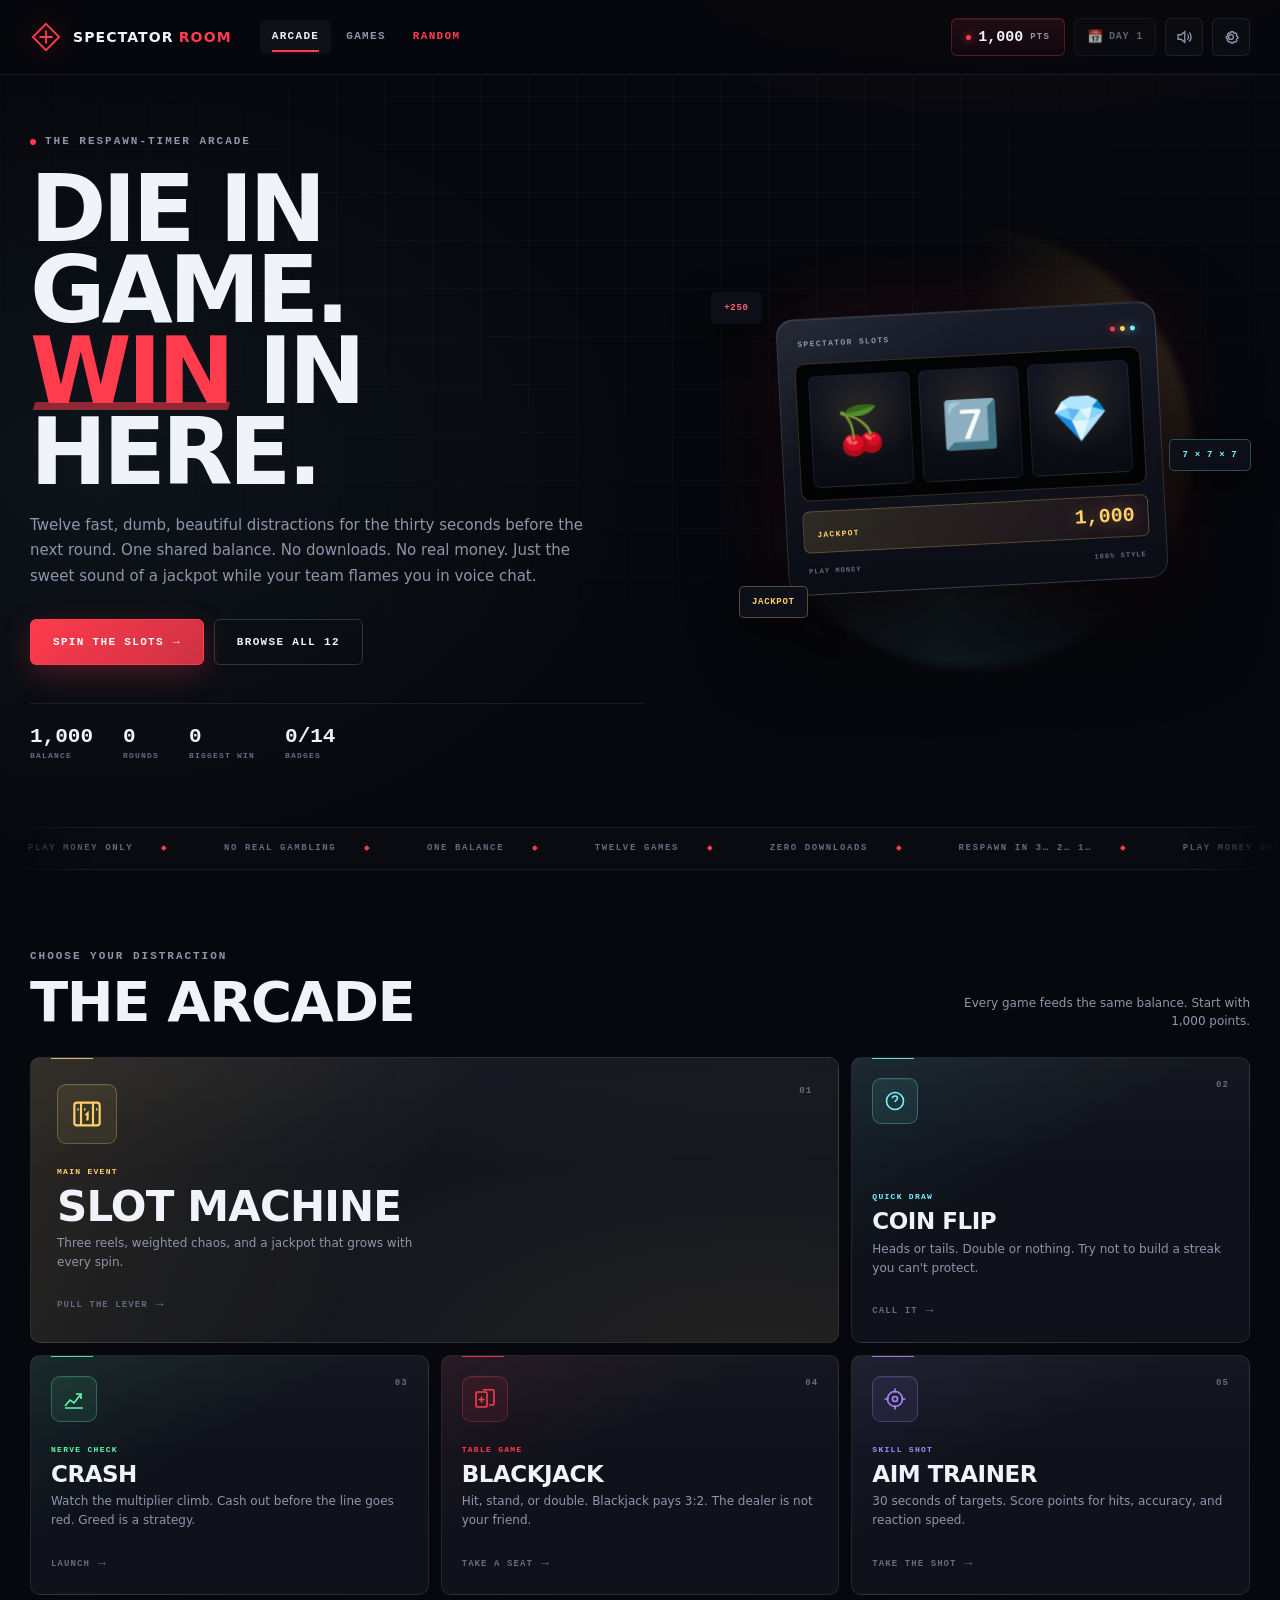
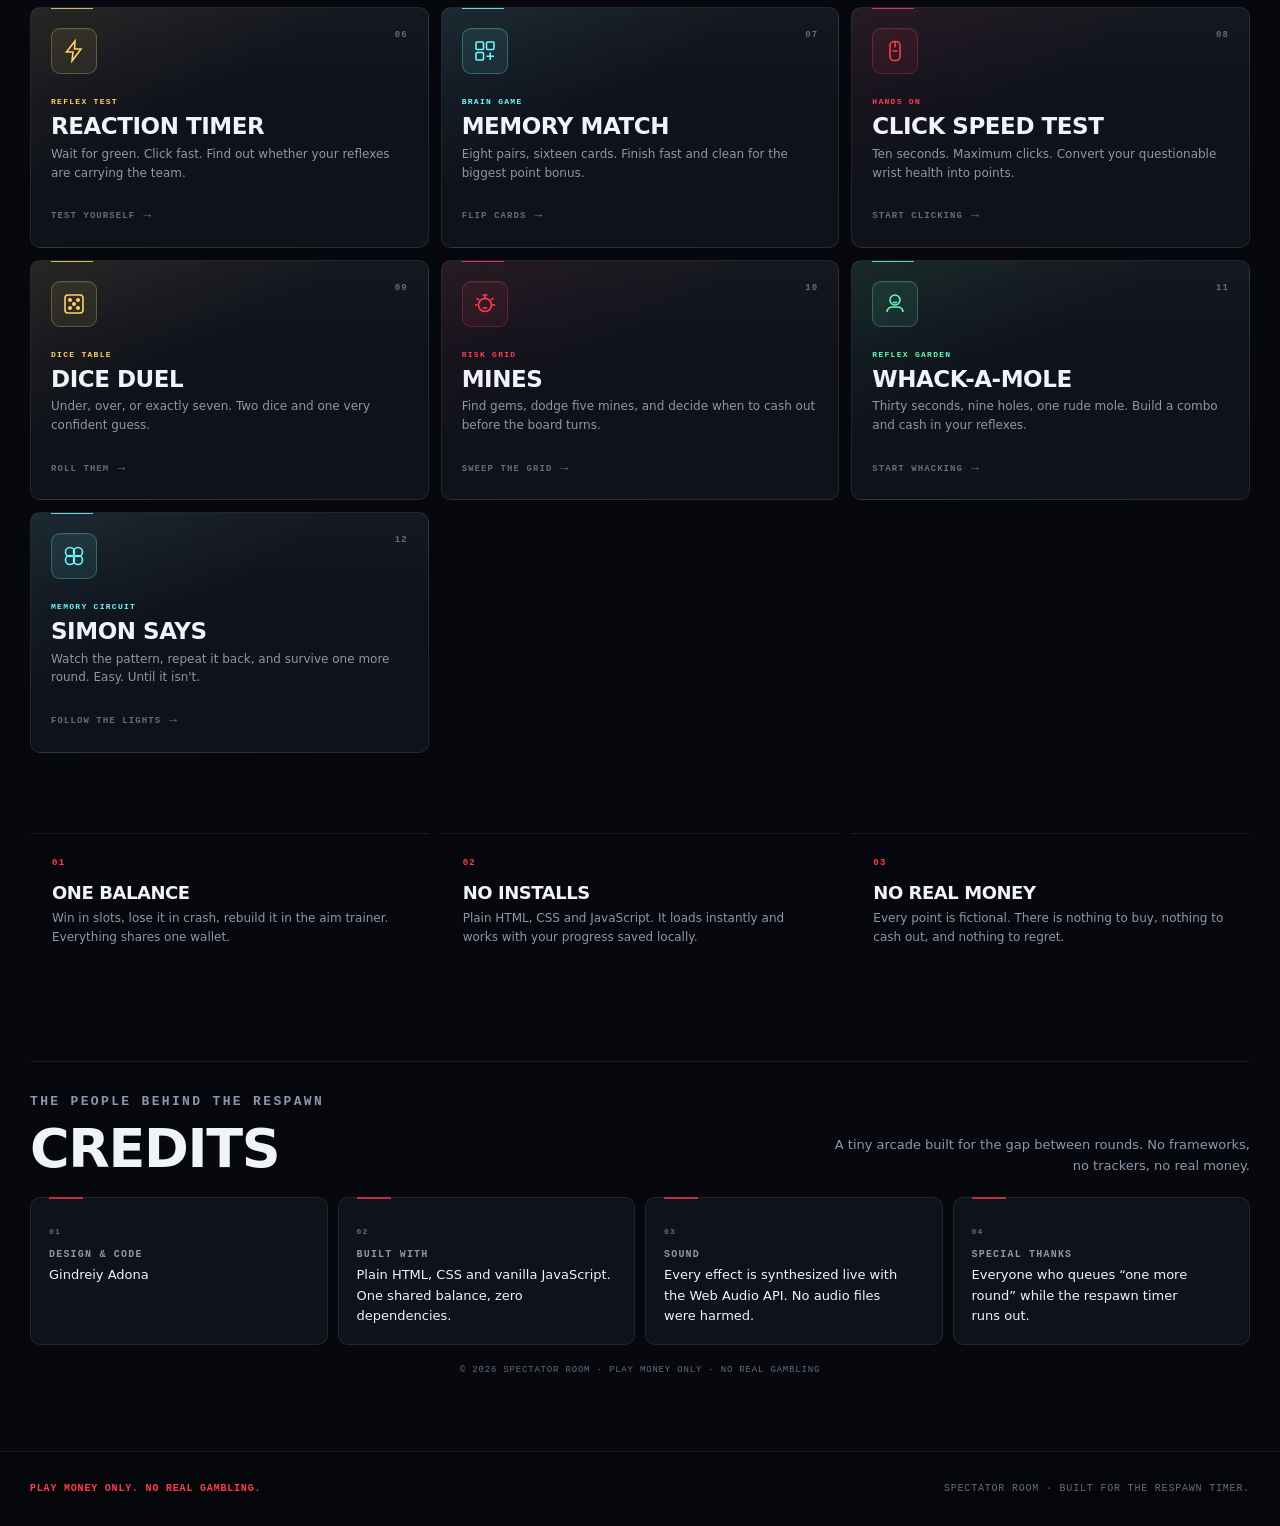
<file: index.html>
<!DOCTYPE html>
<html lang="en">
<head>
  <meta charset="UTF-8">
  <meta name="viewport" content="width=device-width, initial-scale=1.0">
  <meta name="description" content="Spectator Room — a play-money arcade for the respawn timer. Slots, crash, blackjack, and quick skill games.">
  <meta name="theme-color" content="#07080d">
  <link rel="icon" href="assets/favicon.svg" type="image/svg+xml">
  <title>Spectator Room — The Respawn-Timer Arcade</title>
  <script src="js/theme.js"></script>
  <link rel="stylesheet" href="css/style.css">
</head>
<body data-page="home">
  <header id="site-header"></header>

  <main>
    <!-- ================= HERO ================= -->
    <section class="hero wrap">
      <div class="hero-copy">
        <p class="eyebrow"><span class="status-dot" aria-hidden="true"></span> THE RESPAWN-TIMER ARCADE</p>
        <h1 class="hero-title">DIE IN GAME.<br><span class="text-red">WIN</span> IN HERE.</h1>
        <p class="hero-lede">
          Twelve fast, dumb, beautiful distractions for the thirty seconds before the next round.
          One shared balance. No downloads. No real money. Just the sweet sound of a jackpot
          while your team flames you in voice chat.
        </p>

        <div class="hero-actions">
          <a class="btn btn-primary" href="slots.html">
            SPIN THE SLOTS <span aria-hidden="true">→</span>
          </a>
          <a class="btn btn-ghost" href="#games">BROWSE ALL 12</a>
        </div>

        <div class="hero-stats" aria-label="Your play stats">
          <div class="hero-stat">
            <span class="hero-stat-value" data-balance>1,000</span>
            <span class="hero-stat-label">BALANCE</span>
          </div>
          <div class="hero-stat">
            <span class="hero-stat-value" data-stat="gamesPlayed">0</span>
            <span class="hero-stat-label">ROUNDS</span>
          </div>
          <div class="hero-stat">
            <span class="hero-stat-value" data-stat="biggestWin">0</span>
            <span class="hero-stat-label">BIGGEST WIN</span>
          </div>
          <div class="hero-stat">
            <span class="hero-stat-value" data-stat="achievements">0/14</span>
            <span class="hero-stat-label">BADGES</span>
          </div>
        </div>
      </div>

      <div class="hero-visual" aria-hidden="true">
        <div class="hero-halo"></div>
        <div class="mini-machine">
          <div class="mini-top">
            <span>SPECTATOR SLOTS</span>
            <span class="mini-lights"><i></i><i></i><i></i></span>
          </div>
          <div class="mini-reels">
            <div class="mini-reel">🍒</div>
            <div class="mini-reel">7️⃣</div>
            <div class="mini-reel">💎</div>
          </div>
          <div class="mini-jackpot">
            <span>JACKPOT</span>
            <strong data-jackpot>1,000</strong>
          </div>
          <div class="mini-footer">
            <span>PLAY MONEY</span>
            <span>100% STYLE</span>
          </div>
        </div>
        <div class="floating-chip floating-chip--red">+250</div>
        <div class="floating-chip floating-chip--cyan">7 × 7 × 7</div>
        <div class="floating-chip floating-chip--gold">JACKPOT</div>
      </div>
    </section>

    <!-- ================= TICKER ================= -->
    <div class="ticker" aria-hidden="true">
      <div class="ticker-track">
        <span>PLAY MONEY ONLY</span><span>NO REAL GAMBLING</span><span>ONE BALANCE</span>
        <span>TWELVE GAMES</span><span>ZERO DOWNLOADS</span><span>RESPAWN IN 3… 2… 1…</span>
        <span>PLAY MONEY ONLY</span><span>NO REAL GAMBLING</span><span>ONE BALANCE</span>
        <span>TWELVE GAMES</span><span>ZERO DOWNLOADS</span><span>RESPAWN IN 3… 2… 1…</span>
      </div>
    </div>

    <!-- ================= GAME GRID ================= -->
    <section class="game-section wrap" id="games">
      <div class="section-head">
        <div>
          <p class="eyebrow">CHOOSE YOUR DISTRACTION</p>
          <h2>The arcade</h2>
        </div>
        <p class="section-note">Every game feeds the same balance. Start with 1,000 points.</p>
      </div>

      <div class="game-grid">
        <a class="game-card game-card--featured" href="slots.html" style="--card-accent: #ffd166;">
          <div class="game-card-top">
            <span class="game-icon">
              <svg viewBox="0 0 24 24" fill="none" stroke="currentColor" stroke-width="1.6" aria-hidden="true">
                <rect x="2.5" y="3.5" width="19" height="17" rx="2" />
                <path d="M7.5 3.5v17M16.5 3.5v17" />
                <path d="M4.8 8.5h1M9.8 8.5h1M18.8 8.5h1" />
                <path d="m11 13 1.5-1.5V16M13 16h-1.5" />
              </svg>
            </span>
            <span class="game-number">01</span>
          </div>
          <div class="game-card-body">
            <span class="game-tag">MAIN EVENT</span>
            <h3>Slot Machine</h3>
            <p>Three reels, weighted chaos, and a jackpot that grows with every spin.</p>
          </div>
          <span class="game-card-cta">PULL THE LEVER <span aria-hidden="true">→</span></span>
        </a>

        <a class="game-card" href="coinflip.html" style="--card-accent: #6ff7ff;">
          <div class="game-card-top">
            <span class="game-icon">
              <svg viewBox="0 0 24 24" fill="none" stroke="currentColor" stroke-width="1.6" aria-hidden="true">
                <circle cx="12" cy="12" r="8.5" />
                <path d="M9.5 9.2c0-1.2 1.1-2.2 2.5-2.2s2.5 1 2.5 2.2c0 1.7-2.5 2-2.5 3.8M12 17.2h.01" />
              </svg>
            </span>
            <span class="game-number">02</span>
          </div>
          <div class="game-card-body">
            <span class="game-tag">QUICK DRAW</span>
            <h3>Coin Flip</h3>
            <p>Heads or tails. Double or nothing. Try not to build a streak you can't protect.</p>
          </div>
          <span class="game-card-cta">CALL IT <span aria-hidden="true">→</span></span>
        </a>

        <a class="game-card" href="crash.html" style="--card-accent: #5cffb1;">
          <div class="game-card-top">
            <span class="game-icon">
              <svg viewBox="0 0 24 24" fill="none" stroke="currentColor" stroke-width="1.6" aria-hidden="true">
                <path d="M3 19 8 13l4 3 7-9" />
                <path d="M14 7h5v5" />
                <path d="M3 21h18" />
              </svg>
            </span>
            <span class="game-number">03</span>
          </div>
          <div class="game-card-body">
            <span class="game-tag">NERVE CHECK</span>
            <h3>Crash</h3>
            <p>Watch the multiplier climb. Cash out before the line goes red. Greed is a strategy.</p>
          </div>
          <span class="game-card-cta">LAUNCH <span aria-hidden="true">→</span></span>
        </a>

        <a class="game-card" href="blackjack.html" style="--card-accent: #ff3b4e;">
          <div class="game-card-top">
            <span class="game-icon">
              <svg viewBox="0 0 24 24" fill="none" stroke="currentColor" stroke-width="1.6" aria-hidden="true">
                <rect x="3" y="5" width="11" height="15" rx="1.5" />
                <path d="M10 2.8h9.5A1.5 1.5 0 0 1 21 4.3v12.2a1.5 1.5 0 0 1-1.5 1.5H16" />
                <path d="M8.5 9.5v6M5.5 12.5h6" />
              </svg>
            </span>
            <span class="game-number">04</span>
          </div>
          <div class="game-card-body">
            <span class="game-tag">TABLE GAME</span>
            <h3>Blackjack</h3>
            <p>Hit, stand, or double. Blackjack pays 3:2. The dealer is not your friend.</p>
          </div>
          <span class="game-card-cta">TAKE A SEAT <span aria-hidden="true">→</span></span>
        </a>

        <a class="game-card" href="aim.html" style="--card-accent: #a78bfa;">
          <div class="game-card-top">
            <span class="game-icon">
              <svg viewBox="0 0 24 24" fill="none" stroke="currentColor" stroke-width="1.6" aria-hidden="true">
                <circle cx="12" cy="12" r="7.5" />
                <circle cx="12" cy="12" r="2.5" />
                <path d="M12 1.5v4M12 18.5v4M1.5 12h4M18.5 12h4" />
              </svg>
            </span>
            <span class="game-number">05</span>
          </div>
          <div class="game-card-body">
            <span class="game-tag">SKILL SHOT</span>
            <h3>Aim Trainer</h3>
            <p>30 seconds of targets. Score points for hits, accuracy, and reaction speed.</p>
          </div>
          <span class="game-card-cta">TAKE THE SHOT <span aria-hidden="true">→</span></span>
        </a>

        <a class="game-card" href="reaction.html" style="--card-accent: #ffd166;">
          <div class="game-card-top">
            <span class="game-icon">
              <svg viewBox="0 0 24 24" fill="none" stroke="currentColor" stroke-width="1.6" aria-hidden="true">
                <path d="M13 2 4.5 13H11l-1 9 9-12h-6.5L13 2Z" />
              </svg>
            </span>
            <span class="game-number">06</span>
          </div>
          <div class="game-card-body">
            <span class="game-tag">REFLEX TEST</span>
            <h3>Reaction Timer</h3>
            <p>Wait for green. Click fast. Find out whether your reflexes are carrying the team.</p>
          </div>
          <span class="game-card-cta">TEST YOURSELF <span aria-hidden="true">→</span></span>
        </a>

        <a class="game-card" href="memory.html" style="--card-accent: #6ff7ff;">
          <div class="game-card-top">
            <span class="game-icon">
              <svg viewBox="0 0 24 24" fill="none" stroke="currentColor" stroke-width="1.6" aria-hidden="true">
                <rect x="3" y="3" width="7.5" height="7.5" rx="1" />
                <rect x="13.5" y="3" width="7.5" height="7.5" rx="1" />
                <rect x="3" y="13.5" width="7.5" height="7.5" rx="1" />
                <path d="M17.2 13.5v7.5M13.5 17.2H21" />
              </svg>
            </span>
            <span class="game-number">07</span>
          </div>
          <div class="game-card-body">
            <span class="game-tag">BRAIN GAME</span>
            <h3>Memory Match</h3>
            <p>Eight pairs, sixteen cards. Finish fast and clean for the biggest point bonus.</p>
          </div>
          <span class="game-card-cta">FLIP CARDS <span aria-hidden="true">→</span></span>
        </a>

        <a class="game-card" href="cps.html" style="--card-accent: #ff3b4e;">
          <div class="game-card-top">
            <span class="game-icon">
              <svg viewBox="0 0 24 24" fill="none" stroke="currentColor" stroke-width="1.6" aria-hidden="true">
                <rect x="7" y="2.5" width="10" height="19" rx="4" />
                <path d="M12 2.5v6" />
                <path d="M9.5 12h5" />
              </svg>
            </span>
            <span class="game-number">08</span>
          </div>
          <div class="game-card-body">
            <span class="game-tag">HANDS ON</span>
            <h3>Click Speed Test</h3>
            <p>Ten seconds. Maximum clicks. Convert your questionable wrist health into points.</p>
          </div>
          <span class="game-card-cta">START CLICKING <span aria-hidden="true">→</span></span>
        </a>

        <a class="game-card" href="dice.html" style="--card-accent: #ffd166;">
          <div class="game-card-top">
            <span class="game-icon">
              <svg viewBox="0 0 24 24" fill="none" stroke="currentColor" stroke-width="1.6" aria-hidden="true">
                <rect x="3" y="3" width="18" height="18" rx="3" />
                <circle cx="8" cy="8" r="1.2" fill="currentColor" />
                <circle cx="16" cy="8" r="1.2" fill="currentColor" />
                <circle cx="12" cy="12" r="1.2" fill="currentColor" />
                <circle cx="8" cy="16" r="1.2" fill="currentColor" />
                <circle cx="16" cy="16" r="1.2" fill="currentColor" />
              </svg>
            </span>
            <span class="game-number">09</span>
          </div>
          <div class="game-card-body">
            <span class="game-tag">DICE TABLE</span>
            <h3>Dice Duel</h3>
            <p>Under, over, or exactly seven. Two dice and one very confident guess.</p>
          </div>
          <span class="game-card-cta">ROLL THEM <span aria-hidden="true">→</span></span>
        </a>

        <a class="game-card" href="mines.html" style="--card-accent: #ff3b4e;">
          <div class="game-card-top">
            <span class="game-icon">
              <svg viewBox="0 0 24 24" fill="none" stroke="currentColor" stroke-width="1.6" aria-hidden="true">
                <circle cx="12" cy="13" r="6.5" />
                <path d="M12 6.5V3M9.5 3h5M18 8l2.5-2M6 8 3.5 6M18.5 13H22M2 13h2.5" />
                <path d="M9.5 11.5h.01M14.5 11.5h.01M10 15.5c1.2.8 2.8.8 4 0" />
              </svg>
            </span>
            <span class="game-number">10</span>
          </div>
          <div class="game-card-body">
            <span class="game-tag">RISK GRID</span>
            <h3>Mines</h3>
            <p>Find gems, dodge five mines, and decide when to cash out before the board turns.</p>
          </div>
          <span class="game-card-cta">SWEEP THE GRID <span aria-hidden="true">→</span></span>
        </a>

        <a class="game-card" href="whack.html" style="--card-accent: #5cffb1;">
          <div class="game-card-top">
            <span class="game-icon">
              <svg viewBox="0 0 24 24" fill="none" stroke="currentColor" stroke-width="1.6" aria-hidden="true">
                <path d="M4 20c0-3 2.5-5 5-5h6c2.5 0 5 2 5 5" />
                <circle cx="12" cy="8" r="5" />
                <path d="M9.5 7h.01M14.5 7h.01M10 10c1.2.8 2.8.8 4 0" />
              </svg>
            </span>
            <span class="game-number">11</span>
          </div>
          <div class="game-card-body">
            <span class="game-tag">REFLEX GARDEN</span>
            <h3>Whack-a-Mole</h3>
            <p>Thirty seconds, nine holes, one rude mole. Build a combo and cash in your reflexes.</p>
          </div>
          <span class="game-card-cta">START WHACKING <span aria-hidden="true">→</span></span>
        </a>

        <a class="game-card" href="simon.html" style="--card-accent: #6ff7ff;">
          <div class="game-card-top">
            <span class="game-icon">
              <svg viewBox="0 0 24 24" fill="none" stroke="currentColor" stroke-width="1.6" aria-hidden="true">
                <circle cx="8" cy="8" r="4.5" />
                <circle cx="16" cy="8" r="4.5" />
                <circle cx="8" cy="16" r="4.5" />
                <circle cx="16" cy="16" r="4.5" />
              </svg>
            </span>
            <span class="game-number">12</span>
          </div>
          <div class="game-card-body">
            <span class="game-tag">MEMORY CIRCUIT</span>
            <h3>Simon Says</h3>
            <p>Watch the pattern, repeat it back, and survive one more round. Easy. Until it isn't.</p>
          </div>
          <span class="game-card-cta">FOLLOW THE LIGHTS <span aria-hidden="true">→</span></span>
        </a>
      </div>
    </section>

    <!-- ================= INFO STRIP ================= -->
    <section class="info-strip wrap">
      <div class="info-card">
        <span class="info-index">01</span>
        <h3>One balance</h3>
        <p>Win in slots, lose it in crash, rebuild it in the aim trainer. Everything shares one wallet.</p>
      </div>
      <div class="info-card">
        <span class="info-index">02</span>
        <h3>No installs</h3>
        <p>Plain HTML, CSS and JavaScript. It loads instantly and works with your progress saved locally.</p>
      </div>
      <div class="info-card">
        <span class="info-index">03</span>
        <h3>No real money</h3>
        <p>Every point is fictional. There is nothing to buy, nothing to cash out, and nothing to regret.</p>
      </div>
    </section>

    <!-- ================= CREDITS ================= -->
    <section class="credits wrap" aria-labelledby="credits-title">
      <div class="credits-head">
        <div>
          <p class="eyebrow">THE PEOPLE BEHIND THE RESPAWN</p>
          <h2 id="credits-title">Credits</h2>
        </div>
        <p>A tiny arcade built for the gap between rounds. No frameworks, no trackers, no real money.</p>
      </div>

      <div class="credits-grid">
        <div class="credit-card">
          <span class="credit-index">01</span>
          <h3>Design &amp; code</h3>
          <p>Gindreiy Adona</p>
        </div>
        <div class="credit-card">
          <span class="credit-index">02</span>
          <h3>Built with</h3>
          <p>Plain HTML, CSS and vanilla JavaScript. One shared balance, zero dependencies.</p>
        </div>
        <div class="credit-card">
          <span class="credit-index">03</span>
          <h3>Sound</h3>
          <p>Every effect is synthesized live with the Web Audio API. No audio files were harmed.</p>
        </div>
        <div class="credit-card">
          <span class="credit-index">04</span>
          <h3>Special thanks</h3>
          <p>Everyone who queues “one more round” while the respawn timer runs out.</p>
        </div>
      </div>

      <p class="credits-note">© 2026 Spectator Room · Play money only · No real gambling</p>
    </section>
  </main>

  <footer id="site-footer"></footer>

  <script src="js/points.js"></script>
</body>
</html>
</file>
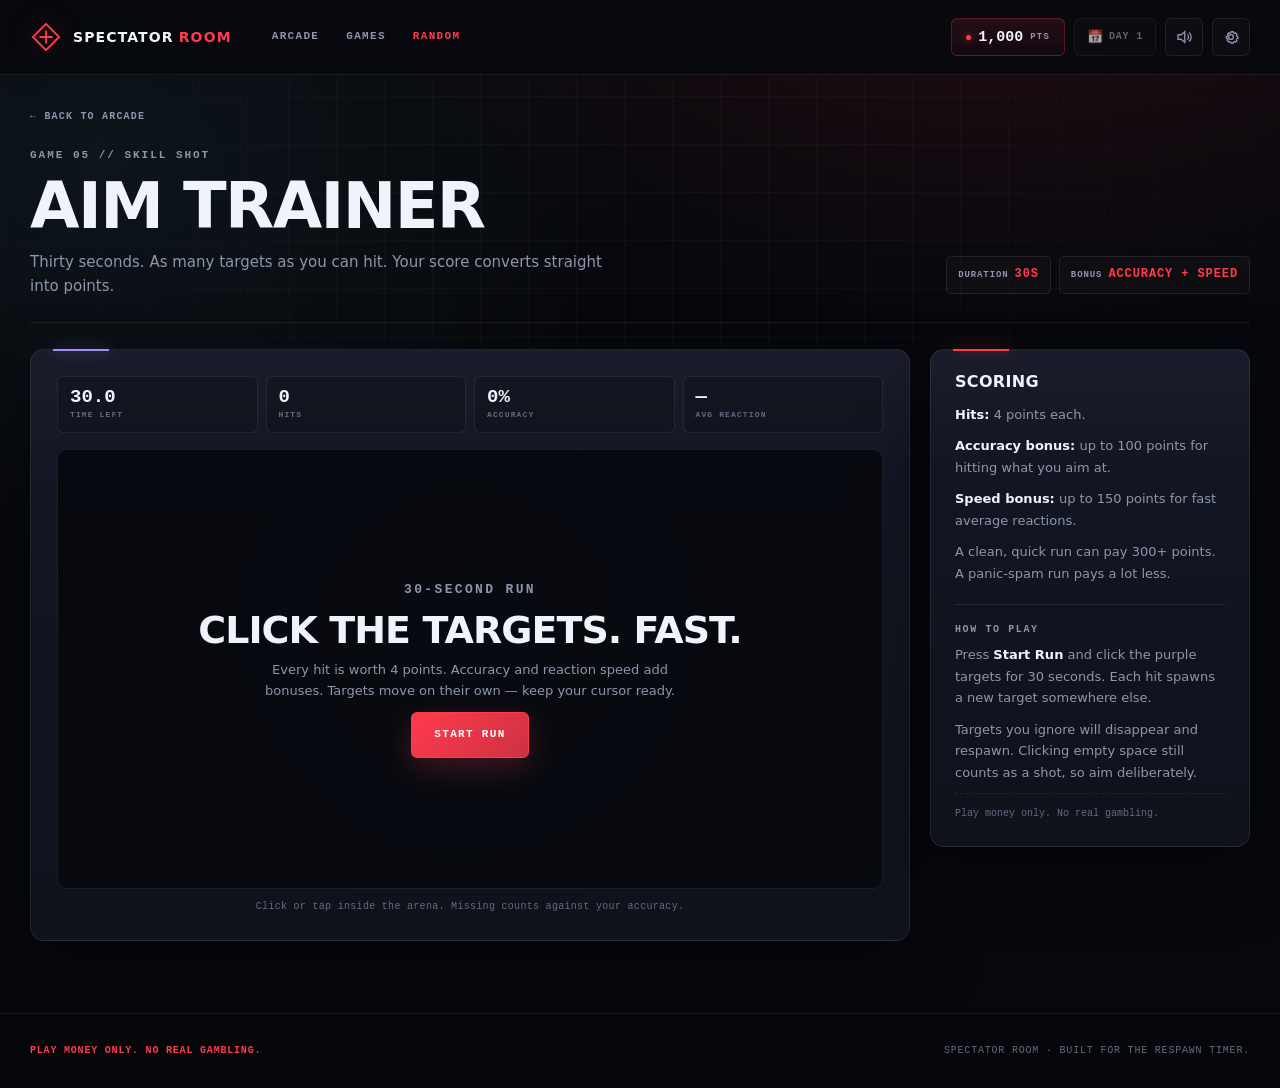
<file: aim.html>
<!DOCTYPE html>
<html lang="en">
<head>
  <meta charset="UTF-8">
  <meta name="viewport" content="width=device-width, initial-scale=1.0">
  <meta name="description" content="Aim Trainer — 30 seconds of targets. Turn accuracy and reaction speed into play-money points.">
  <meta name="theme-color" content="#07080d">
  <link rel="icon" href="assets/favicon.svg" type="image/svg+xml">
  <title>Aim Trainer — Spectator Room</title>
  <script src="js/theme.js"></script>
  <link rel="stylesheet" href="css/style.css">
</head>
<body data-page="aim">
  <header id="site-header"></header>

  <main class="page-shell">
    <a class="back-link" href="index.html">← Back to arcade</a>

    <header class="game-header">
      <div>
        <p class="eyebrow">GAME 05 // SKILL SHOT</p>
        <h1>Aim Trainer</h1>
        <p class="game-sub">Thirty seconds. As many targets as you can hit. Your score converts straight into points.</p>
      </div>
      <div class="game-badges">
        <span class="badge">DURATION <strong>30s</strong></span>
        <span class="badge">BONUS <strong>ACCURACY + SPEED</strong></span>
      </div>
    </header>

    <div class="game-layout">
      <section class="panel game-panel aim-panel">
        <div class="game-hud" aria-live="off">
          <div><span id="aim-time">30.0</span><small>TIME LEFT</small></div>
          <div><span id="aim-hits">0</span><small>HITS</small></div>
          <div><span id="aim-acc">0%</span><small>ACCURACY</small></div>
          <div><span id="aim-react">—</span><small>AVG REACTION</small></div>
        </div>

        <div class="aim-arena" id="aim-arena">
          <div class="aim-overlay" id="aim-overlay">
            <p class="eyebrow">30-SECOND RUN</p>
            <h2 id="aim-title">Click the targets. Fast.</h2>
            <p id="aim-message">
              Every hit is worth 4 points. Accuracy and reaction speed add bonuses.
              Targets move on their own — keep your cursor ready.
            </p>

            <div class="aim-result" id="aim-result" hidden>
              <div><span id="aim-r-hits">0</span><small>HITS</small></div>
              <div><span id="aim-r-acc">0%</span><small>ACCURACY</small></div>
              <div><span id="aim-r-react">—</span><small>AVG REACT</small></div>
            </div>

            <p class="aim-payout" id="aim-payout" hidden>+0 points</p>

            <button class="btn btn-primary" id="aim-start" type="button">START RUN</button>
          </div>
        </div>

        <p class="microcopy aim-tip">Click or tap inside the arena. Missing counts against your accuracy.</p>
      </section>

      <aside class="panel side-panel">
        <h2 class="panel-title">Scoring</h2>
        <p><strong>Hits:</strong> 4 points each.</p>
        <p><strong>Accuracy bonus:</strong> up to 100 points for hitting what you aim at.</p>
        <p><strong>Speed bonus:</strong> up to 150 points for fast average reactions.</p>
        <p>A clean, quick run can pay 300+ points. A panic-spam run pays a lot less.</p>

        <div class="divider"></div>

        <h3>How to play</h3>
        <p>Press <strong>Start Run</strong> and click the purple targets for 30 seconds. Each hit spawns a new target somewhere else.</p>
        <p>Targets you ignore will disappear and respawn. Clicking empty space still counts as a shot, so aim deliberately.</p>

        <p class="fine-print">Play money only. No real gambling.</p>
      </aside>
    </div>
  </main>

  <footer id="site-footer"></footer>

  <script src="js/points.js"></script>
  <script src="js/aim.js"></script>
</body>
</html>
</file>
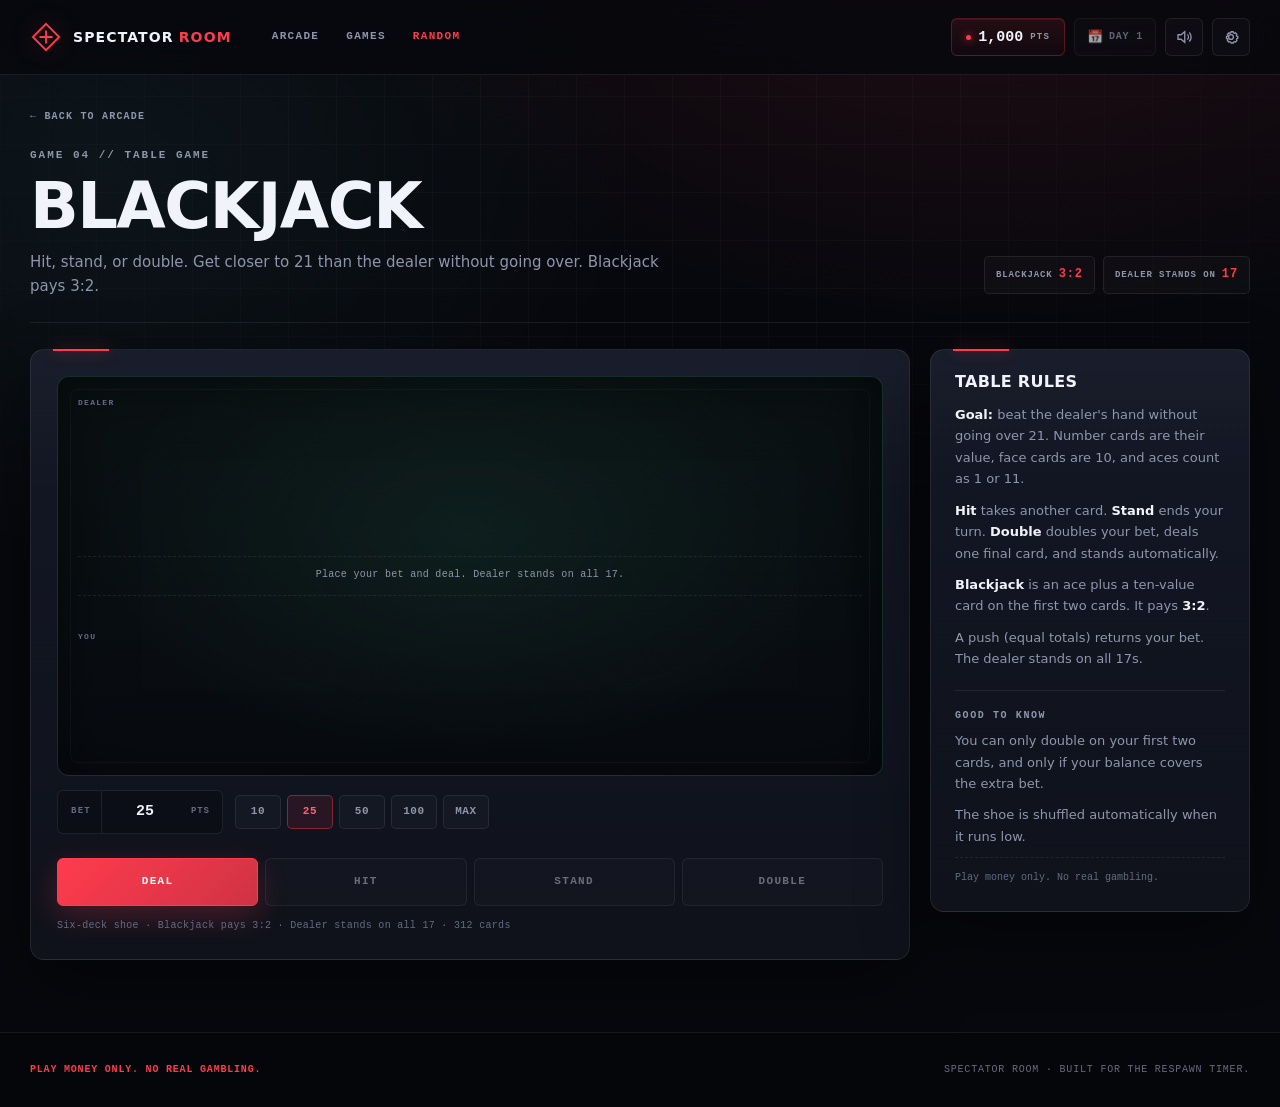
<file: blackjack.html>
<!DOCTYPE html>
<html lang="en">
<head>
  <meta charset="UTF-8">
  <meta name="viewport" content="width=device-width, initial-scale=1.0">
  <meta name="description" content="Blackjack — hit, stand, or double down in a play-money six-deck shoe.">
  <meta name="theme-color" content="#07080d">
  <link rel="icon" href="assets/favicon.svg" type="image/svg+xml">
  <title>Blackjack — Spectator Room</title>
  <script src="js/theme.js"></script>
  <link rel="stylesheet" href="css/style.css">
</head>
<body data-page="blackjack">
  <header id="site-header"></header>

  <main class="page-shell">
    <a class="back-link" href="index.html">← Back to arcade</a>

    <header class="game-header">
      <div>
        <p class="eyebrow">GAME 04 // TABLE GAME</p>
        <h1>Blackjack</h1>
        <p class="game-sub">Hit, stand, or double. Get closer to 21 than the dealer without going over. Blackjack pays 3:2.</p>
      </div>
      <div class="game-badges">
        <span class="badge">BLACKJACK <strong>3:2</strong></span>
        <span class="badge">DEALER STANDS ON <strong>17</strong></span>
      </div>
    </header>

    <div class="game-layout">
      <section class="panel game-panel blackjack-panel">
        <div class="bj-table">
          <div class="bj-row">
            <div class="bj-label">DEALER <span id="bj-dealer-total"></span></div>
            <div class="bj-hand" id="bj-dealer-hand" aria-label="Dealer hand"></div>
          </div>

          <div class="bj-center" id="bj-status" aria-live="polite">
            Place your bet and deal. Dealer stands on all 17.
          </div>

          <div class="bj-row">
            <div class="bj-label">YOU <span id="bj-player-total"></span></div>
            <div class="bj-hand" id="bj-player-hand" aria-label="Your hand"></div>
          </div>
        </div>

        <div class="bj-controls">
          <div class="bet-bar">
            <div class="bet-field">
              <span>BET</span>
              <input id="bj-bet" type="number" min="10"  step="5" value="25" inputmode="numeric" aria-label="Bet amount">
              <span class="pts">PTS</span>
            </div>
            <div class="bet-chips">
              <button class="chip" type="button" data-bj-bet="10">10</button>
              <button class="chip" type="button" data-bj-bet="25">25</button>
              <button class="chip" type="button" data-bj-bet="50">50</button>
              <button class="chip" type="button" data-bj-bet="100">100</button>
              <button class="chip" type="button" data-bj-bet="max">MAX</button>
            </div>
          </div>

          <div class="bj-actions">
            <button class="btn btn-primary" id="bj-deal" type="button">DEAL</button>
            <button class="btn" id="bj-hit" type="button" disabled>HIT</button>
            <button class="btn" id="bj-stand" type="button" disabled>STAND</button>
            <button class="btn" id="bj-double" type="button" disabled>DOUBLE</button>
          </div>

          <p class="microcopy">
            Six-deck shoe · Blackjack pays 3:2 · Dealer stands on all 17 ·
            <span id="bj-shoe">312 cards</span>
          </p>
        </div>
      </section>

      <aside class="panel side-panel">
        <h2 class="panel-title">Table rules</h2>
        <p><strong>Goal:</strong> beat the dealer's hand without going over 21. Number cards are their value, face cards are 10, and aces count as 1 or 11.</p>
        <p><strong>Hit</strong> takes another card. <strong>Stand</strong> ends your turn. <strong>Double</strong> doubles your bet, deals one final card, and stands automatically.</p>
        <p><strong>Blackjack</strong> is an ace plus a ten-value card on the first two cards. It pays <strong>3:2</strong>.</p>
        <p>A push (equal totals) returns your bet. The dealer stands on all 17s.</p>

        <div class="divider"></div>

        <h3>Good to know</h3>
        <p>You can only double on your first two cards, and only if your balance covers the extra bet.</p>
        <p>The shoe is shuffled automatically when it runs low.</p>

        <p class="fine-print">Play money only. No real gambling.</p>
      </aside>
    </div>
  </main>

  <footer id="site-footer"></footer>

  <script src="js/points.js"></script>
  <script src="js/blackjack.js"></script>
</body>
</html>
</file>
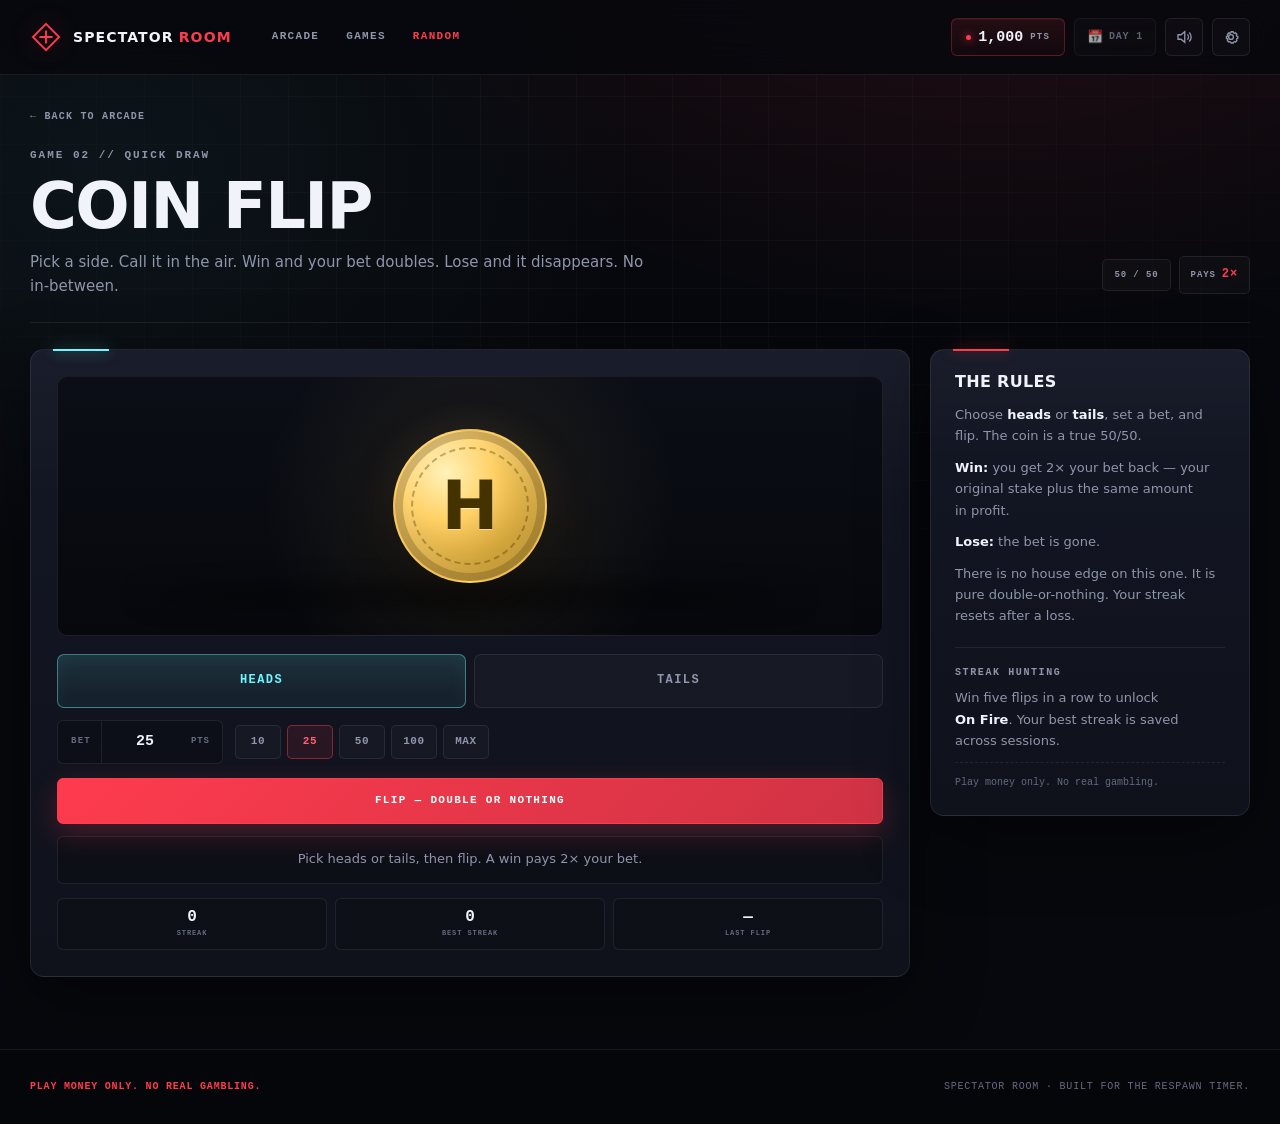
<file: coinflip.html>
<!DOCTYPE html>
<html lang="en">
<head>
  <meta charset="UTF-8">
  <meta name="viewport" content="width=device-width, initial-scale=1.0">
  <meta name="description" content="Coin Flip — call heads or tails and double your play-money points.">
  <meta name="theme-color" content="#07080d">
  <link rel="icon" href="assets/favicon.svg" type="image/svg+xml">
  <title>Coin Flip — Spectator Room</title>
  <script src="js/theme.js"></script>
  <link rel="stylesheet" href="css/style.css">
</head>
<body data-page="coinflip">
  <header id="site-header"></header>

  <main class="page-shell">
    <a class="back-link" href="index.html">← Back to arcade</a>

    <header class="game-header">
      <div>
        <p class="eyebrow">GAME 02 // QUICK DRAW</p>
        <h1>Coin Flip</h1>
        <p class="game-sub">Pick a side. Call it in the air. Win and your bet doubles. Lose and it disappears. No in-between.</p>
      </div>
      <div class="game-badges">
        <span class="badge">50 / 50</span>
        <span class="badge">PAYS <strong>2×</strong></span>
      </div>
    </header>

    <div class="game-layout">
      <section class="panel game-panel coin-panel">
        <div class="coin-stage" id="coin-stage">
          <div class="coin-wrap">
            <div class="coin" id="coin">
              <div class="coin-face coin-front" aria-hidden="true">H</div>
              <div class="coin-face coin-back" aria-hidden="true">T</div>
            </div>
          </div>
        </div>

        <div class="choice-row" role="group" aria-label="Choose heads or tails">
          <button class="choice-btn is-active" type="button" data-choice="heads">HEADS</button>
          <button class="choice-btn" type="button" data-choice="tails">TAILS</button>
        </div>

        <div class="bet-bar">
          <div class="bet-field">
            <span>BET</span>
            <input id="coin-bet" type="number" min="10"  step="5" value="25" inputmode="numeric" aria-label="Bet amount">
            <span class="pts">PTS</span>
          </div>
          <div class="bet-chips">
            <button class="chip" type="button" data-coin-bet="10">10</button>
            <button class="chip" type="button" data-coin-bet="25">25</button>
            <button class="chip" type="button" data-coin-bet="50">50</button>
            <button class="chip" type="button" data-coin-bet="100">100</button>
            <button class="chip" type="button" data-coin-bet="max">MAX</button>
          </div>
        </div>

        <button class="btn btn-primary btn-wide" id="coin-flip" type="button" style="margin-top: 14px;">
          FLIP — DOUBLE OR NOTHING
        </button>

        <div class="coin-result" id="coin-result" aria-live="polite">
          Pick heads or tails, then flip. A win pays 2× your bet.
        </div>

        <div class="mini-stats">
          <div><span id="coin-streak">0</span><small>STREAK</small></div>
          <div><span id="coin-best">0</span><small>BEST STREAK</small></div>
          <div><span id="coin-last">—</span><small>LAST FLIP</small></div>
        </div>
      </section>

      <aside class="panel side-panel">
        <h2 class="panel-title">The rules</h2>
        <p>Choose <strong>heads</strong> or <strong>tails</strong>, set a bet, and flip. The coin is a true 50/50.</p>
        <p><strong>Win:</strong> you get 2× your bet back — your original stake plus the same amount in profit.</p>
        <p><strong>Lose:</strong> the bet is gone.</p>
        <p>There is no house edge on this one. It is pure double-or-nothing. Your streak resets after a loss.</p>

        <div class="divider"></div>

        <h3>Streak hunting</h3>
        <p>Win five flips in a row to unlock <strong>On Fire</strong>. Your best streak is saved across sessions.</p>

        <p class="fine-print">Play money only. No real gambling.</p>
      </aside>
    </div>
  </main>

  <footer id="site-footer"></footer>

  <script src="js/points.js"></script>
  <script src="js/coinflip.js"></script>
</body>
</html>
</file>
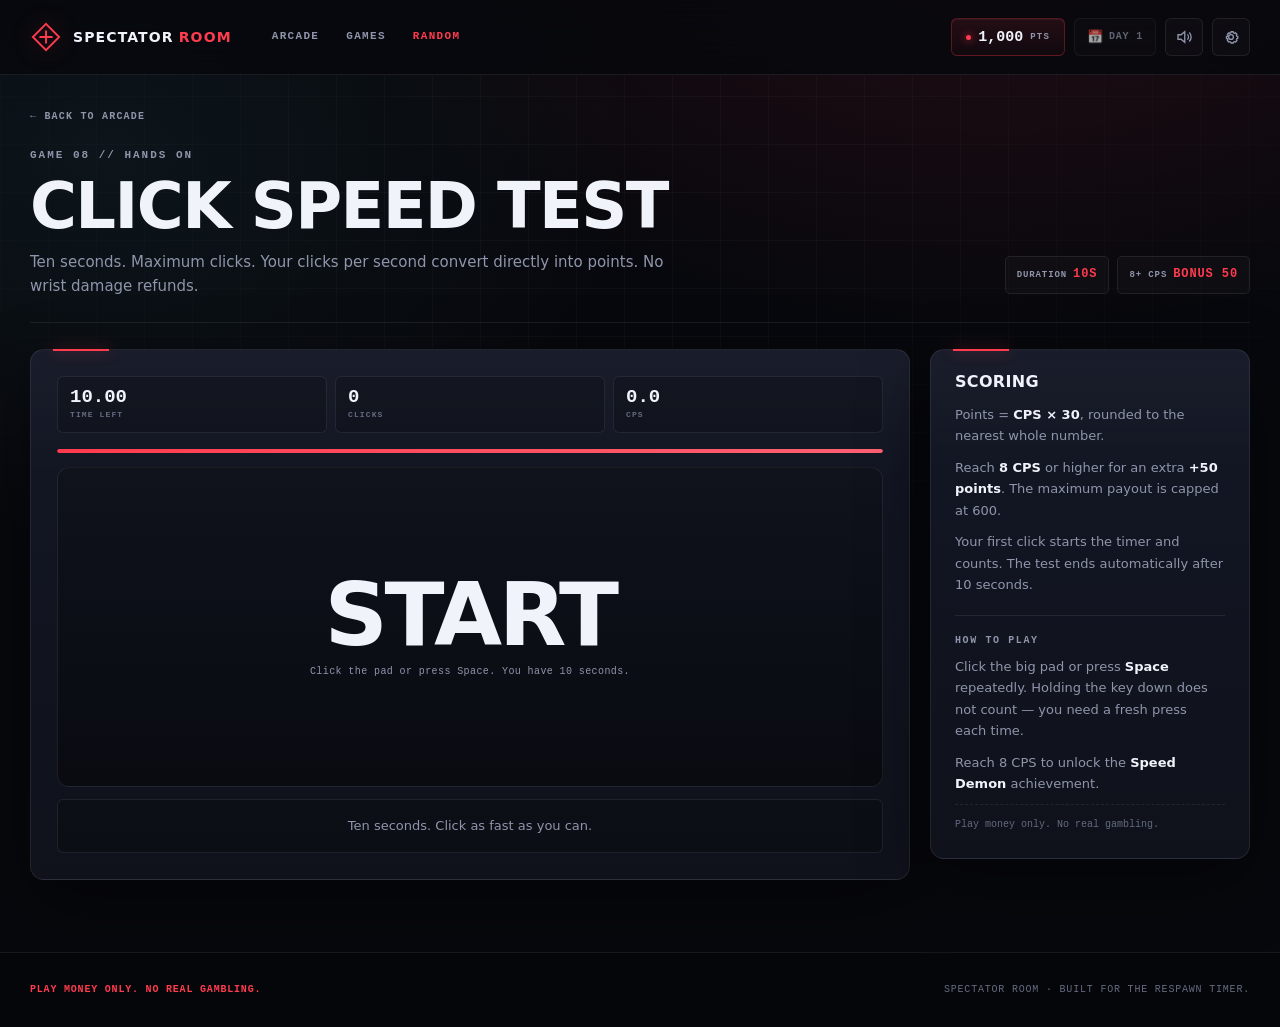
<file: cps.html>
<!DOCTYPE html>
<html lang="en">
<head>
  <meta charset="UTF-8">
  <meta name="viewport" content="width=device-width, initial-scale=1.0">
  <meta name="description" content="Click Speed Test — ten seconds of clicking. Turn your CPS into play-money points.">
  <meta name="theme-color" content="#07080d">
  <link rel="icon" href="assets/favicon.svg" type="image/svg+xml">
  <title>Click Speed Test — Spectator Room</title>
  <script src="js/theme.js"></script>
  <link rel="stylesheet" href="css/style.css">
</head>
<body data-page="cps">
  <header id="site-header"></header>

  <main class="page-shell">
    <a class="back-link" href="index.html">← Back to arcade</a>

    <header class="game-header">
      <div>
        <p class="eyebrow">GAME 08 // HANDS ON</p>
        <h1>Click Speed Test</h1>
        <p class="game-sub">Ten seconds. Maximum clicks. Your clicks per second convert directly into points. No wrist damage refunds.</p>
      </div>
      <div class="game-badges">
        <span class="badge">DURATION <strong>10s</strong></span>
        <span class="badge">8+ CPS <strong>BONUS 50</strong></span>
      </div>
    </header>

    <div class="game-layout">
      <section class="panel game-panel cps-panel">
        <div class="game-hud">
          <div><span id="cps-timer">10.00</span><small>TIME LEFT</small></div>
          <div><span id="cps-count">0</span><small>CLICKS</small></div>
          <div><span id="cps-live">0.0</span><small>CPS</small></div>
        </div>

        <div class="cps-progress" aria-hidden="true"><span id="cps-progress"></span></div>

        <button class="cps-pad" id="cps-pad" type="button" aria-label="Click speed test pad. Click or press Space to start.">
          <span class="cps-pad-label" id="cps-pad-label">START</span>
          <span class="cps-pad-sub" id="cps-pad-sub">Click the pad or press Space. You have 10 seconds.</span>
        </button>

        <div class="cps-result" id="cps-result" aria-live="polite">
          Ten seconds. Click as fast as you can.
        </div>
      </section>

      <aside class="panel side-panel">
        <h2 class="panel-title">Scoring</h2>
        <p>Points = <strong>CPS × 30</strong>, rounded to the nearest whole number.</p>
        <p>Reach <strong>8 CPS</strong> or higher for an extra <strong>+50 points</strong>. The maximum payout is capped at 600.</p>
        <p>Your first click starts the timer and counts. The test ends automatically after 10 seconds.</p>

        <div class="divider"></div>

        <h3>How to play</h3>
        <p>Click the big pad or press <strong>Space</strong> repeatedly. Holding the key down does not count — you need a fresh press each time.</p>
        <p>Reach 8 CPS to unlock the <strong>Speed Demon</strong> achievement.</p>

        <p class="fine-print">Play money only. No real gambling.</p>
      </aside>
    </div>
  </main>

  <footer id="site-footer"></footer>

  <script src="js/points.js"></script>
  <script src="js/cps.js"></script>
</body>
</html>
</file>
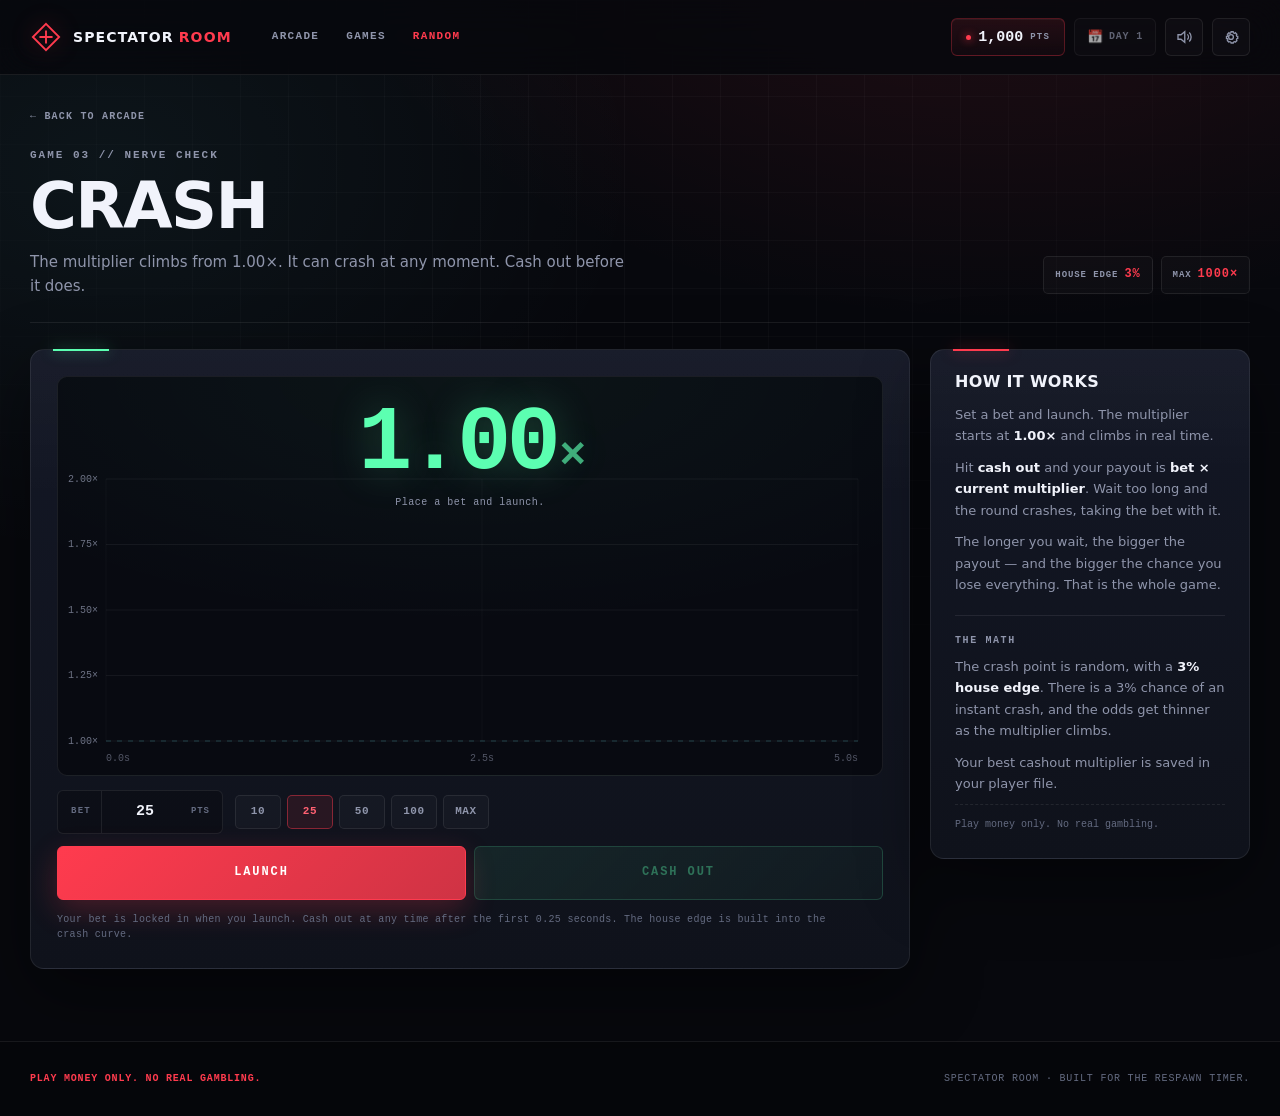
<file: crash.html>
<!DOCTYPE html>
<html lang="en">
<head>
  <meta charset="UTF-8">
  <meta name="viewport" content="width=device-width, initial-scale=1.0">
  <meta name="description" content="Crash — watch the multiplier climb and cash out before it crashes. Play-money only.">
  <meta name="theme-color" content="#07080d">
  <link rel="icon" href="assets/favicon.svg" type="image/svg+xml">
  <title>Crash — Spectator Room</title>
  <script src="js/theme.js"></script>
  <link rel="stylesheet" href="css/style.css">
</head>
<body data-page="crash">
  <header id="site-header"></header>

  <main class="page-shell">
    <a class="back-link" href="index.html">← Back to arcade</a>

    <header class="game-header">
      <div>
        <p class="eyebrow">GAME 03 // NERVE CHECK</p>
        <h1>Crash</h1>
        <p class="game-sub">The multiplier climbs from 1.00×. It can crash at any moment. Cash out before it does.</p>
      </div>
      <div class="game-badges">
        <span class="badge">HOUSE EDGE <strong>3%</strong></span>
        <span class="badge">MAX <strong>1000×</strong></span>
      </div>
    </header>

    <div class="game-layout">
      <section class="panel game-panel crash-panel">
        <div class="crash-stage" id="crash-stage">
          <canvas id="crash-canvas" aria-hidden="true"></canvas>

          <div class="crash-overlay">
            <div class="crash-multiplier" id="crash-multiplier">1.00<span>×</span></div>
            <div class="crash-status" id="crash-status">Place a bet and launch.</div>
          </div>

          <div class="crash-history" id="crash-history" aria-label="Recent rounds"></div>
        </div>

        <div class="crash-controls">
          <div class="bet-bar">
            <div class="bet-field">
              <span>BET</span>
              <input id="crash-bet" type="number" min="10"  step="5" value="25" inputmode="numeric" aria-label="Bet amount">
              <span class="pts">PTS</span>
            </div>
            <div class="bet-chips">
              <button class="chip" type="button" data-crash-bet="10">10</button>
              <button class="chip" type="button" data-crash-bet="25">25</button>
              <button class="chip" type="button" data-crash-bet="50">50</button>
              <button class="chip" type="button" data-crash-bet="100">100</button>
              <button class="chip" type="button" data-crash-bet="max">MAX</button>
            </div>
          </div>

          <div class="crash-buttons">
            <button class="btn btn-primary" id="crash-start" type="button">LAUNCH</button>
            <button class="btn btn-cashout" id="crash-cashout" type="button" disabled>CASH OUT</button>
          </div>

          <p class="microcopy">
            Your bet is locked in when you launch. Cash out at any time after the first 0.25 seconds.
            The house edge is built into the crash curve.
          </p>
        </div>
      </section>

      <aside class="panel side-panel">
        <h2 class="panel-title">How it works</h2>
        <p>Set a bet and launch. The multiplier starts at <strong>1.00×</strong> and climbs in real time.</p>
        <p>Hit <strong>cash out</strong> and your payout is <strong>bet × current multiplier</strong>. Wait too long and the round crashes, taking the bet with it.</p>
        <p>The longer you wait, the bigger the payout — and the bigger the chance you lose everything. That is the whole game.</p>

        <div class="divider"></div>

        <h3>The math</h3>
        <p>The crash point is random, with a <strong>3% house edge</strong>. There is a 3% chance of an instant crash, and the odds get thinner as the multiplier climbs.</p>
        <p>Your best cashout multiplier is saved in your player file.</p>

        <p class="fine-print">Play money only. No real gambling.</p>
      </aside>
    </div>
  </main>

  <footer id="site-footer"></footer>

  <script src="js/points.js"></script>
  <script src="js/crash.js"></script>
</body>
</html>
</file>
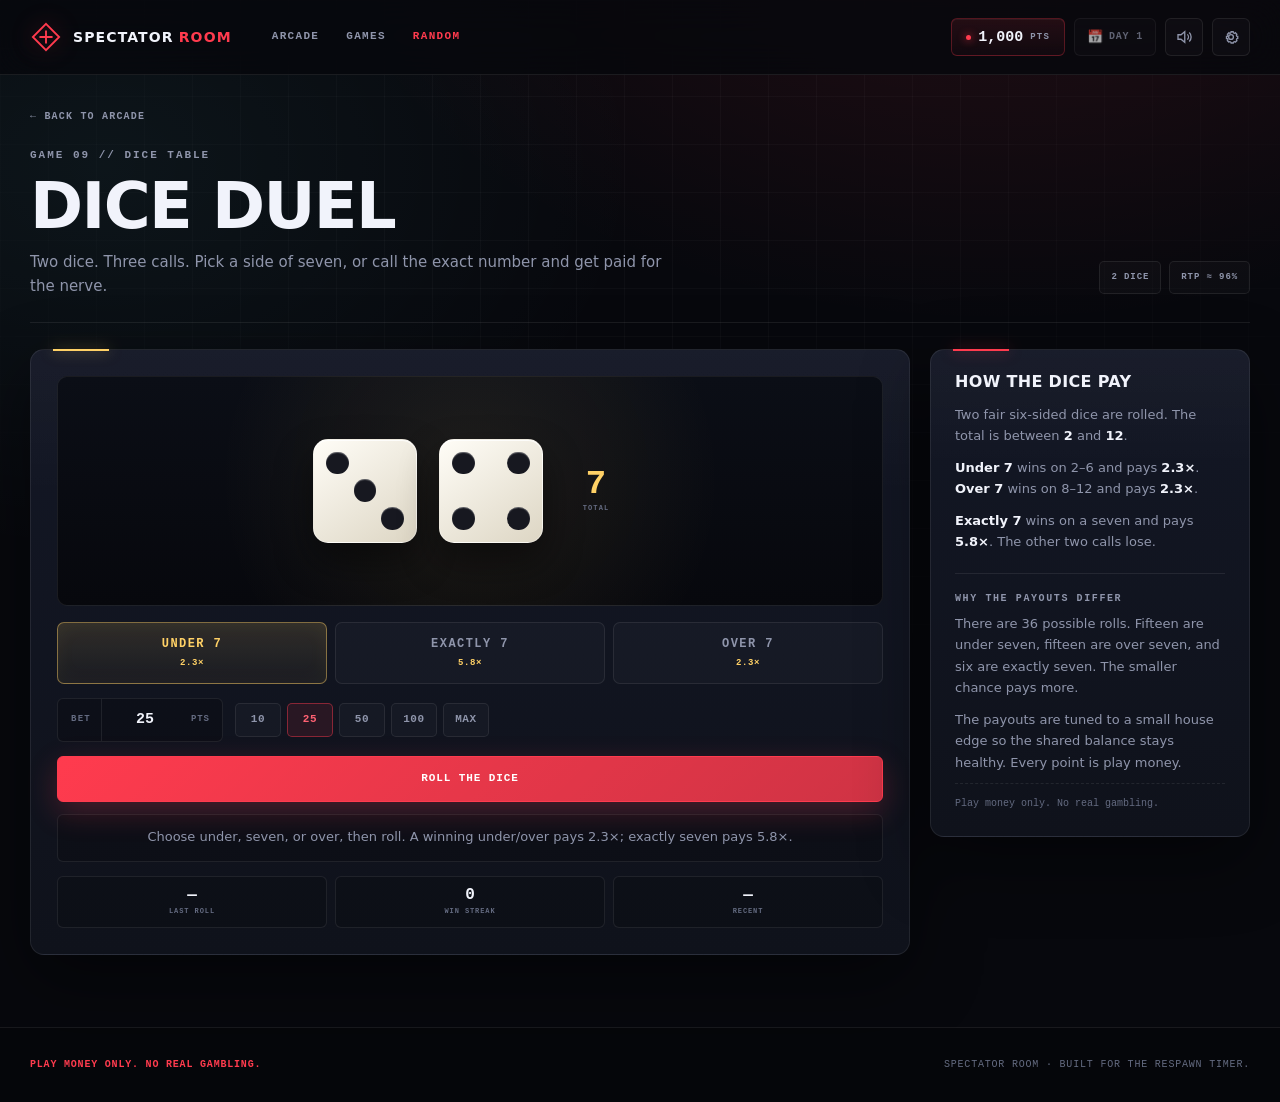
<file: dice.html>
<!DOCTYPE html>
<html lang="en">
<head>
  <meta charset="UTF-8">
  <meta name="viewport" content="width=device-width, initial-scale=1.0">
  <meta name="description" content="Dice Duel — bet on under, over, or exactly seven with two play-money dice.">
  <meta name="theme-color" content="#07080d">
  <link rel="icon" href="assets/favicon.svg" type="image/svg+xml">
  <title>Dice Duel — Spectator Room</title>
  <script src="js/theme.js"></script>
  <link rel="stylesheet" href="css/style.css">
</head>
<body data-page="dice">
  <header id="site-header"></header>

  <main class="page-shell">
    <a class="back-link" href="index.html">← Back to arcade</a>

    <header class="game-header">
      <div>
        <p class="eyebrow">GAME 09 // DICE TABLE</p>
        <h1>Dice Duel</h1>
        <p class="game-sub">Two dice. Three calls. Pick a side of seven, or call the exact number and get paid for the nerve.</p>
      </div>
      <div class="game-badges">
        <span class="badge">2 DICE</span>
        <span class="badge">RTP ≈ 96%</span>
      </div>
    </header>

    <div class="game-layout">
      <section class="panel game-panel dice-panel">
        <div class="dice-stage" id="dice-stage">
          <div class="die" id="die-a" data-value="3" aria-hidden="true"></div>
          <div class="die" id="die-b" data-value="4" aria-hidden="true"></div>
          <div class="dice-total">
            <span id="dice-total">7</span>
            <small>TOTAL</small>
          </div>
        </div>

        <div class="dice-choice" role="group" aria-label="Choose under, seven, or over">
          <button class="choice-btn is-active" type="button" data-dice-choice="under">
            <span>UNDER 7</span><small>2.3×</small>
          </button>
          <button class="choice-btn" type="button" data-dice-choice="seven">
            <span>EXACTLY 7</span><small>5.8×</small>
          </button>
          <button class="choice-btn" type="button" data-dice-choice="over">
            <span>OVER 7</span><small>2.3×</small>
          </button>
        </div>

        <div class="bet-bar">
          <div class="bet-field">
            <span>BET</span>
            <input id="dice-bet" type="number" min="10"  step="5" value="25" inputmode="numeric" aria-label="Bet amount">
            <span class="pts">PTS</span>
          </div>
          <div class="bet-chips">
            <button class="chip" type="button" data-dice-bet="10">10</button>
            <button class="chip" type="button" data-dice-bet="25">25</button>
            <button class="chip" type="button" data-dice-bet="50">50</button>
            <button class="chip" type="button" data-dice-bet="100">100</button>
            <button class="chip" type="button" data-dice-bet="max">MAX</button>
          </div>
        </div>

        <button class="btn btn-primary btn-wide dice-roll" id="dice-roll" type="button" style="margin-top: 14px;">
          ROLL THE DICE
        </button>

        <div class="dice-result" id="dice-result" aria-live="polite">
          Choose under, seven, or over, then roll. A winning under/over pays 2.3×; exactly seven pays 5.8×.
        </div>

        <div class="mini-stats">
          <div><span id="dice-last">—</span><small>LAST ROLL</small></div>
          <div><span id="dice-streak">0</span><small>WIN STREAK</small></div>
          <div><span id="dice-history">—</span><small>RECENT</small></div>
        </div>
      </section>

      <aside class="panel side-panel">
        <h2 class="panel-title">How the dice pay</h2>
        <p>Two fair six-sided dice are rolled. The total is between <strong>2</strong> and <strong>12</strong>.</p>
        <p><strong>Under 7</strong> wins on 2–6 and pays <strong>2.3×</strong>. <strong>Over 7</strong> wins on 8–12 and pays <strong>2.3×</strong>.</p>
        <p><strong>Exactly 7</strong> wins on a seven and pays <strong>5.8×</strong>. The other two calls lose.</p>

        <div class="divider"></div>

        <h3>Why the payouts differ</h3>
        <p>There are 36 possible rolls. Fifteen are under seven, fifteen are over seven, and six are exactly seven. The smaller chance pays more.</p>
        <p>The payouts are tuned to a small house edge so the shared balance stays healthy. Every point is play money.</p>

        <p class="fine-print">Play money only. No real gambling.</p>
      </aside>
    </div>
  </main>

  <footer id="site-footer"></footer>

  <script src="js/points.js"></script>
  <script src="js/dice.js"></script>
</body>
</html>
</file>
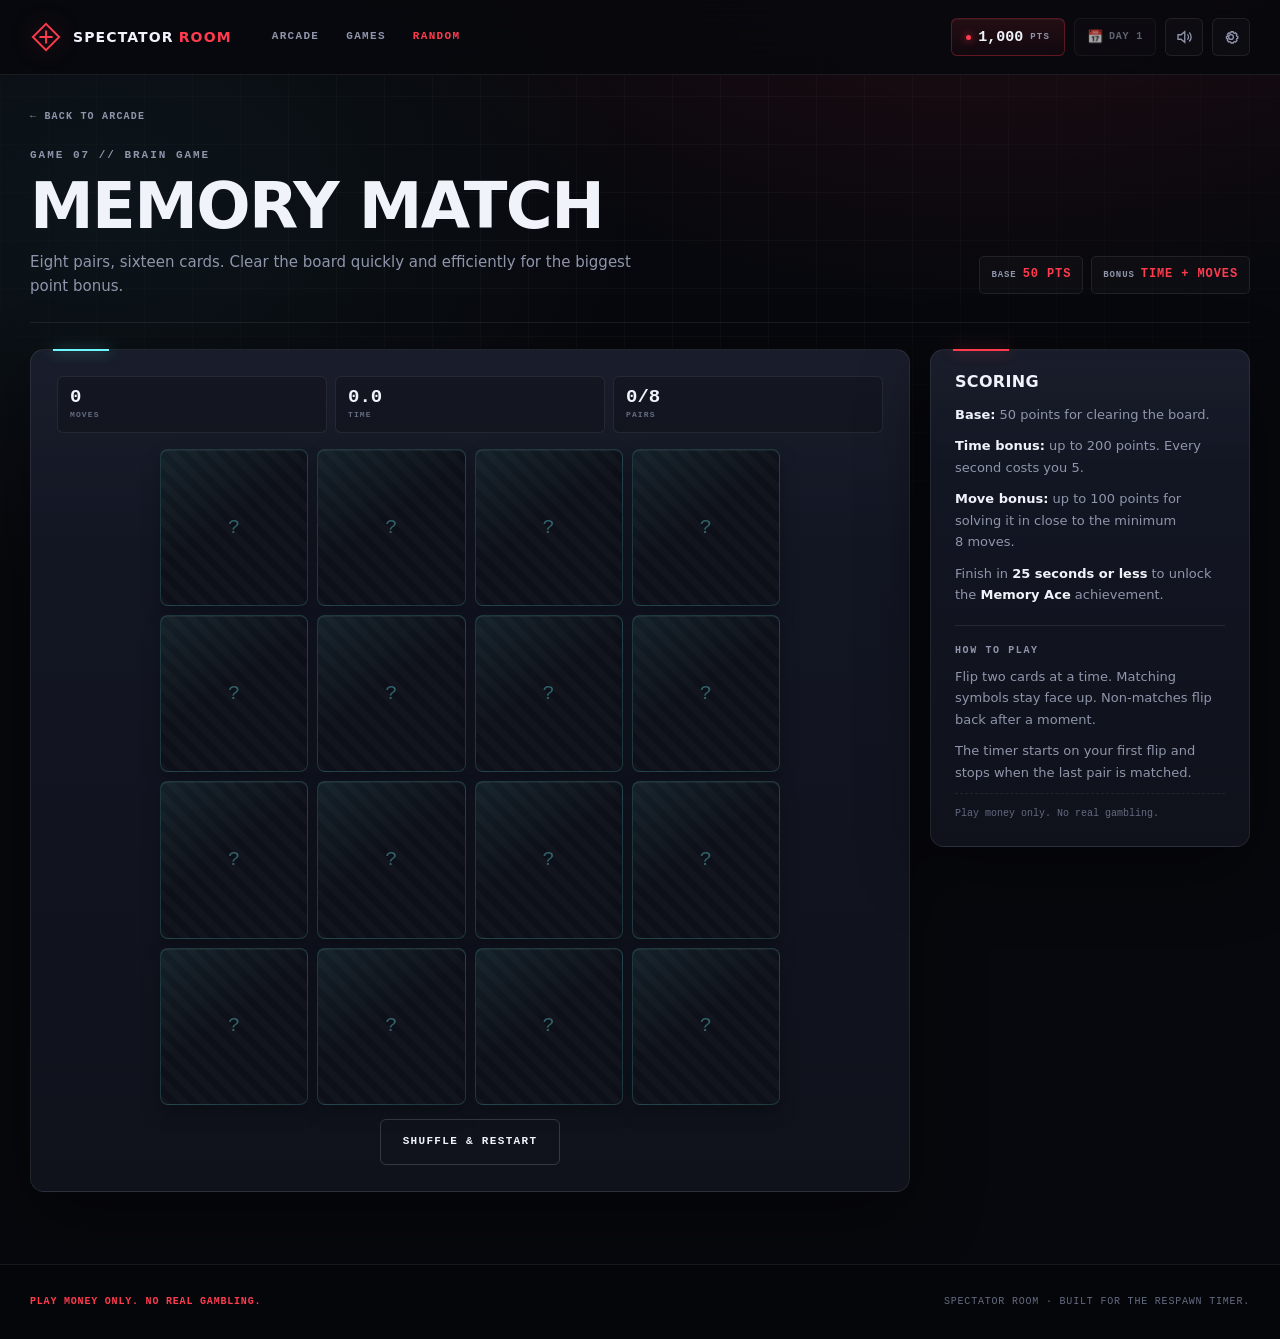
<file: memory.html>
<!DOCTYPE html>
<html lang="en">
<head>
  <meta charset="UTF-8">
  <meta name="viewport" content="width=device-width, initial-scale=1.0">
  <meta name="description" content="Memory Match — sixteen cards, eight pairs. Finish fast and clean to earn play-money points.">
  <meta name="theme-color" content="#07080d">
  <link rel="icon" href="assets/favicon.svg" type="image/svg+xml">
  <title>Memory Match — Spectator Room</title>
  <script src="js/theme.js"></script>
  <link rel="stylesheet" href="css/style.css">
</head>
<body data-page="memory">
  <header id="site-header"></header>

  <main class="page-shell">
    <a class="back-link" href="index.html">← Back to arcade</a>

    <header class="game-header">
      <div>
        <p class="eyebrow">GAME 07 // BRAIN GAME</p>
        <h1>Memory Match</h1>
        <p class="game-sub">Eight pairs, sixteen cards. Clear the board quickly and efficiently for the biggest point bonus.</p>
      </div>
      <div class="game-badges">
        <span class="badge">BASE <strong>50 PTS</strong></span>
        <span class="badge">BONUS <strong>TIME + MOVES</strong></span>
      </div>
    </header>

    <div class="game-layout">
      <section class="panel game-panel memory-panel">
        <div class="game-hud">
          <div><span id="memory-moves">0</span><small>MOVES</small></div>
          <div><span id="memory-time">0.0</span><small>TIME</small></div>
          <div><span id="memory-pairs">0/8</span><small>PAIRS</small></div>
        </div>

        <div class="memory-stage">
          <div class="memory-board" id="memory-board" aria-label="Memory board"></div>

          <div class="memory-complete" id="memory-complete" hidden>
            <p class="eyebrow">BOARD CLEARED</p>
            <h2>Nice memory.</h2>
            <p id="memory-result-text">You cleared the board.</p>
            <p class="memory-points" id="memory-points">+0 points</p>
            <button class="btn btn-primary" id="memory-again" type="button">PLAY AGAIN</button>
          </div>
        </div>

        <div class="memory-actions">
          <button class="btn btn-ghost" id="memory-restart" type="button">SHUFFLE &amp; RESTART</button>
        </div>
      </section>

      <aside class="panel side-panel">
        <h2 class="panel-title">Scoring</h2>
        <p><strong>Base:</strong> 50 points for clearing the board.</p>
        <p><strong>Time bonus:</strong> up to 200 points. Every second costs you 5.</p>
        <p><strong>Move bonus:</strong> up to 100 points for solving it in close to the minimum 8 moves.</p>
        <p>Finish in <strong>25 seconds or less</strong> to unlock the <strong>Memory Ace</strong> achievement.</p>

        <div class="divider"></div>

        <h3>How to play</h3>
        <p>Flip two cards at a time. Matching symbols stay face up. Non-matches flip back after a moment.</p>
        <p>The timer starts on your first flip and stops when the last pair is matched.</p>

        <p class="fine-print">Play money only. No real gambling.</p>
      </aside>
    </div>
  </main>

  <footer id="site-footer"></footer>

  <script src="js/points.js"></script>
  <script src="js/memory.js"></script>
</body>
</html>
</file>
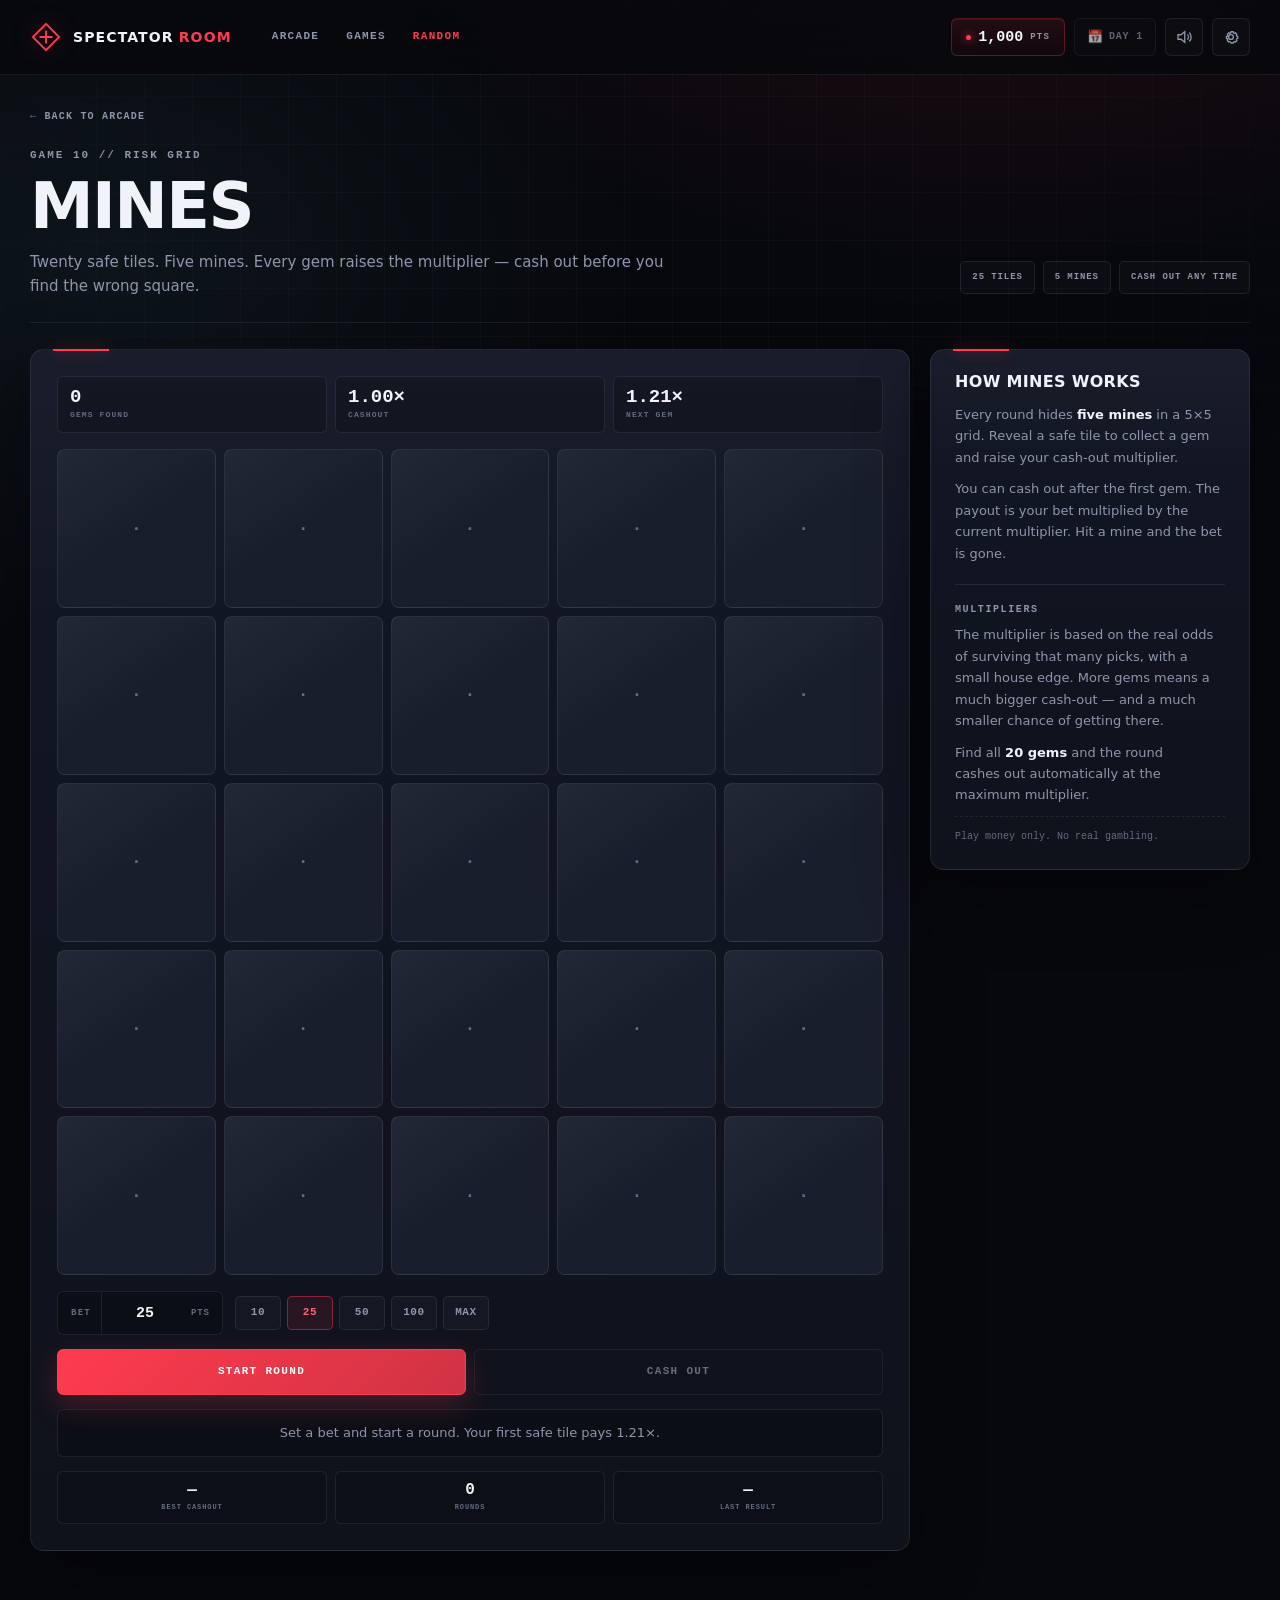
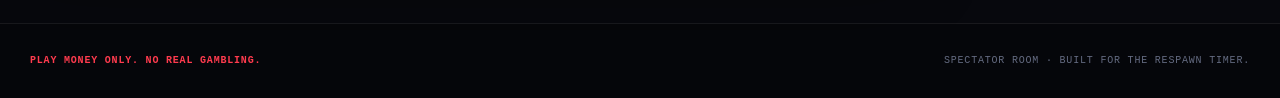
<file: mines.html>
<!DOCTYPE html>
<html lang="en">
<head>
  <meta charset="UTF-8">
  <meta name="viewport" content="width=device-width, initial-scale=1.0">
  <meta name="description" content="Mines — reveal gems on a 5×5 grid, dodge five mines, and cash out before your luck runs out.">
  <meta name="theme-color" content="#07080d">
  <link rel="icon" href="assets/favicon.svg" type="image/svg+xml">
  <title>Mines — Spectator Room</title>
  <script src="js/theme.js"></script>
  <link rel="stylesheet" href="css/style.css">
</head>
<body data-page="mines">
  <header id="site-header"></header>

  <main class="page-shell">
    <a class="back-link" href="index.html">← Back to arcade</a>

    <header class="game-header">
      <div>
        <p class="eyebrow">GAME 10 // RISK GRID</p>
        <h1>Mines</h1>
        <p class="game-sub">Twenty safe tiles. Five mines. Every gem raises the multiplier — cash out before you find the wrong square.</p>
      </div>
      <div class="game-badges">
        <span class="badge">25 TILES</span>
        <span class="badge">5 MINES</span>
        <span class="badge">CASH OUT ANY TIME</span>
      </div>
    </header>

    <div class="game-layout">
      <section class="panel game-panel mines-panel">
        <div class="game-hud mines-hud" aria-live="off">
          <div><span id="mines-gems">0</span><small>GEMS FOUND</small></div>
          <div><span id="mines-multiplier">1.00×</span><small>CASHOUT</small></div>
          <div><span id="mines-next">1.21×</span><small>NEXT GEM</small></div>
        </div>

        <div class="mines-board" id="mines-board" aria-label="Mines grid"></div>

        <div class="bet-bar">
          <div class="bet-field">
            <span>BET</span>
            <input id="mines-bet" type="number" min="10"  step="5" value="25" inputmode="numeric" aria-label="Bet amount">
            <span class="pts">PTS</span>
          </div>
          <div class="bet-chips">
            <button class="chip" type="button" data-mines-bet="10">10</button>
            <button class="chip" type="button" data-mines-bet="25">25</button>
            <button class="chip" type="button" data-mines-bet="50">50</button>
            <button class="chip" type="button" data-mines-bet="100">100</button>
            <button class="chip" type="button" data-mines-bet="max">MAX</button>
          </div>
        </div>

        <div class="mines-actions">
          <button class="btn btn-primary" id="mines-start" type="button">START ROUND</button>
          <button class="btn btn-ghost" id="mines-cashout" type="button" disabled>CASH OUT</button>
        </div>

        <div class="dice-result mines-result" id="mines-result" aria-live="polite">
          Set a bet and start a round. Your first safe tile pays 1.21×.
        </div>

        <div class="mini-stats">
          <div><span id="mines-best">—</span><small>BEST CASHOUT</small></div>
          <div><span id="mines-played">0</span><small>ROUNDS</small></div>
          <div><span id="mines-last">—</span><small>LAST RESULT</small></div>
        </div>
      </section>

      <aside class="panel side-panel">
        <h2 class="panel-title">How Mines works</h2>
        <p>Every round hides <strong>five mines</strong> in a 5×5 grid. Reveal a safe tile to collect a gem and raise your cash-out multiplier.</p>
        <p>You can cash out after the first gem. The payout is your bet multiplied by the current multiplier. Hit a mine and the bet is gone.</p>

        <div class="divider"></div>

        <h3>Multipliers</h3>
        <p>The multiplier is based on the real odds of surviving that many picks, with a small house edge. More gems means a much bigger cash-out — and a much smaller chance of getting there.</p>
        <p>Find all <strong>20 gems</strong> and the round cashes out automatically at the maximum multiplier.</p>

        <p class="fine-print">Play money only. No real gambling.</p>
      </aside>
    </div>
  </main>

  <footer id="site-footer"></footer>

  <script src="js/points.js"></script>
  <script src="js/mines.js"></script>
</body>
</html>
</file>
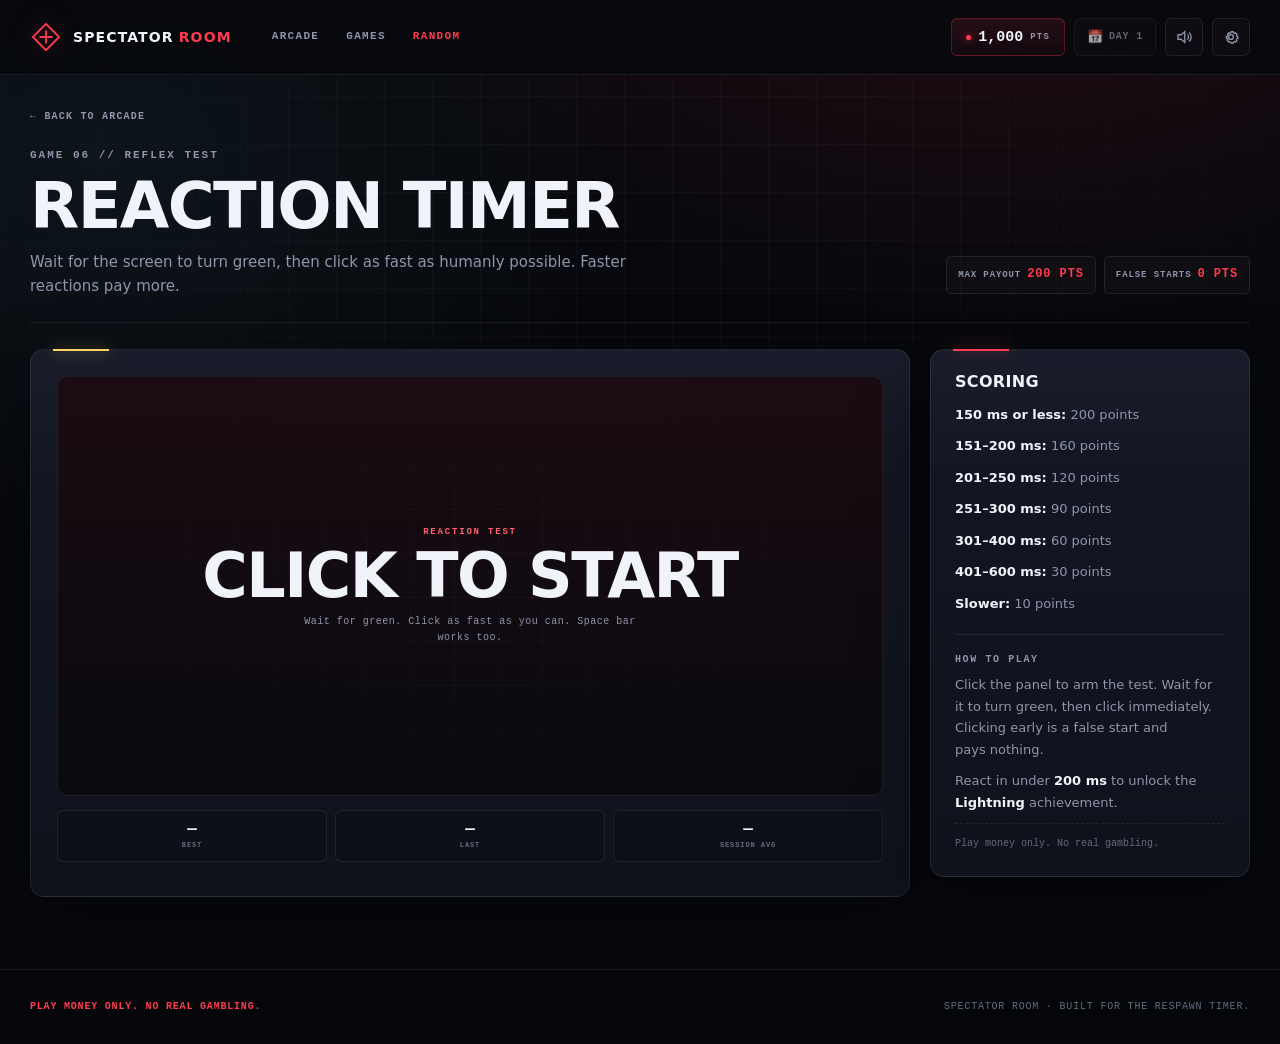
<file: reaction.html>
<!DOCTYPE html>
<html lang="en">
<head>
  <meta charset="UTF-8">
  <meta name="viewport" content="width=device-width, initial-scale=1.0">
  <meta name="description" content="Reaction Timer — wait for green, click fast, and turn your reflexes into play-money points.">
  <meta name="theme-color" content="#07080d">
  <link rel="icon" href="assets/favicon.svg" type="image/svg+xml">
  <title>Reaction Timer — Spectator Room</title>
  <script src="js/theme.js"></script>
  <link rel="stylesheet" href="css/style.css">
</head>
<body data-page="reaction">
  <header id="site-header"></header>

  <main class="page-shell">
    <a class="back-link" href="index.html">← Back to arcade</a>

    <header class="game-header">
      <div>
        <p class="eyebrow">GAME 06 // REFLEX TEST</p>
        <h1>Reaction Timer</h1>
        <p class="game-sub">Wait for the screen to turn green, then click as fast as humanly possible. Faster reactions pay more.</p>
      </div>
      <div class="game-badges">
        <span class="badge">MAX PAYOUT <strong>200 PTS</strong></span>
        <span class="badge">FALSE STARTS <strong>0 PTS</strong></span>
      </div>
    </header>

    <div class="game-layout">
      <section class="panel game-panel reaction-panel">
        <div class="reaction-stage" id="reaction-stage" role="button" tabindex="0" aria-label="Reaction test. Click to start.">
          <div class="reaction-content">
            <span class="reaction-kicker" id="reaction-kicker">REACTION TEST</span>
            <h2 id="reaction-text">Click to start</h2>
            <p id="reaction-sub">Wait for green. Click as fast as you can. Space bar works too.</p>
          </div>
        </div>

        <div class="reaction-history">
          <div class="mini-stats">
            <div><span id="reaction-best">—</span><small>BEST</small></div>
            <div><span id="reaction-last">—</span><small>LAST</small></div>
            <div><span id="reaction-avg">—</span><small>SESSION AVG</small></div>
          </div>
          <ul class="reaction-attempts" id="reaction-attempts" aria-label="Recent attempts"></ul>
        </div>
      </section>

      <aside class="panel side-panel">
        <h2 class="panel-title">Scoring</h2>
        <p><strong>150 ms or less:</strong> 200 points</p>
        <p><strong>151–200 ms:</strong> 160 points</p>
        <p><strong>201–250 ms:</strong> 120 points</p>
        <p><strong>251–300 ms:</strong> 90 points</p>
        <p><strong>301–400 ms:</strong> 60 points</p>
        <p><strong>401–600 ms:</strong> 30 points</p>
        <p><strong>Slower:</strong> 10 points</p>

        <div class="divider"></div>

        <h3>How to play</h3>
        <p>Click the panel to arm the test. Wait for it to turn green, then click immediately. Clicking early is a false start and pays nothing.</p>
        <p>React in under <strong>200 ms</strong> to unlock the <strong>Lightning</strong> achievement.</p>

        <p class="fine-print">Play money only. No real gambling.</p>
      </aside>
    </div>
  </main>

  <footer id="site-footer"></footer>

  <script src="js/points.js"></script>
  <script src="js/reaction.js"></script>
</body>
</html>
</file>
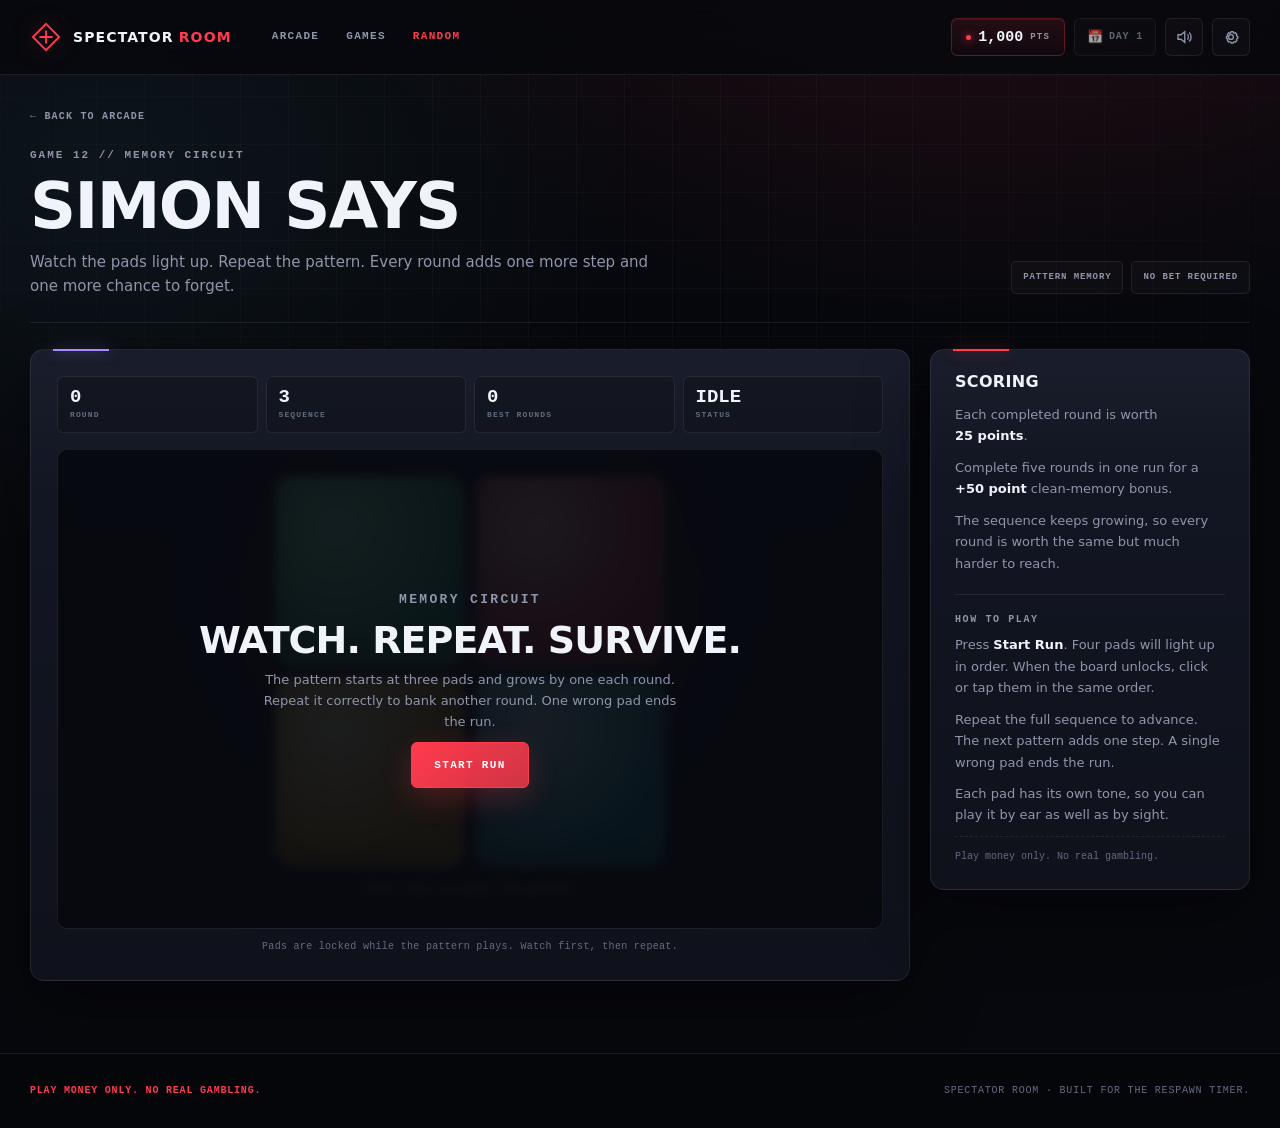
<file: simon.html>
<!DOCTYPE html>
<html lang="en">
<head>
  <meta charset="UTF-8">
  <meta name="viewport" content="width=device-width, initial-scale=1.0">
  <meta name="description" content="Simon Says — watch the pattern, repeat it, and see how many rounds your memory can survive.">
  <meta name="theme-color" content="#07080d">
  <link rel="icon" href="assets/favicon.svg" type="image/svg+xml">
  <title>Simon Says — Spectator Room</title>
  <script src="js/theme.js"></script>
  <link rel="stylesheet" href="css/style.css">
</head>
<body data-page="simon">
  <header id="site-header"></header>

  <main class="page-shell">
    <a class="back-link" href="index.html">← Back to arcade</a>

    <header class="game-header">
      <div>
        <p class="eyebrow">GAME 12 // MEMORY CIRCUIT</p>
        <h1>Simon Says</h1>
        <p class="game-sub">Watch the pads light up. Repeat the pattern. Every round adds one more step and one more chance to forget.</p>
      </div>
      <div class="game-badges">
        <span class="badge">PATTERN MEMORY</span>
        <span class="badge">NO BET REQUIRED</span>
      </div>
    </header>

    <div class="game-layout">
      <section class="panel game-panel simon-panel">
        <div class="game-hud simon-hud" aria-live="off">
          <div><span id="simon-round">0</span><small>ROUND</small></div>
          <div><span id="simon-length">3</span><small>SEQUENCE</small></div>
          <div><span id="simon-best">0</span><small>BEST ROUNDS</small></div>
          <div><span id="simon-state">IDLE</span><small>STATUS</small></div>
        </div>

        <div class="simon-stage" id="simon-stage">
          <div class="simon-board" id="simon-board">
            <button class="simon-pad simon-pad--green" type="button" data-pad="0" aria-label="Green pad" disabled></button>
            <button class="simon-pad simon-pad--red" type="button" data-pad="1" aria-label="Red pad" disabled></button>
            <button class="simon-pad simon-pad--gold" type="button" data-pad="2" aria-label="Gold pad" disabled></button>
            <button class="simon-pad simon-pad--cyan" type="button" data-pad="3" aria-label="Cyan pad" disabled></button>
          </div>

          <p class="simon-status" id="simon-status" aria-live="polite">Press start to watch the pattern.</p>

          <div class="aim-overlay" id="simon-overlay">
            <p class="eyebrow">MEMORY CIRCUIT</p>
            <h2 id="simon-title">Watch. Repeat. Survive.</h2>
            <p id="simon-message">
              The pattern starts at three pads and grows by one each round.
              Repeat it correctly to bank another round. One wrong pad ends the run.
            </p>

            <div class="aim-result" id="simon-result" hidden>
              <div><span id="simon-r-rounds">0</span><small>ROUNDS</small></div>
              <div><span id="simon-r-length">3</span><small>SEQUENCE</small></div>
              <div><span id="simon-r-points">0</span><small>POINTS</small></div>
            </div>

            <p class="aim-payout" id="simon-payout" hidden>+0 points</p>

            <button class="btn btn-primary" id="simon-start" type="button">START RUN</button>
          </div>
        </div>

        <p class="microcopy aim-tip">Pads are locked while the pattern plays. Watch first, then repeat.</p>
      </section>

      <aside class="panel side-panel">
        <h2 class="panel-title">Scoring</h2>
        <p>Each completed round is worth <strong>25 points</strong>.</p>
        <p>Complete five rounds in one run for a <strong>+50 point</strong> clean-memory bonus.</p>
        <p>The sequence keeps growing, so every round is worth the same but much harder to reach.</p>

        <div class="divider"></div>

        <h3>How to play</h3>
        <p>Press <strong>Start Run</strong>. Four pads will light up in order. When the board unlocks, click or tap them in the same order.</p>
        <p>Repeat the full sequence to advance. The next pattern adds one step. A single wrong pad ends the run.</p>
        <p>Each pad has its own tone, so you can play it by ear as well as by sight.</p>

        <p class="fine-print">Play money only. No real gambling.</p>
      </aside>
    </div>
  </main>

  <footer id="site-footer"></footer>

  <script src="js/points.js"></script>
  <script src="js/simon.js"></script>
</body>
</html>
</file>
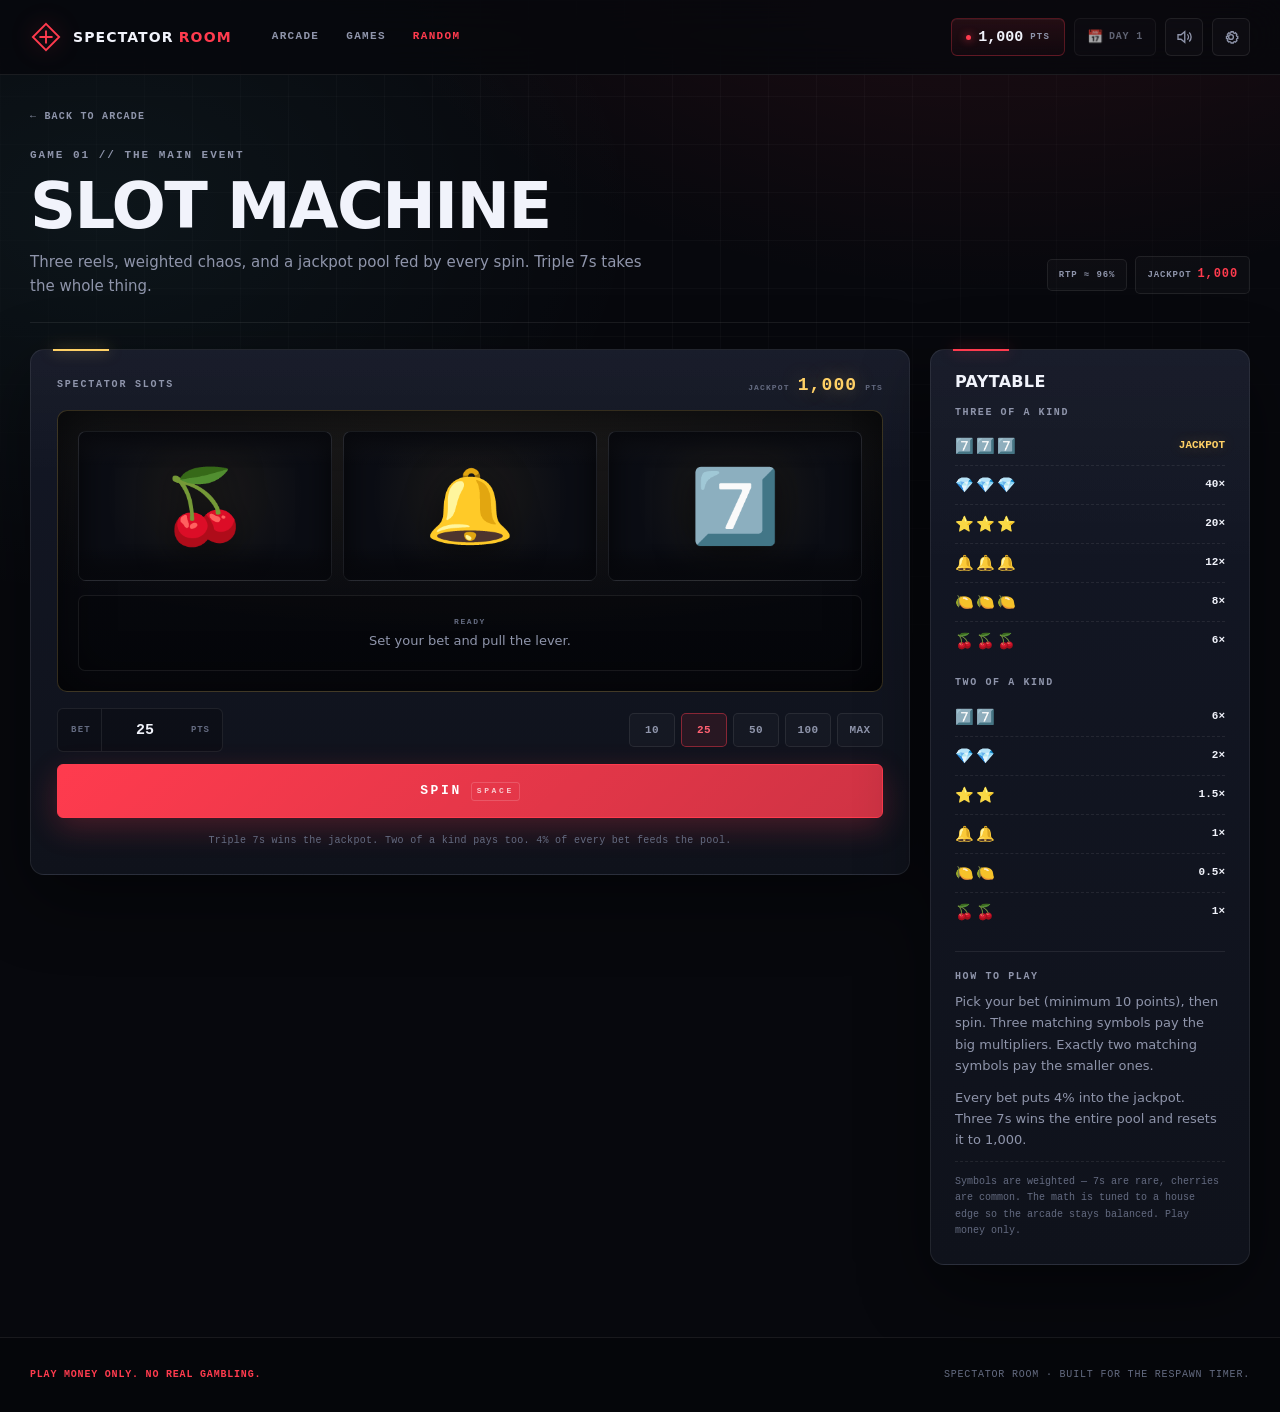
<file: slots.html>
<!DOCTYPE html>
<html lang="en">
<head>
  <meta charset="UTF-8">
  <meta name="viewport" content="width=device-width, initial-scale=1.0">
  <meta name="description" content="Spectator Room slots — three reels, weighted odds, and a growing play-money jackpot.">
  <meta name="theme-color" content="#07080d">
  <link rel="icon" href="assets/favicon.svg" type="image/svg+xml">
  <title>Slot Machine — Spectator Room</title>
  <script src="js/theme.js"></script>
  <link rel="stylesheet" href="css/style.css">
</head>
<body data-page="slots">
  <header id="site-header"></header>

  <main class="page-shell">
    <a class="back-link" href="index.html">← Back to arcade</a>

    <header class="game-header">
      <div>
        <p class="eyebrow">GAME 01 // THE MAIN EVENT</p>
        <h1>Slot Machine</h1>
        <p class="game-sub">Three reels, weighted chaos, and a jackpot pool fed by every spin. Triple 7s takes the whole thing.</p>
      </div>
      <div class="game-badges">
        <span class="badge">RTP ≈ 96%</span>
        <span class="badge">JACKPOT <strong data-jackpot>1,000</strong></span>
      </div>
    </header>

    <div class="game-layout">
      <section class="panel game-panel slots-panel">
        <div class="slot-header">
          <span class="slot-brand">SPECTATOR SLOTS</span>
          <span class="slot-jackpot">JACKPOT <strong data-jackpot>1,000</strong> PTS</span>
        </div>

        <div class="slot-machine" id="slot-machine">
          <div class="slot-reels">
            <div class="reel"><div class="reel-symbol">🍒</div></div>
            <div class="reel"><div class="reel-symbol">🔔</div></div>
            <div class="reel"><div class="reel-symbol">7️⃣</div></div>
            <div class="payline" aria-hidden="true"></div>
          </div>

          <div class="slot-result" id="slot-result" aria-live="polite">
            <span class="slot-result-label">READY</span>
            <span class="slot-result-text">Set your bet and pull the lever.</span>
          </div>
        </div>

        <div class="slot-controls">
          <div class="slot-bet-row">
            <div class="bet-field">
              <span>BET</span>
              <input id="slot-bet" type="number" min="10"  step="5" value="25" inputmode="numeric" aria-label="Bet amount">
              <span class="pts">PTS</span>
            </div>

            <div class="bet-chips">
              <button class="chip" type="button" data-slot-bet="10">10</button>
              <button class="chip" type="button" data-slot-bet="25">25</button>
              <button class="chip" type="button" data-slot-bet="50">50</button>
              <button class="chip" type="button" data-slot-bet="100">100</button>
              <button class="chip" type="button" data-slot-bet="max">MAX</button>
            </div>
          </div>

          <button class="btn btn-primary btn-wide spin-button" id="slot-spin" type="button">
            <span>SPIN</span>
            <kbd>SPACE</kbd>
          </button>

          <p class="microcopy slot-hint">Triple 7s wins the jackpot. Two of a kind pays too. 4% of every bet feeds the pool.</p>
        </div>
      </section>

      <aside class="panel side-panel">
        <h2 class="panel-title">Paytable</h2>

        <h3>Three of a kind</h3>
        <ul class="paytable" id="paytable-three"></ul>

        <h3>Two of a kind</h3>
        <ul class="paytable" id="paytable-two"></ul>

        <div class="divider"></div>

        <h3>How to play</h3>
        <p>Pick your bet (minimum 10 points), then spin. Three matching symbols pay the big multipliers. Exactly two matching symbols pay the smaller ones.</p>
        <p>Every bet puts 4% into the jackpot. Three 7s wins the entire pool and resets it to 1,000.</p>

        <p class="fine-print">
          Symbols are weighted — 7s are rare, cherries are common. The math is tuned to a house edge so the arcade stays balanced. Play money only.
        </p>
      </aside>
    </div>
  </main>

  <footer id="site-footer"></footer>

  <script src="js/points.js"></script>
  <script src="js/slots.js"></script>
</body>
</html>
</file>
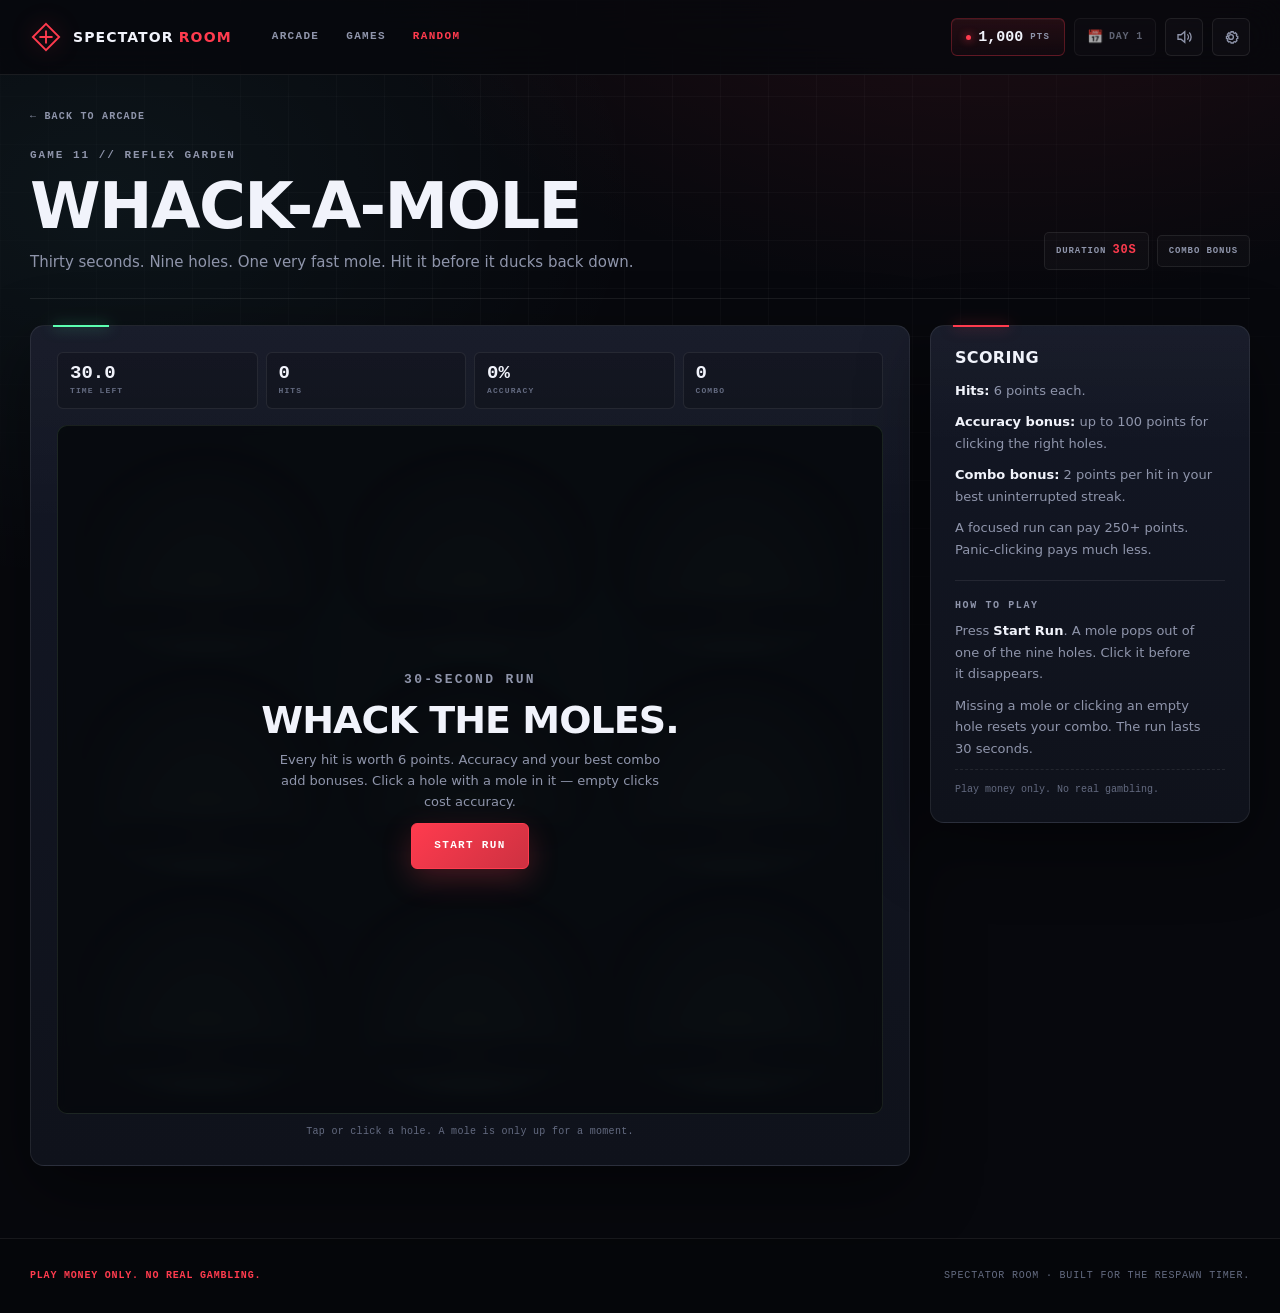
<file: whack.html>
<!DOCTYPE html>
<html lang="en">
<head>
  <meta charset="UTF-8">
  <meta name="viewport" content="width=device-width, initial-scale=1.0">
  <meta name="description" content="Whack-a-Mole — thirty seconds of reaction testing. Hit the moles, build a combo, and earn play-money points.">
  <meta name="theme-color" content="#07080d">
  <link rel="icon" href="assets/favicon.svg" type="image/svg+xml">
  <title>Whack-a-Mole — Spectator Room</title>
  <script src="js/theme.js"></script>
  <link rel="stylesheet" href="css/style.css">
</head>
<body data-page="whack">
  <header id="site-header"></header>

  <main class="page-shell">
    <a class="back-link" href="index.html">← Back to arcade</a>

    <header class="game-header">
      <div>
        <p class="eyebrow">GAME 11 // REFLEX GARDEN</p>
        <h1>Whack-a-Mole</h1>
        <p class="game-sub">Thirty seconds. Nine holes. One very fast mole. Hit it before it ducks back down.</p>
      </div>
      <div class="game-badges">
        <span class="badge">DURATION <strong>30s</strong></span>
        <span class="badge">COMBO BONUS</span>
      </div>
    </header>

    <div class="game-layout">
      <section class="panel game-panel whack-panel">
        <div class="game-hud" aria-live="off">
          <div><span id="whack-time">30.0</span><small>TIME LEFT</small></div>
          <div><span id="whack-hits">0</span><small>HITS</small></div>
          <div><span id="whack-acc">0%</span><small>ACCURACY</small></div>
          <div><span id="whack-combo">0</span><small>COMBO</small></div>
        </div>

        <div class="whack-arena" id="whack-arena">
          <div class="whack-grid" id="whack-grid"></div>

          <div class="aim-overlay" id="whack-overlay">
            <p class="eyebrow">30-SECOND RUN</p>
            <h2 id="whack-title">Whack the moles.</h2>
            <p id="whack-message">
              Every hit is worth 6 points. Accuracy and your best combo add bonuses.
              Click a hole with a mole in it — empty clicks cost accuracy.
            </p>

            <div class="aim-result" id="whack-result" hidden>
              <div><span id="whack-r-hits">0</span><small>HITS</small></div>
              <div><span id="whack-r-acc">0%</span><small>ACCURACY</small></div>
              <div><span id="whack-r-combo">0</span><small>BEST COMBO</small></div>
            </div>

            <p class="aim-payout" id="whack-payout" hidden>+0 points</p>

            <button class="btn btn-primary" id="whack-start" type="button">START RUN</button>
          </div>
        </div>

        <p class="microcopy aim-tip">Tap or click a hole. A mole is only up for a moment.</p>
      </section>

      <aside class="panel side-panel">
        <h2 class="panel-title">Scoring</h2>
        <p><strong>Hits:</strong> 6 points each.</p>
        <p><strong>Accuracy bonus:</strong> up to 100 points for clicking the right holes.</p>
        <p><strong>Combo bonus:</strong> 2 points per hit in your best uninterrupted streak.</p>
        <p>A focused run can pay 250+ points. Panic-clicking pays much less.</p>

        <div class="divider"></div>

        <h3>How to play</h3>
        <p>Press <strong>Start Run</strong>. A mole pops out of one of the nine holes. Click it before it disappears.</p>
        <p>Missing a mole or clicking an empty hole resets your combo. The run lasts 30 seconds.</p>

        <p class="fine-print">Play money only. No real gambling.</p>
      </aside>
    </div>
  </main>

  <footer id="site-footer"></footer>

  <script src="js/points.js"></script>
  <script src="js/whack.js"></script>
</body>
</html>
</file>
<file: css/style.css>
/* =========================================================
   SPECTATOR ROOM — css/style.css
   Everything is hand-written. Sections are labelled so you
   can find things quickly.
   ========================================================= */

/* ---------------------------------------------------------
   1. RESET + DESIGN TOKENS
   --------------------------------------------------------- */

:root {
  --bg: #07080d;
  --bg-soft: #0b0d14;
  --panel: #0f121b;
  --panel-2: #131725;
  --panel-3: #191e2d;
  --line: rgba(255, 255, 255, 0.08);
  --line-strong: rgba(255, 255, 255, 0.16);
  --text: #f1f3fb;
  --muted: #8f95ab;
  --muted-2: #646b81;
  --red: #ff3b4e;
  --red-bright: #ff6172;
  --red-dark: #b51f30;
  --gold: #ffd166;
  --cyan: #6ff7ff;
  --green: #5cffb1;
  --violet: #a78bfa;
  --accent: var(--red);
  --radius: 14px;
  --radius-sm: 8px;
  --shadow: 0 24px 70px rgba(0, 0, 0, 0.45);
  --font: "Segoe UI Variable", "Segoe UI", system-ui, -apple-system, sans-serif;
  --font-display: "Arial Black", "Segoe UI Black", "Segoe UI", system-ui, sans-serif;
  --font-mono: "Cascadia Code", "SFMono-Regular", Consolas, "Liberation Mono", monospace;
  --header-height: 74px;
}

*,
*::before,
*::after {
  box-sizing: border-box;
}

* {
  margin: 0;
  padding: 0;
}

html {
  scroll-behavior: smooth;
  color-scheme: dark;
}

body {
  min-height: 100vh;
  background:
    radial-gradient(1100px 700px at 78% -10%, color-mix(in srgb, var(--red) 12%, transparent), transparent 62%),
    radial-gradient(900px 650px at 8% 15%, color-mix(in srgb, var(--cyan) 5.5%, transparent), transparent 60%),
    var(--bg);
  color: var(--text);
  font-family: var(--font);
  font-size: 16px;
  line-height: 1.6;
  -webkit-font-smoothing: antialiased;
  overflow-x: clip;
}

/* Subtle tactical grid behind everything. */
body::before {
  content: "";
  position: fixed;
  inset: 0;
  z-index: -1;
  pointer-events: none;
  background-image:
    linear-gradient(rgba(255, 255, 255, 0.028) 1px, transparent 1px),
    linear-gradient(90deg, rgba(255, 255, 255, 0.028) 1px, transparent 1px);
  background-size: 48px 48px;
  mask-image: radial-gradient(ellipse 90% 80% at 50% 20%, black 20%, transparent 80%);
  -webkit-mask-image: radial-gradient(ellipse 90% 80% at 50% 20%, black 20%, transparent 80%);
}

body.has-broke-banner {
  padding-bottom: 110px;
}

::selection {
  background: var(--red);
  color: #fff;
}

[hidden] {
  display: none !important;
}

img,
svg {
  display: block;
  max-width: 100%;
}

a {
  color: inherit;
  text-decoration: none;
}

button,
input,
select {
  font: inherit;
  color: inherit;
}

button {
  cursor: pointer;
}

h1,
h2,
h3,
h4 {
  font-family: var(--font-display);
  font-weight: 900;
  line-height: 1.03;
  letter-spacing: -0.025em;
  text-transform: uppercase;
  text-wrap: balance;
}

p {
  text-wrap: pretty;
}

ul,
ol {
  list-style: none;
}

:focus-visible {
  outline: 2px solid var(--cyan);
  outline-offset: 3px;
}

::-webkit-scrollbar {
  width: 10px;
  height: 10px;
}

::-webkit-scrollbar-track {
  background: var(--bg);
}

::-webkit-scrollbar-thumb {
  background: #262b3c;
  border-radius: 99px;
  border: 2px solid var(--bg);
}

::-webkit-scrollbar-thumb:hover {
  background: #363d52;
}

.wrap {
  width: min(1220px, calc(100% - 48px));
  margin-inline: auto;
}

.muted {
  color: var(--muted);
}

.text-red {
  color: var(--red);
}

.sr-only {
  position: absolute;
  width: 1px;
  height: 1px;
  padding: 0;
  margin: -1px;
  overflow: hidden;
  clip: rect(0, 0, 0, 0);
  white-space: nowrap;
  border: 0;
}

.eyebrow {
  display: flex;
  align-items: center;
  gap: 9px;
  color: var(--muted);
  font-family: var(--font-mono);
  font-size: 11px;
  font-weight: 600;
  letter-spacing: 0.18em;
  text-transform: uppercase;
}

.status-dot {
  width: 6px;
  height: 6px;
  border-radius: 50%;
  background: var(--red);
  box-shadow: 0 0 0 0 color-mix(in srgb, var(--red) 60%, transparent);
  animation: pulse-dot 2s infinite;
  flex: 0 0 auto;
}

/* ---------------------------------------------------------
   2. HEADER
   --------------------------------------------------------- */

.site-header {
  position: sticky;
  top: 0;
  z-index: 100;
  background: rgba(7, 8, 13, 0.82);
  border-bottom: 1px solid var(--line);
  backdrop-filter: blur(18px);
  -webkit-backdrop-filter: blur(18px);
}

.header-inner {
  width: min(1220px, calc(100% - 48px));
  min-height: var(--header-height);
  margin-inline: auto;
  display: flex;
  align-items: center;
  gap: 28px;
}

.brand {
  display: inline-flex;
  align-items: center;
  gap: 11px;
  flex: 0 0 auto;
  transition: opacity 0.2s ease;
}

.brand:hover {
  opacity: 0.85;
}

.brand-mark {
  display: grid;
  place-items: center;
  width: 32px;
  height: 32px;
  color: var(--red);
  filter: drop-shadow(0 0 12px color-mix(in srgb, var(--red) 35%, transparent));
}

.brand-mark svg {
  width: 30px;
  height: 30px;
}

.brand-name {
  font-family: var(--font-display);
  font-size: 14px;
  font-weight: 900;
  letter-spacing: 0.08em;
  line-height: 1;
  white-space: nowrap;
}

.brand-name em {
  color: var(--red);
  font-style: normal;
  margin-left: 5px;
}

.main-nav {
  display: flex;
  align-items: center;
  gap: 3px;
  margin-right: auto;
}

.nav-link {
  position: relative;
  padding: 8px 12px;
  border: 0;
  border-radius: 6px;
  background: transparent;
  color: var(--muted);
  font-family: var(--font-mono);
  font-size: 11px;
  font-weight: 600;
  letter-spacing: 0.12em;
  text-transform: uppercase;
  transition: color 0.2s ease, background 0.2s ease;
}

.nav-link:hover,
.nav-link.is-active {
  color: var(--text);
  background: rgba(255, 255, 255, 0.04);
}

.nav-link.is-active::after {
  content: "";
  position: absolute;
  left: 12px;
  right: 12px;
  bottom: 2px;
  height: 2px;
  background: var(--red);
}

.nav-random {
  color: var(--red);
}

.header-actions {
  display: flex;
  align-items: center;
  gap: 9px;
  flex: 0 0 auto;
}

.balance-pill {
  display: flex;
  align-items: center;
  gap: 7px;
  min-height: 38px;
  padding: 0 14px;
  border: 1px solid color-mix(in srgb, var(--red) 28%, transparent);
  border-radius: 6px;
  background: linear-gradient(180deg, color-mix(in srgb, var(--red) 11%, transparent), color-mix(in srgb, var(--red) 3.5%, transparent));
  box-shadow: inset 0 1px 0 rgba(255, 255, 255, 0.05);
}

.balance-dot {
  width: 5px;
  height: 5px;
  align-self: center;
  border-radius: 50%;
  background: var(--red);
  box-shadow: 0 0 8px var(--red);
}

.balance-value {
  font-family: var(--font-mono);
  font-size: 15px;
  font-weight: 700;
  line-height: 1;
  font-variant-numeric: tabular-nums;
  display: inline-block;
}

.balance-label {
  color: var(--muted);
  font-family: var(--font-mono);
  font-size: 9px;
  font-weight: 600;
  letter-spacing: 0.14em;
}

.balance-value.bump {
  animation: balance-bump 0.35s ease;
}

.daily-pill {
  display: inline-flex;
  align-items: center;
  gap: 6px;
  height: 38px;
  padding: 0 12px;
  border: 1px solid var(--line);
  border-radius: 6px;
  background: rgba(255, 255, 255, 0.025);
  color: var(--text);
  font-family: var(--font-mono);
  font-size: 11px;
  font-weight: 700;
  letter-spacing: 0.06em;
  white-space: nowrap;
  flex: 0 0 auto;
  cursor: pointer;
  transition: color 0.2s ease, border-color 0.2s ease, background 0.2s ease, transform 0.2s ease;
}

.daily-pill:hover {
  color: var(--text);
  border-color: var(--line-strong);
  background: rgba(255, 255, 255, 0.055);
  transform: translateY(-1px);
}

.daily-pill-inner {
  display: flex;
  align-items: center;
  gap: 5px;
  font-family: var(--font-mono);
  font-size: 10px;
  font-weight: 700;
  letter-spacing: 0.08em;
}

.daily-pill .daily-emoji {
  font-size: 13px;
  line-height: 1;
}

.daily-pill .daily-text {
  color: var(--gold);
}

.daily-pill.is-claimed {
  opacity: 0.65;
  cursor: default;
  pointer-events: none;
}

.daily-pill.is-claimed .daily-text {
  color: var(--muted);
}

.icon-btn {
  display: grid;
  place-items: center;
  width: 38px;
  height: 38px;
  padding: 0;
  border: 1px solid var(--line);
  border-radius: 6px;
  background: rgba(255, 255, 255, 0.025);
  color: var(--muted);
  transition: color 0.2s ease, border-color 0.2s ease, background 0.2s ease, transform 0.2s ease;
}

.icon-btn:hover {
  color: var(--text);
  border-color: var(--line-strong);
  background: rgba(255, 255, 255, 0.055);
  transform: translateY(-1px);
}

.icon-btn svg {
  width: 18px;
  height: 18px;
}

.icon-btn.is-muted {
  color: var(--red);
  border-color: color-mix(in srgb, var(--red) 30%, transparent);
}

/* ---------------------------------------------------------
   3. BUTTONS, CHIPS + FORM CONTROLS
   --------------------------------------------------------- */

.btn {
  display: inline-flex;
  align-items: center;
  justify-content: center;
  gap: 9px;
  min-height: 46px;
  padding: 0 22px;
  border: 1px solid var(--line-strong);
  border-radius: 6px;
  background: rgba(255, 255, 255, 0.04);
  color: var(--text);
  font-family: var(--font-mono);
  font-size: 11px;
  font-weight: 700;
  letter-spacing: 0.12em;
  text-transform: uppercase;
  white-space: nowrap;
  transition:
    transform 0.18s ease,
    border-color 0.18s ease,
    background 0.18s ease,
    box-shadow 0.18s ease,
    color 0.18s ease;
  user-select: none;
}

.btn:hover:not(:disabled) {
  transform: translateY(-2px);
  border-color: rgba(255, 255, 255, 0.28);
  background: rgba(255, 255, 255, 0.075);
}

.btn:active:not(:disabled) {
  transform: translateY(0);
}

.btn:disabled {
  opacity: 0.4;
  cursor: not-allowed;
}

.btn-primary {
  border-color: var(--red);
  background: linear-gradient(135deg, var(--red), color-mix(in srgb, var(--red) 80%, transparent));
  color: #fff;
  box-shadow: 0 10px 30px color-mix(in srgb, var(--red) 24%, transparent);
}

.btn-primary:hover:not(:disabled) {
  border-color: var(--red-bright);
  background: linear-gradient(135deg, var(--red-bright), var(--red));
  box-shadow: 0 14px 38px color-mix(in srgb, var(--red) 36%, transparent);
}

.btn-ghost {
  background: transparent;
  border-color: var(--line-strong);
}

.btn-small {
  min-height: 34px;
  padding: 0 13px;
  font-size: 10px;
  letter-spacing: 0.1em;
}

.btn-wide {
  width: 100%;
}

.btn-cashout {
  border-color: rgba(92, 255, 177, 0.45);
  background: linear-gradient(135deg, rgba(92, 255, 177, 0.2), rgba(92, 255, 177, 0.08));
  color: var(--green);
}

.btn-cashout:hover:not(:disabled) {
  border-color: var(--green);
  background: rgba(92, 255, 177, 0.2);
  box-shadow: 0 10px 30px rgba(92, 255, 177, 0.15);
}

.btn-danger {
  border-color: color-mix(in srgb, var(--red) 45%, transparent);
  background: color-mix(in srgb, var(--red) 10%, transparent);
  color: var(--red-bright);
}

.btn-danger:hover:not(:disabled) {
  border-color: var(--red);
  background: color-mix(in srgb, var(--red) 0.18%, transparent);
}

.btn kbd {
  padding: 2px 5px;
  border: 1px solid rgba(255, 255, 255, 0.22);
  border-radius: 3px;
  font-family: var(--font-mono);
  font-size: 8px;
  opacity: 0.75;
}

.chip {
  display: inline-flex;
  align-items: center;
  justify-content: center;
  min-width: 46px;
  height: 34px;
  padding: 0 11px;
  border: 1px solid var(--line);
  border-radius: 5px;
  background: rgba(255, 255, 255, 0.025);
  color: var(--muted);
  font-family: var(--font-mono);
  font-size: 11px;
  font-weight: 700;
  letter-spacing: 0.04em;
  transition: all 0.18s ease;
}

.chip:hover {
  color: var(--text);
  border-color: var(--line-strong);
  background: rgba(255, 255, 255, 0.06);
}

.chip.is-active {
  color: var(--red-bright);
  border-color: color-mix(in srgb, var(--red) 45%, transparent);
  background: color-mix(in srgb, var(--red) 10%, transparent);
}

.bet-bar {
  display: flex;
  align-items: center;
  gap: 12px;
  flex-wrap: wrap;
}

.bet-field {
  display: flex;
  align-items: center;
  height: 44px;
  border: 1px solid var(--line);
  border-radius: 6px;
  background: rgba(0, 0, 0, 0.22);
  overflow: hidden;
  flex: 0 0 auto;
}

.bet-field > span {
  padding: 0 10px 0 13px;
  color: var(--muted-2);
  font-family: var(--font-mono);
  font-size: 9px;
  font-weight: 700;
  letter-spacing: 0.14em;
}

.bet-field input {
  width: 78px;
  height: 100%;
  padding: 0 10px;
  border: 0;
  border-left: 1px solid var(--line);
  background: transparent;
  color: var(--text);
  font-family: var(--font-mono);
  font-size: 15px;
  font-weight: 700;
  text-align: right;
  outline: none;
  font-variant-numeric: tabular-nums;
}

.bet-field input:focus {
  background: rgba(255, 255, 255, 0.035);
}

.bet-field .pts {
  padding: 0 12px;
  color: var(--muted-2);
  font-family: var(--font-mono);
  font-size: 9px;
  letter-spacing: 0.1em;
}

.bet-chips {
  display: flex;
  gap: 6px;
  flex-wrap: wrap;
}

.microcopy {
  color: var(--muted-2);
  font-family: var(--font-mono);
  font-size: 10px;
  letter-spacing: 0.03em;
  line-height: 1.5;
}

.divider {
  height: 1px;
  margin: 20px 0;
  background: var(--line);
}

/* ---------------------------------------------------------
   4. PANELS + GAME PAGE SHELL
   --------------------------------------------------------- */

.panel {
  position: relative;
  border: 1px solid var(--line);
  border-radius: var(--radius);
  background:
    linear-gradient(180deg, rgba(255, 255, 255, 0.028), transparent 24%),
    linear-gradient(180deg, var(--panel-2), var(--panel));
  box-shadow: var(--shadow);
}

.panel::before {
  content: "";
  position: absolute;
  top: -1px;
  left: 22px;
  width: 56px;
  height: 2px;
  background: var(--accent);
  box-shadow: 0 0 14px color-mix(in srgb, var(--accent) 60%, transparent);
}

.side-panel {
  padding: 24px;
}

.panel-title {
  font-size: 16px;
  letter-spacing: 0.02em;
  margin-bottom: 14px;
}

.side-panel h3 {
  font-family: var(--font-mono);
  font-size: 10px;
  font-weight: 700;
  letter-spacing: 0.16em;
  color: var(--muted);
  text-transform: uppercase;
  margin: 18px 0 9px;
}

.side-panel p {
  color: var(--muted);
  font-size: 13px;
  line-height: 1.65;
}

.side-panel p + p {
  margin-top: 10px;
}

.side-panel strong {
  color: var(--text);
}

.fine-print {
  color: var(--muted-2) !important;
  font-family: var(--font-mono);
  font-size: 10px !important;
  border-top: 1px dashed var(--line);
  padding-top: 12px;
  margin-top: 16px;
}

.page-shell {
  width: min(1220px, calc(100% - 48px));
  margin-inline: auto;
  padding: 26px 0 72px;
}

.back-link {
  display: inline-flex;
  align-items: center;
  gap: 7px;
  margin-bottom: 22px;
  color: var(--muted);
  font-family: var(--font-mono);
  font-size: 10px;
  font-weight: 600;
  letter-spacing: 0.12em;
  text-transform: uppercase;
  transition: color 0.2s ease, transform 0.2s ease;
}

.back-link:hover {
  color: var(--text);
  transform: translateX(-3px);
}

.game-header {
  display: flex;
  align-items: flex-end;
  justify-content: space-between;
  gap: 24px;
  margin-bottom: 26px;
  padding-bottom: 24px;
  border-bottom: 1px solid var(--line);
}

.game-header h1 {
  margin-top: 9px;
  font-size: clamp(36px, 5.5vw, 64px);
}

.game-sub {
  max-width: 640px;
  margin-top: 10px;
  color: var(--muted);
  font-size: 15px;
}

.game-badges {
  display: flex;
  align-items: center;
  gap: 8px;
  flex-wrap: wrap;
  justify-content: flex-end;
  padding-bottom: 4px;
}

.badge {
  display: inline-flex;
  align-items: baseline;
  gap: 6px;
  padding: 8px 11px;
  border: 1px solid var(--line);
  border-radius: 5px;
  background: rgba(255, 255, 255, 0.025);
  color: var(--muted);
  font-family: var(--font-mono);
  font-size: 9px;
  font-weight: 600;
  letter-spacing: 0.1em;
  text-transform: uppercase;
  white-space: nowrap;
}

.badge strong {
  color: var(--accent);
  font-size: 12px;
  font-weight: 700;
}

.game-layout {
  display: grid;
  grid-template-columns: minmax(0, 1fr) 320px;
  gap: 20px;
  align-items: start;
}

.game-panel {
  padding: 26px;
  min-width: 0;
}

/* A tiny HUD used by the skill games. */
.game-hud {
  display: grid;
  grid-template-columns: repeat(4, 1fr);
  gap: 8px;
  margin-bottom: 16px;
}

.game-hud > div {
  display: flex;
  flex-direction: column;
  gap: 2px;
  padding: 10px 12px;
  border: 1px solid var(--line);
  border-radius: 6px;
  background: rgba(0, 0, 0, 0.18);
}

.game-hud span {
  font-family: var(--font-mono);
  font-size: 19px;
  font-weight: 700;
  line-height: 1.1;
  font-variant-numeric: tabular-nums;
}

.game-hud small {
  color: var(--muted-2);
  font-family: var(--font-mono);
  font-size: 8px;
  font-weight: 600;
  letter-spacing: 0.14em;
}

/* ---------------------------------------------------------
   5. FOOTER
   --------------------------------------------------------- */

.site-footer {
  border-top: 1px solid var(--line);
  background: rgba(0, 0, 0, 0.22);
}

.footer-inner {
  width: min(1220px, calc(100% - 48px));
  margin-inline: auto;
  min-height: 74px;
  display: flex;
  align-items: center;
  justify-content: space-between;
  gap: 16px;
  color: var(--muted);
  font-family: var(--font-mono);
  font-size: 10px;
  letter-spacing: 0.08em;
  text-transform: uppercase;
}

.footer-inner p:first-child {
  color: var(--red);
  font-weight: 600;
}

.footer-meta {
  color: var(--muted-2);
}

/* ---------------------------------------------------------
   6. TOASTS, BROKE BANNER, SETTINGS MODAL
   --------------------------------------------------------- */

.toast-host {
  position: fixed;
  right: 20px;
  bottom: 20px;
  z-index: 300;
  display: flex;
  flex-direction: column;
  gap: 8px;
  width: min(360px, calc(100vw - 40px));
  pointer-events: none;
  transition: bottom 0.3s ease;
}

body.has-broke-banner .toast-host {
  bottom: 118px;
}

.toast {
  display: flex;
  align-items: center;
  gap: 10px;
  padding: 12px 15px;
  border: 1px solid var(--line-strong);
  border-left: 3px solid var(--cyan);
  border-radius: 6px;
  background: rgba(16, 19, 29, 0.96);
  box-shadow: 0 16px 40px rgba(0, 0, 0, 0.4);
  color: var(--text);
  font-size: 12px;
  line-height: 1.45;
  opacity: 0;
  transform: translateY(10px);
  transition: opacity 0.25s ease, transform 0.25s ease;
  backdrop-filter: blur(12px);
}

.toast.is-visible {
  opacity: 1;
  transform: translateY(0);
}

.toast--gold {
  border-left-color: var(--gold);
}

.toast--red {
  border-left-color: var(--red);
}

.toast-icon {
  font-size: 18px;
  line-height: 1;
  flex: 0 0 auto;
}

.broke-banner {
  position: fixed;
  left: 50%;
  bottom: 18px;
  z-index: 250;
  transform: translateX(-50%);
  width: min(680px, calc(100vw - 32px));
  display: flex;
  align-items: center;
  justify-content: space-between;
  gap: 18px;
  padding: 14px 16px 14px 20px;
  border: 1px solid rgba(255, 209, 102, 0.35);
  border-radius: 8px;
  background:
    linear-gradient(90deg, rgba(255, 209, 102, 0.1), transparent 45%),
    rgba(13, 15, 23, 0.97);
  box-shadow: 0 18px 60px rgba(0, 0, 0, 0.55), 0 0 40px rgba(255, 209, 102, 0.06);
  backdrop-filter: blur(16px);
  animation: slide-up 0.35s ease both;
}

.broke-copy {
  display: flex;
  flex-direction: column;
  gap: 2px;
}

.broke-copy strong {
  color: var(--gold);
  font-family: var(--font-display);
  font-size: 15px;
  font-weight: 900;
  letter-spacing: 0.02em;
  text-transform: uppercase;
}

.broke-copy span {
  color: var(--muted);
  font-size: 12px;
}

/* Native dialog modal */
.modal {
  position: fixed;
  inset: 0;
  margin: auto;
  width: min(720px, calc(100vw - 28px));
  max-height: 90vh;
  padding: 0;
  border: 0;
  background: transparent;
  color: var(--text);
  overflow: visible;
}

.modal::backdrop {
  background: rgba(3, 4, 8, 0.78);
  backdrop-filter: blur(6px);
}

.modal-card {
  border: 1px solid var(--line-strong);
  border-radius: 12px;
  background:
    linear-gradient(180deg, rgba(255, 255, 255, 0.035), transparent 18%),
    var(--panel-2);
  box-shadow: 0 40px 120px rgba(0, 0, 0, 0.65);
  overflow: hidden;
}

.modal-head {
  display: flex;
  align-items: flex-start;
  justify-content: space-between;
  gap: 20px;
  padding: 22px 24px;
  border-bottom: 1px solid var(--line);
}

.modal-head h2 {
  margin-top: 5px;
  font-size: 26px;
}

.modal-body {
  max-height: min(66vh, 620px);
  overflow-y: auto;
  padding: 22px 24px 26px;
}

.stat-grid {
  display: grid;
  grid-template-columns: repeat(4, 1fr);
  gap: 8px;
}

.stat-tile {
  display: flex;
  flex-direction: column;
  gap: 3px;
  padding: 13px;
  border: 1px solid var(--line);
  border-radius: 6px;
  background: rgba(0, 0, 0, 0.18);
}

.stat-tile span {
  font-family: var(--font-mono);
  font-size: 18px;
  font-weight: 700;
  line-height: 1.1;
  font-variant-numeric: tabular-nums;
}

.stat-tile small {
  color: var(--muted-2);
  font-family: var(--font-mono);
  font-size: 8px;
  font-weight: 600;
  letter-spacing: 0.13em;
}

.modal-section {
  margin-top: 24px;
}

.modal-section h3 {
  display: flex;
  align-items: baseline;
  justify-content: space-between;
  gap: 12px;
  margin-bottom: 11px;
  color: var(--muted);
  font-family: var(--font-mono);
  font-size: 10px;
  font-weight: 700;
  letter-spacing: 0.15em;
  text-transform: uppercase;
}

.best-list {
  border: 1px solid var(--line);
  border-radius: 6px;
  overflow: hidden;
}

.best-list li {
  display: flex;
  align-items: center;
  justify-content: space-between;
  gap: 12px;
  padding: 9px 13px;
  font-size: 12px;
  color: var(--muted);
  background: rgba(0, 0, 0, 0.13);
}

.best-list li + li {
  border-top: 1px solid var(--line);
}

.best-list strong {
  color: var(--text);
  font-family: var(--font-mono);
  font-size: 11px;
  font-weight: 600;
}

.achievement-list {
  display: grid;
  grid-template-columns: 1fr 1fr;
  gap: 7px;
}

.achievement {
  display: grid;
  grid-template-columns: 27px minmax(0, 1fr) auto;
  align-items: center;
  gap: 10px;
  padding: 10px 11px;
  border: 1px solid var(--line);
  border-radius: 6px;
  background: rgba(0, 0, 0, 0.14);
  opacity: 0.48;
  filter: grayscale(1);
}

.achievement.is-earned {
  opacity: 1;
  filter: none;
  border-color: rgba(92, 255, 177, 0.22);
  background: linear-gradient(90deg, rgba(92, 255, 177, 0.07), rgba(0, 0, 0, 0.12));
}

.ach-icon {
  font-size: 18px;
  line-height: 1;
}

.ach-copy {
  display: flex;
  flex-direction: column;
  gap: 1px;
  min-width: 0;
}

.ach-copy strong {
  font-size: 11px;
  font-weight: 600;
  white-space: nowrap;
  overflow: hidden;
  text-overflow: ellipsis;
}

.ach-copy small {
  color: var(--muted-2);
  font-size: 9px;
  line-height: 1.35;
}

.ach-state {
  color: var(--muted-2);
  font-family: var(--font-mono);
  font-size: 7px;
  font-weight: 700;
  letter-spacing: 0.1em;
}

.achievement.is-earned .ach-state {
  color: var(--green);
}

.setting-row {
  display: flex;
  align-items: center;
  justify-content: space-between;
  gap: 18px;
  padding: 11px 0;
  border-bottom: 1px solid var(--line);
}

.setting-row:last-child {
  border-bottom: 0;
  padding-bottom: 0;
}

.setting-row > div {
  display: flex;
  flex-direction: column;
  gap: 1px;
}

.setting-row strong {
  font-size: 12px;
  font-weight: 600;
}

.setting-row span {
  color: var(--muted-2);
  font-size: 10px;
  line-height: 1.4;
}

.danger-zone {
  padding: 14px;
  border: 1px solid color-mix(in srgb, var(--red) 16%, transparent);
  border-radius: 8px;
  background: color-mix(in srgb, var(--red) 3.5%, transparent);
}

.danger-zone h3 {
  margin-bottom: 4px;
  color: var(--red);
}

/* ---------------------------------------------------------
   7. KEYFRAMES
   --------------------------------------------------------- */

@keyframes pulse-dot {
  0%, 100% { box-shadow: 0 0 0 0 color-mix(in srgb, var(--red) 0.5%, transparent); }
  50% { box-shadow: 0 0 0 6px color-mix(in srgb, var(--red) 0%, transparent); }
}

@keyframes balance-bump {
  0% { transform: scale(1); }
  40% { transform: scale(1.16); color: var(--gold); }
  100% { transform: scale(1); }
}

@keyframes slide-up {
  from { opacity: 0; transform: translate(-50%, 16px); }
  to { opacity: 1; transform: translate(-50%, 0); }
}

@keyframes float {
  0%, 100% { transform: translateY(0); }
  50% { transform: translateY(-9px); }
}

@keyframes glow-pulse {
  0%, 100% { opacity: 0.55; transform: scale(1); }
  50% { opacity: 0.9; transform: scale(1.04); }
}

@keyframes ticker-scroll {
  from { transform: translateX(0); }
  to { transform: translateX(-50%); }
}

@keyframes shake {
  0%, 100% { transform: translateX(0); }
  20% { transform: translateX(-6px); }
  40% { transform: translateX(5px); }
  60% { transform: translateX(-3px); }
  80% { transform: translateX(2px); }
}

/* ---------------------------------------------------------
   8. HOMEPAGE HERO
   --------------------------------------------------------- */

.hero {
  display: grid;
  grid-template-columns: minmax(0, 1.05fr) minmax(360px, 0.95fr);
  align-items: center;
  gap: 50px;
  min-height: 660px;
  padding: 58px 0 64px;
}

.hero-copy {
  position: relative;
  z-index: 1;
}

.hero-title {
  margin: 18px 0 20px;
  font-size: clamp(52px, 7.2vw, 100px);
  line-height: 0.88;
  letter-spacing: -0.045em;
}

.hero-title .text-red {
  position: relative;
  display: inline-block;
  text-shadow: 0 0 40px color-mix(in srgb, var(--red) 0.34%, transparent);
}

.hero-title .text-red::after {
  content: "";
  position: absolute;
  left: 0.04em;
  right: 0.02em;
  bottom: 0.02em;
  height: 0.09em;
  background: var(--red);
  opacity: 0.55;
  transform: skewX(-18deg);
}

.hero-lede {
  max-width: 570px;
  color: var(--muted);
  font-size: 15px;
  line-height: 1.7;
}

.hero-actions {
  display: flex;
  flex-wrap: wrap;
  gap: 10px;
  margin-top: 30px;
}

.hero-stats {
  display: flex;
  flex-wrap: wrap;
  gap: 30px;
  margin-top: 38px;
  padding-top: 22px;
  border-top: 1px solid var(--line);
}

.hero-stat {
  display: flex;
  flex-direction: column;
  gap: 3px;
}

.hero-stat-value {
  font-family: var(--font-mono);
  font-size: 21px;
  font-weight: 700;
  line-height: 1;
  font-variant-numeric: tabular-nums;
}

.hero-stat-label {
  color: var(--muted-2);
  font-family: var(--font-mono);
  font-size: 8px;
  font-weight: 600;
  letter-spacing: 0.15em;
}

/* The CSS-only slot machine illustration. */
.hero-visual {
  position: relative;
  display: grid;
  place-items: center;
  min-height: 460px;
  perspective: 1200px;
}

.hero-halo {
  position: absolute;
  width: 440px;
  height: 440px;
  border-radius: 50%;
  background:
    radial-gradient(circle, color-mix(in srgb, var(--red) 0.19%, transparent), transparent 58%),
    conic-gradient(from 0deg, transparent, rgba(255, 209, 102, 0.14), transparent 35%, rgba(111, 247, 255, 0.09), transparent 70%);
  filter: blur(4px);
  animation: glow-pulse 6s ease-in-out infinite;
}

.mini-machine {
  position: relative;
  z-index: 2;
  width: min(380px, 90%);
  padding: 16px;
  border: 1px solid rgba(255, 255, 255, 0.14);
  border-radius: 18px;
  background:
    linear-gradient(145deg, rgba(255, 255, 255, 0.07), transparent 30%),
    linear-gradient(180deg, #171b28, #0b0d15);
  box-shadow:
    0 40px 90px rgba(0, 0, 0, 0.62),
    inset 0 1px 0 rgba(255, 255, 255, 0.1),
    0 0 80px color-mix(in srgb, var(--red) 10%, transparent);
  transform: rotate(-3deg);
}

.mini-machine::after {
  content: "";
  position: absolute;
  inset: 6px;
  border: 1px solid color-mix(in srgb, var(--red) 0.14%, transparent);
  border-radius: 13px;
  pointer-events: none;
}

.mini-top {
  display: flex;
  align-items: center;
  justify-content: space-between;
  gap: 12px;
  padding: 3px 4px 12px;
  color: var(--muted);
  font-family: var(--font-mono);
  font-size: 8px;
  font-weight: 700;
  letter-spacing: 0.17em;
}

.mini-lights {
  display: flex;
  gap: 5px;
}

.mini-lights i {
  width: 5px;
  height: 5px;
  border-radius: 50%;
  background: var(--red);
  box-shadow: 0 0 8px color-mix(in srgb, var(--red) 80%, transparent);
  animation: pulse-dot 2.4s infinite;
}

.mini-lights i:nth-child(2) { animation-delay: 0.5s; background: var(--gold); box-shadow: 0 0 8px rgba(255, 209, 102, 0.8); }
.mini-lights i:nth-child(3) { animation-delay: 1s; background: var(--cyan); box-shadow: 0 0 8px rgba(111, 247, 255, 0.8); }

.mini-reels {
  display: grid;
  grid-template-columns: repeat(3, 1fr);
  gap: 9px;
  padding: 12px;
  border: 1px solid rgba(255, 209, 102, 0.2);
  border-radius: 10px;
  background: #06070b;
  box-shadow: inset 0 0 30px rgba(0, 0, 0, 0.9);
}

.mini-reel {
  display: grid;
  place-items: center;
  min-height: 112px;
  border: 1px solid rgba(255, 255, 255, 0.07);
  border-radius: 7px;
  background:
    radial-gradient(circle at 50% 35%, rgba(255, 209, 102, 0.11), transparent 62%),
    linear-gradient(180deg, #121522, #090b11);
  font-size: 46px;
  line-height: 1;
  filter: drop-shadow(0 4px 12px rgba(0, 0, 0, 0.6));
}

.mini-jackpot {
  display: flex;
  align-items: baseline;
  justify-content: space-between;
  gap: 12px;
  margin-top: 10px;
  padding: 10px 13px;
  border: 1px solid color-mix(in srgb, var(--gold) 26%, transparent);
  border-radius: 7px;
  background: linear-gradient(90deg, color-mix(in srgb, var(--gold) 13%, transparent), color-mix(in srgb, var(--red) 6%, transparent));
}

.mini-jackpot span {
  color: var(--gold);
  font-family: var(--font-mono);
  font-size: 8px;
  font-weight: 700;
  letter-spacing: 0.16em;
}

.mini-jackpot strong {
  color: var(--gold);
  font-family: var(--font-mono);
  font-size: 20px;
  line-height: 1;
  text-shadow: 0 0 18px rgba(255, 209, 102, 0.4);
  font-variant-numeric: tabular-nums;
}

.mini-footer {
  display: flex;
  align-items: center;
  justify-content: space-between;
  padding: 13px 4px 1px;
  color: var(--muted-2);
  font-family: var(--font-mono);
  font-size: 7px;
  font-weight: 600;
  letter-spacing: 0.15em;
}

.floating-chip {
  position: absolute;
  z-index: 3;
  padding: 8px 12px;
  border: 1px solid var(--line-strong);
  border-radius: 5px;
  background: rgba(13, 16, 25, 0.94);
  box-shadow: 0 14px 34px rgba(0, 0, 0, 0.5);
  font-family: var(--font-mono);
  font-size: 9px;
  font-weight: 700;
  letter-spacing: 0.08em;
  animation: float 5s ease-in-out infinite;
  backdrop-filter: blur(10px);
}

.floating-chip--red {
  top: 16%;
  left: 3%;
  color: var(--red-bright);
  border-color: color-mix(in srgb, var(--red) 0.35%, transparent);
}

.floating-chip--cyan {
  top: 48%;
  right: 0;
  color: var(--cyan);
  border-color: rgba(111, 247, 255, 0.28);
  animation-delay: 1.2s;
}

.floating-chip--gold {
  bottom: 13%;
  left: 8%;
  color: var(--gold);
  border-color: rgba(255, 209, 102, 0.32);
  animation-delay: 2.1s;
}

/* ---------------------------------------------------------
   9. TICKER
   --------------------------------------------------------- */

.ticker {
  overflow: hidden;
  border-top: 1px solid var(--line);
  border-bottom: 1px solid var(--line);
  background: rgba(255, 255, 255, 0.015);
  mask-image: linear-gradient(90deg, transparent, black 8%, black 92%, transparent);
  -webkit-mask-image: linear-gradient(90deg, transparent, black 8%, black 92%, transparent);
}

.ticker-track {
  display: flex;
  width: max-content;
  animation: ticker-scroll 32s linear infinite;
}

.ticker-track span {
  display: flex;
  align-items: center;
  gap: 28px;
  padding: 13px 28px;
  color: var(--muted-2);
  font-family: var(--font-mono);
  font-size: 9px;
  font-weight: 600;
  letter-spacing: 0.18em;
  white-space: nowrap;
}

.ticker-track span::after {
  content: "◆";
  color: var(--red);
  font-size: 7px;
}

/* ---------------------------------------------------------
   10. HOMEPAGE GAME GRID
   --------------------------------------------------------- */

.game-section {
  padding: 78px 0 40px;
  scroll-margin-top: calc(var(--header-height) + 20px);
}

.section-head {
  display: flex;
  align-items: flex-end;
  justify-content: space-between;
  gap: 24px;
  margin-bottom: 26px;
}

.section-head h2 {
  margin-top: 8px;
  font-size: clamp(34px, 4.9vw, 56px);
}

.section-note {
  max-width: 300px;
  color: var(--muted);
  font-size: 12px;
  line-height: 1.55;
  text-align: right;
}

.game-grid {
  display: grid;
  grid-template-columns: repeat(3, minmax(0, 1fr));
  gap: 12px;
}

.game-card {
  --card-accent: var(--red);
  position: relative;
  display: flex;
  flex-direction: column;
  gap: 22px;
  min-height: 218px;
  padding: 20px;
  border: 1px solid var(--line);
  border-radius: 10px;
  background:
    linear-gradient(150deg, color-mix(in srgb, var(--card-accent) 8%, transparent), transparent 40%),
    linear-gradient(180deg, rgba(255, 255, 255, 0.025), transparent 40%),
    var(--panel);
  overflow: hidden;
  transition:
    transform 0.25s ease,
    border-color 0.25s ease,
    box-shadow 0.25s ease,
    background 0.25s ease;
}

.game-card::before {
  content: "";
  position: absolute;
  top: -1px;
  left: 20px;
  width: 42px;
  height: 2px;
  background: var(--card-accent);
  opacity: 0.85;
  transition: width 0.25s ease;
}

.game-card::after {
  content: "";
  position: absolute;
  right: -45px;
  bottom: -55px;
  width: 170px;
  height: 170px;
  border-radius: 50%;
  background: color-mix(in srgb, var(--card-accent) 13%, transparent);
  filter: blur(40px);
  opacity: 0;
  transition: opacity 0.3s ease;
  pointer-events: none;
}

.game-card:hover {
  transform: translateY(-5px);
  border-color: color-mix(in srgb, var(--card-accent) 45%, var(--line));
  box-shadow: 0 24px 55px rgba(0, 0, 0, 0.38), 0 0 40px color-mix(in srgb, var(--card-accent) 8%, transparent);
}

.game-card:hover::before {
  width: 72px;
}

.game-card:hover::after {
  opacity: 1;
}

.game-card:focus-visible {
  outline: 2px solid var(--card-accent);
  outline-offset: 4px;
}

.game-card--featured {
  grid-column: span 2;
  min-height: 250px;
  padding: 26px;
  background:
    linear-gradient(120deg, color-mix(in srgb, var(--card-accent) 12%, transparent), transparent 47%),
    radial-gradient(700px 300px at 90% 105%, rgba(255, 209, 102, 0.08), transparent),
    linear-gradient(180deg, rgba(255, 255, 255, 0.035), transparent 40%),
    var(--panel);
}

.game-card--featured .game-card-body h3 {
  font-size: clamp(30px, 3.5vw, 42px);
}

.game-card--featured .game-icon {
  width: 60px;
  height: 60px;
}

.game-card--featured .game-icon svg {
  width: 32px;
  height: 32px;
}

.game-card-top {
  display: flex;
  align-items: flex-start;
  justify-content: space-between;
  gap: 12px;
}

.game-icon {
  display: grid;
  place-items: center;
  width: 46px;
  height: 46px;
  border: 1px solid color-mix(in srgb, var(--card-accent) 28%, transparent);
  border-radius: 9px;
  background: color-mix(in srgb, var(--card-accent) 8%, transparent);
  color: var(--card-accent);
  box-shadow: inset 0 1px 0 rgba(255, 255, 255, 0.05);
  transition: transform 0.25s ease, box-shadow 0.25s ease;
}

.game-card:hover .game-icon {
  transform: scale(1.06) rotate(-2deg);
  box-shadow: 0 0 26px color-mix(in srgb, var(--card-accent) 18%, transparent);
}

.game-icon svg {
  width: 24px;
  height: 24px;
}

.game-number {
  color: var(--muted-2);
  font-family: var(--font-mono);
  font-size: 9px;
  font-weight: 600;
  letter-spacing: 0.12em;
}

.game-card-body {
  display: flex;
  flex-direction: column;
  gap: 6px;
  margin-top: auto;
}

.game-tag {
  color: var(--card-accent);
  font-family: var(--font-mono);
  font-size: 8px;
  font-weight: 700;
  letter-spacing: 0.16em;
  text-transform: uppercase;
}

.game-card-body h3 {
  font-size: 23px;
  letter-spacing: -0.02em;
}

.game-card-body p {
  max-width: 390px;
  color: var(--muted);
  font-size: 12px;
  line-height: 1.55;
}

.game-card-cta {
  display: flex;
  align-items: center;
  gap: 8px;
  margin-top: 2px;
  color: var(--muted-2);
  font-family: var(--font-mono);
  font-size: 9px;
  font-weight: 700;
  letter-spacing: 0.12em;
  transition: color 0.2s ease, gap 0.2s ease;
}

.game-card:hover .game-card-cta {
  gap: 13px;
  color: var(--card-accent);
}

.game-card-cta span {
  font-size: 13px;
}

/* ---------------------------------------------------------
   11. INFO STRIP
   --------------------------------------------------------- */

.info-strip {
  display: grid;
  grid-template-columns: repeat(3, 1fr);
  gap: 12px;
  padding: 40px 0 84px;
}

.info-card {
  position: relative;
  padding: 22px;
  border-top: 1px solid var(--line);
}

.info-index {
  display: block;
  margin-bottom: 14px;
  color: var(--red);
  font-family: var(--font-mono);
  font-size: 9px;
  font-weight: 700;
  letter-spacing: 0.14em;
}

.info-card h3 {
  font-size: 18px;
  margin-bottom: 6px;
}

.info-card p {
  color: var(--muted);
  font-size: 12px;
  line-height: 1.6;
}

/* ---------------------------------------------------------
   12. HOMEPAGE RESPONSIVE
   --------------------------------------------------------- */

@media (max-width: 1060px) {
  .hero {
    grid-template-columns: minmax(0, 1fr) minmax(320px, 0.8fr);
    gap: 24px;
    min-height: 600px;
  }

  .hero-visual {
    min-height: 400px;
  }

  .game-grid {
    grid-template-columns: repeat(2, minmax(0, 1fr));
  }

  .game-card--featured {
    grid-column: span 2;
  }
}

@media (max-width: 800px) {
  .hero {
    grid-template-columns: 1fr;
    min-height: auto;
    padding: 44px 0 52px;
  }

  .hero-visual {
    min-height: 390px;
    margin-top: 16px;
  }

  .hero-halo {
    width: 340px;
    height: 340px;
  }

  .hero-stats {
    gap: 22px;
  }

  .section-head {
    flex-direction: column;
    align-items: flex-start;
  }

  .section-note {
    text-align: left;
  }

  .info-strip {
    grid-template-columns: 1fr;
    gap: 4px;
    padding-bottom: 60px;
  }
}

@media (max-width: 600px) {
  .wrap,
  .header-inner,
  .footer-inner,
  .page-shell {
    width: min(100% - 28px, 1220px);
  }

  .hero-title {
    font-size: clamp(44px, 15vw, 64px);
  }

  .hero-lede {
    font-size: 14px;
  }

  .hero-stat-value {
    font-size: 18px;
  }

  .game-grid {
    grid-template-columns: 1fr;
    gap: 9px;
  }

  .game-card--featured {
    grid-column: span 1;
    min-height: 230px;
    padding: 21px;
  }

  .game-card {
    min-height: 205px;
  }

  .mini-machine {
    width: min(330px, 94%);
  }

  .floating-chip--cyan {
    right: -4px;
  }
}

/* ---------------------------------------------------------
   13. GAME PAGE RESPONSIVE SHELL
   --------------------------------------------------------- */

@media (max-width: 980px) {
  .game-layout {
    grid-template-columns: 1fr;
  }

  .side-panel {
    padding: 20px;
  }

  .game-header {
    align-items: flex-start;
    flex-direction: column;
    gap: 14px;
  }

  .game-badges {
    justify-content: flex-start;
  }
}

@media (max-width: 620px) {
  .page-shell {
    padding-top: 18px;
    padding-bottom: 54px;
  }

  .game-panel {
    padding: 18px;
  }

  .game-header h1 {
    font-size: clamp(31px, 11vw, 46px);
  }

  .game-sub {
    font-size: 13px;
  }

  .game-hud {
    grid-template-columns: 1fr 1fr;
  }

  .game-hud span {
    font-size: 17px;
  }

  .bet-bar {
    align-items: flex-start;
  }

  .bet-field {
    width: 100%;
  }

  .bet-field input {
    flex: 1;
    text-align: left;
  }

  .footer-inner {
    min-height: 86px;
    flex-direction: column;
    justify-content: center;
    gap: 4px;
    text-align: center;
  }

  .broke-banner {
    flex-direction: column;
    align-items: stretch;
    gap: 10px;
    padding: 14px;
  }

  .broke-banner .btn {
    width: 100%;
  }

  .achievement-list {
    grid-template-columns: 1fr;
  }

  .stat-grid {
    grid-template-columns: 1fr 1fr;
  }
}

@media (max-width: 760px) {
  .main-nav {
    display: none;
  }

  .brand {
    margin-right: auto;
  }

  .header-inner {
    gap: 12px;
  }

  .balance-pill {
    padding: 0 10px;
  }

  .balance-label {
    display: none;
  }
}

@media (max-width: 430px) {
  .brand-name {
    font-size: 12px;
  }

  .brand-mark {
    width: 27px;
    height: 27px;
  }

  .brand-mark svg {
    width: 25px;
    height: 25px;
  }

  .header-actions {
    gap: 6px;
  }

  .icon-btn {
    width: 35px;
    height: 35px;
  }

  .balance-pill {
    min-height: 35px;
  }

  .balance-value {
    font-size: 13px;
  }
}

@media (max-width: 380px) {
  /* Keep the balance and controls usable on very narrow phones. */
  .brand-name {
    display: none;
  }
}

/* ---------------------------------------------------------
   14. SLOT MACHINE
   --------------------------------------------------------- */

.slots-panel {
  --accent: var(--gold);
}

.slot-header {
  display: flex;
  align-items: center;
  justify-content: space-between;
  gap: 14px;
  margin-bottom: 16px;
}

.slot-brand {
  color: var(--muted);
  font-family: var(--font-mono);
  font-size: 10px;
  font-weight: 700;
  letter-spacing: 0.18em;
}

.slot-jackpot {
  display: inline-flex;
  align-items: baseline;
  gap: 8px;
  color: var(--muted-2);
  font-family: var(--font-mono);
  font-size: 8px;
  font-weight: 700;
  letter-spacing: 0.14em;
}

.slot-jackpot strong {
  color: var(--gold);
  font-size: 18px;
  line-height: 1;
  text-shadow: 0 0 20px rgba(255, 209, 102, 0.35);
  font-variant-numeric: tabular-nums;
}

.slot-machine {
  position: relative;
  padding: 20px;
  border: 1px solid rgba(255, 209, 102, 0.18);
  border-radius: 10px;
  background:
    radial-gradient(700px 220px at 50% 0%, rgba(255, 209, 102, 0.08), transparent),
    linear-gradient(180deg, #0a0c13, #07080d);
  box-shadow: inset 0 0 50px rgba(0, 0, 0, 0.65);
  overflow: hidden;
}

.slot-machine.is-shaking {
  animation: shake 0.45s ease;
}

.slot-reels {
  position: relative;
  display: grid;
  grid-template-columns: repeat(3, 1fr);
  gap: 11px;
}

.reel {
  position: relative;
  display: grid;
  place-items: center;
  min-height: 150px;
  border: 1px solid rgba(255, 255, 255, 0.075);
  border-radius: 8px;
  background:
    linear-gradient(180deg, rgba(255, 255, 255, 0.055), transparent 22%, transparent 78%, rgba(0, 0, 0, 0.35)),
    radial-gradient(circle at 50% 42%, rgba(255, 209, 102, 0.07), transparent 65%),
    #0b0d14;
  box-shadow: inset 0 0 30px rgba(0, 0, 0, 0.75);
  overflow: hidden;
  transition: border-color 0.2s ease, box-shadow 0.2s ease;
}

.reel::before,
.reel::after {
  content: "";
  position: absolute;
  left: 0;
  right: 0;
  height: 24%;
  z-index: 2;
  pointer-events: none;
}

.reel::before {
  top: 0;
  background: linear-gradient(180deg, rgba(7, 8, 13, 0.9), transparent);
}

.reel::after {
  bottom: 0;
  background: linear-gradient(0deg, rgba(7, 8, 13, 0.9), transparent);
}

.reel-symbol {
  position: relative;
  z-index: 1;
  font-size: clamp(46px, 7vw, 72px);
  line-height: 1;
  filter: drop-shadow(0 8px 18px rgba(0, 0, 0, 0.55));
  transition: transform 0.15s ease;
  user-select: none;
}

.reel.is-spinning .reel-symbol {
  animation: reel-blur 0.09s linear infinite;
}

.reel.is-settling .reel-symbol {
  animation: reel-settle 0.32s cubic-bezier(0.2, 0.9, 0.3, 1.3);
}

.reel.is-win {
  border-color: rgba(255, 209, 102, 0.65);
  box-shadow:
    inset 0 0 30px rgba(255, 209, 102, 0.11),
    0 0 32px rgba(255, 209, 102, 0.16);
}

.reel.is-win .reel-symbol {
  filter: drop-shadow(0 0 18px rgba(255, 209, 102, 0.55));
}

.payline {
  display: none;
}

.payline::before,
.payline::after {
  content: "";
  position: absolute;
  top: 50%;
  width: 5px;
  height: 5px;
  border-radius: 50%;
  background: var(--red);
  box-shadow: 0 0 10px var(--red);
  transform: translateY(-50%);
}

.payline::before { left: 10%; }
.payline::after { right: 10%; }

.slot-result {
  display: flex;
  flex-direction: column;
  align-items: center;
  justify-content: center;
  gap: 3px;
  min-height: 76px;
  margin-top: 14px;
  padding: 12px 16px;
  border: 1px solid var(--line);
  border-radius: 7px;
  background: rgba(0, 0, 0, 0.2);
  text-align: center;
  transition: border-color 0.25s ease, background 0.25s ease;
}

.slot-result-label {
  color: var(--muted-2);
  font-family: var(--font-mono);
  font-size: 8px;
  font-weight: 700;
  letter-spacing: 0.2em;
}

.slot-result-text {
  color: var(--muted);
  font-size: 13px;
  line-height: 1.45;
}

.slot-result-text strong {
  color: var(--text);
  font-family: var(--font-mono);
  font-size: 17px;
  font-weight: 700;
  font-variant-numeric: tabular-nums;
}

.slot-result.is-win {
  border-color: color-mix(in srgb, var(--gold) 38%, transparent);
  background: linear-gradient(90deg, color-mix(in srgb, var(--gold) 8%, transparent), color-mix(in srgb, var(--red) 4.5%, transparent));
}

.slot-result.is-win .slot-result-label {
  color: var(--gold);
}

.slot-result.is-jackpot {
  border-color: rgba(255, 209, 102, 0.7);
  background:
    radial-gradient(400px 90px at 50% 50%, rgba(255, 209, 102, 0.2), transparent),
    rgba(255, 209, 102, 0.06);
  box-shadow: 0 0 40px rgba(255, 209, 102, 0.12);
}

.slot-result.is-jackpot .slot-result-label,
.slot-result.is-jackpot .slot-result-text {
  color: var(--gold);
}

.slot-result.is-loss {
  border-color: color-mix(in srgb, var(--red) 0.16%, transparent);
}

.slot-controls {
  display: flex;
  flex-direction: column;
  gap: 12px;
  margin-top: 16px;
}

.slot-bet-row {
  display: flex;
  align-items: center;
  justify-content: space-between;
  gap: 12px;
  flex-wrap: wrap;
}

.spin-button {
  min-height: 54px;
  font-size: 13px;
  letter-spacing: 0.2em;
}

.spin-button.is-spinning {
  background: linear-gradient(135deg, #2a2e3e, #191d2a);
  border-color: var(--line-strong);
  box-shadow: none;
  color: var(--muted);
}

.slot-hint {
  margin-top: 3px;
  text-align: center;
}

.paytable {
  display: flex;
  flex-direction: column;
}

.paytable li {
  display: flex;
  align-items: center;
  justify-content: space-between;
  gap: 12px;
  padding: 7px 0;
  border-bottom: 1px dashed var(--line);
  color: var(--muted);
  font-size: 11px;
}

.paytable li:last-child {
  border-bottom: 0;
}

.paytable .symbols {
  font-size: 15px;
  letter-spacing: 2px;
  filter: saturate(0.9);
}

.paytable strong {
  color: var(--text);
  font-family: var(--font-mono);
  font-size: 11px;
  font-weight: 700;
  white-space: nowrap;
}

.paytable .is-jackpot {
  color: var(--gold);
}

.paytable .is-jackpot strong {
  color: var(--gold);
  text-shadow: 0 0 14px rgba(255, 209, 102, 0.3);
}

.paytable-subhead {
  margin-top: 9px;
  color: var(--muted-2);
  font-family: var(--font-mono);
  font-size: 8px;
  font-weight: 600;
  letter-spacing: 0.13em;
}

.flash-overlay {
  position: fixed;
  inset: 0;
  z-index: 180;
  pointer-events: none;
  opacity: 0;
  background: radial-gradient(circle at 50% 45%, color-mix(in srgb, var(--gold) 42%, transparent), color-mix(in srgb, var(--red) 8%, transparent) 45%, transparent 72%);
}

.flash-overlay.is-active {
  animation: screen-flash 0.7s ease;
}

.flash-overlay.is-jackpot {
  background: radial-gradient(circle at 50% 45%, rgba(255, 209, 102, 0.7), color-mix(in srgb, var(--red) 0.18%, transparent) 45%, transparent 75%);
}

@keyframes reel-blur {
  0% { transform: translateY(-7px); filter: blur(2px); opacity: 0.65; }
  50% { transform: translateY(0); filter: blur(0.5px); opacity: 1; }
  100% { transform: translateY(7px); filter: blur(2px); opacity: 0.65; }
}

@keyframes reel-settle {
  0% { transform: translateY(-18px) scale(1.1); opacity: 0.6; }
  60% { transform: translateY(3px) scale(0.98); opacity: 1; }
  100% { transform: translateY(0) scale(1); }
}

@keyframes screen-flash {
  0% { opacity: 0; }
  15% { opacity: 1; }
  100% { opacity: 0; }
}

@media (max-width: 620px) {
  .slot-machine {
    padding: 13px;
  }

  .reel {
    min-height: 110px;
  }

  .reel-symbol {
    font-size: clamp(38px, 13vw, 58px);
  }

  .slot-header {
    align-items: flex-start;
    flex-direction: column;
    gap: 6px;
  }

  .slot-jackpot strong {
    font-size: 16px;
  }

  .slot-bet-row {
    align-items: flex-start;
  }

  .slot-bet-row .bet-field {
    width: 100%;
  }

  .slot-bet-row .bet-chips {
    width: 100%;
  }

  .slot-bet-row .chip {
    flex: 1;
  }
}

/* ---------------------------------------------------------
   15. COIN FLIP
   --------------------------------------------------------- */

.coin-panel {
  --accent: var(--cyan);
}

.coin-stage {
  position: relative;
  display: grid;
  place-items: center;
  min-height: 260px;
  margin-bottom: 18px;
  border: 1px solid var(--line);
  border-radius: 10px;
  background:
    radial-gradient(circle at 50% 50%, rgba(255, 209, 102, 0.09), transparent 48%),
    linear-gradient(180deg, #0b0e16, #07080d);
  overflow: hidden;
  perspective: 900px;
}

.coin-stage::before {
  content: "";
  position: absolute;
  width: 230px;
  height: 230px;
  border-radius: 50%;
  background: radial-gradient(circle, rgba(255, 209, 102, 0.16), transparent 65%);
  filter: blur(8px);
  animation: glow-pulse 5s ease-in-out infinite;
}

.coin-stage::after {
  content: "";
  position: absolute;
  left: 10%;
  right: 10%;
  bottom: 29px;
  height: 20px;
  border-radius: 50%;
  background: rgba(0, 0, 0, 0.55);
  filter: blur(12px);
}

.coin-stage.is-flipping .coin-wrap {
  animation: coin-toss 1.2s cubic-bezier(0.2, 0.7, 0.3, 1);
}

.coin-stage.is-win::before {
  background: radial-gradient(circle, rgba(92, 255, 177, 0.2), transparent 65%);
}

.coin-stage.is-loss::before {
  background: radial-gradient(circle, color-mix(in srgb, var(--red) 18%, transparent), transparent 65%);
}

.coin-wrap {
  position: relative;
  z-index: 2;
  width: 154px;
  height: 154px;
  transform-style: preserve-3d;
}

.coin {
  position: relative;
  width: 100%;
  height: 100%;
  transform-style: preserve-3d;
  transition: transform 1.2s cubic-bezier(0.2, 0.72, 0.2, 1);
  will-change: transform;
}

.coin-face {
  position: absolute;
  inset: 0;
  display: grid;
  place-items: center;
  border: 2px solid rgba(255, 209, 102, 0.75);
  border-radius: 50%;
  background:
    radial-gradient(circle at 34% 28%, #fff2ba, #ffd166 32%, #b88a1e 78%, #6f5210);
  box-shadow:
    inset 0 0 0 8px rgba(88, 62, 8, 0.28),
    inset 0 0 34px rgba(255, 255, 255, 0.3),
    0 18px 40px rgba(0, 0, 0, 0.5);
  color: #443200;
  font-family: var(--font-display);
  font-size: 68px;
  font-weight: 900;
  line-height: 1;
  backface-visibility: hidden;
  -webkit-backface-visibility: hidden;
  text-shadow: 0 1px 0 rgba(255, 255, 255, 0.45);
}

.coin-face::after {
  content: "";
  position: absolute;
  inset: 16px;
  border: 2px dashed rgba(68, 50, 0, 0.35);
  border-radius: 50%;
}

.coin-back {
  transform: rotateY(180deg);
}

.choice-row {
  display: grid;
  grid-template-columns: 1fr 1fr;
  gap: 8px;
  margin-bottom: 12px;
}

.choice-btn {
  display: flex;
  align-items: center;
  justify-content: center;
  gap: 8px;
  min-height: 54px;
  border: 1px solid var(--line);
  border-radius: 7px;
  background: rgba(255, 255, 255, 0.025);
  color: var(--muted);
  font-family: var(--font-mono);
  font-size: 12px;
  font-weight: 700;
  letter-spacing: 0.12em;
  transition: all 0.2s ease;
}

.choice-btn:hover {
  color: var(--text);
  border-color: var(--line-strong);
}

.choice-btn.is-active {
  color: var(--cyan);
  border-color: color-mix(in srgb, var(--cyan) 42%, transparent);
  background: linear-gradient(180deg, color-mix(in srgb, var(--cyan) 13%, transparent), color-mix(in srgb, var(--cyan) 4%, transparent));
  box-shadow: inset 0 0 20px color-mix(in srgb, var(--cyan) 5%, transparent);
}

.choice-btn:disabled {
  opacity: 0.4;
  cursor: not-allowed;
}

.coin-result {
  display: flex;
  align-items: center;
  justify-content: center;
  min-height: 48px;
  margin-top: 12px;
  padding: 10px 14px;
  border: 1px solid var(--line);
  border-radius: 6px;
  background: rgba(0, 0, 0, 0.18);
  color: var(--muted);
  font-size: 13px;
  text-align: center;
  transition: color 0.2s ease, border-color 0.2s ease;
}

.coin-result.is-win {
  color: var(--green);
  border-color: rgba(92, 255, 177, 0.3);
  background: rgba(92, 255, 177, 0.055);
}

.coin-result.is-loss {
  color: var(--red-bright);
  border-color: color-mix(in srgb, var(--red) 0.25%, transparent);
  background: color-mix(in srgb, var(--red) 0.045%, transparent);
}

.coin-result strong {
  color: var(--text);
  font-family: var(--font-mono);
}

.mini-stats {
  display: grid;
  grid-template-columns: repeat(3, 1fr);
  gap: 8px;
  margin-top: 14px;
}

.mini-stats > div {
  display: flex;
  flex-direction: column;
  align-items: center;
  gap: 2px;
  padding: 10px 6px;
  border: 1px solid var(--line);
  border-radius: 6px;
  background: rgba(0, 0, 0, 0.15);
  text-align: center;
}

.mini-stats span {
  font-family: var(--font-mono);
  font-size: 16px;
  font-weight: 700;
  line-height: 1.1;
  color: var(--text);
  font-variant-numeric: tabular-nums;
}

.mini-stats small {
  color: var(--muted-2);
  font-family: var(--font-mono);
  font-size: 7px;
  font-weight: 600;
  letter-spacing: 0.13em;
}

@keyframes coin-toss {
  0% { transform: translateY(0); }
  25% { transform: translateY(-42px); }
  50% { transform: translateY(-8px); }
  72% { transform: translateY(-26px); }
  100% { transform: translateY(0); }
}

@media (max-width: 620px) {
  .coin-stage {
    min-height: 215px;
  }

  .coin-wrap {
    width: 124px;
    height: 124px;
  }

  .coin-face {
    font-size: 54px;
  }

  .coin-stage::before {
    width: 185px;
    height: 185px;
  }
}

/* ---------------------------------------------------------
   16. CRASH
   --------------------------------------------------------- */

.crash-panel {
  --accent: var(--green);
}

.crash-stage {
  position: relative;
  min-height: 400px;
  border: 1px solid var(--line);
  border-radius: 10px;
  background:
    radial-gradient(600px 250px at 50% 0%, rgba(92, 255, 177, 0.045), transparent),
    #080a11;
  overflow: hidden;
  transition: border-color 0.25s ease, box-shadow 0.25s ease;
}

.crash-stage.is-running {
  border-color: rgba(92, 255, 177, 0.22);
}

.crash-stage.is-crashed {
  border-color: color-mix(in srgb, var(--red) 40%, transparent);
  animation: shake 0.4s ease;
}

.crash-stage.is-cashed {
  border-color: rgba(92, 255, 177, 0.45);
  box-shadow: 0 0 50px rgba(92, 255, 177, 0.08);
}

#crash-canvas {
  position: absolute;
  inset: 0;
  width: 100%;
  height: 100%;
}

.crash-overlay {
  position: relative;
  z-index: 2;
  display: flex;
  flex-direction: column;
  align-items: center;
  gap: 6px;
  padding: 22px 20px 0;
  pointer-events: none;
}

.crash-multiplier {
  color: var(--green);
  font-family: var(--font-mono);
  font-size: clamp(54px, 9vw, 90px);
  font-weight: 700;
  line-height: 1;
  letter-spacing: -0.05em;
  text-shadow: 0 0 40px rgba(92, 255, 177, 0.25);
  font-variant-numeric: tabular-nums;
  transition: color 0.2s ease;
}

.crash-multiplier span {
  margin-left: 3px;
  font-size: 0.5em;
  opacity: 0.65;
}

.crash-multiplier.is-crashed {
  color: var(--red);
  text-shadow: 0 0 40px color-mix(in srgb, var(--red) 0.3%, transparent);
}

.crash-multiplier.is-cashed {
  color: var(--gold);
  text-shadow: 0 0 40px rgba(255, 209, 102, 0.3);
}

.crash-status {
  min-height: 20px;
  color: var(--muted);
  font-family: var(--font-mono);
  font-size: 10px;
  letter-spacing: 0.05em;
  text-align: center;
}

.crash-status.is-win {
  color: var(--green);
}

.crash-status.is-loss {
  color: var(--red-bright);
}

.crash-history {
  position: absolute;
  left: 12px;
  bottom: 10px;
  z-index: 3;
  display: flex;
  align-items: center;
  gap: 5px;
  max-width: calc(100% - 24px);
  overflow: hidden;
  pointer-events: none;
}

.crash-history-chip {
  padding: 3px 7px;
  border: 1px solid var(--line);
  border-radius: 4px;
  background: rgba(0, 0, 0, 0.4);
  color: var(--muted-2);
  font-family: var(--font-mono);
  font-size: 8px;
  font-weight: 700;
  white-space: nowrap;
  animation: chip-in 0.25s ease both;
}

.crash-history-chip.is-win {
  color: var(--green);
  border-color: rgba(92, 255, 177, 0.25);
}

.crash-history-chip.is-crash {
  color: var(--red-bright);
  border-color: color-mix(in srgb, var(--red) 20%, transparent);
}

.crash-controls {
  display: flex;
  flex-direction: column;
  gap: 12px;
  margin-top: 14px;
}

.crash-buttons {
  display: grid;
  grid-template-columns: 1fr 1fr;
  gap: 8px;
}

.crash-buttons .btn {
  min-height: 54px;
  font-size: 12px;
  letter-spacing: 0.16em;
}

@keyframes chip-in {
  from { opacity: 0; transform: translateY(5px); }
  to { opacity: 1; transform: translateY(0); }
}

@media (max-width: 620px) {
  .crash-stage {
    min-height: 340px;
  }

  .crash-overlay {
    padding-top: 18px;
  }

  .crash-multiplier {
    font-size: clamp(48px, 17vw, 70px);
  }

  .crash-buttons {
    grid-template-columns: 1fr;
  }
}

/* ---------------------------------------------------------
   17. BLACKJACK
   --------------------------------------------------------- */

.blackjack-panel {
  --accent: var(--red);
}

.bj-table {
  position: relative;
  display: flex;
  flex-direction: column;
  justify-content: space-between;
  gap: 12px;
  min-height: 400px;
  padding: 20px;
  border: 1px solid rgba(92, 255, 177, 0.14);
  border-radius: 12px;
  background:
    radial-gradient(ellipse at 50% 40%, rgba(33, 92, 72, 0.2), transparent 64%),
    radial-gradient(ellipse at 50% 105%, color-mix(in srgb, var(--red) 0.055%, transparent), transparent 55%),
    linear-gradient(180deg, #0a1213, #080b11);
  box-shadow: inset 0 0 70px rgba(0, 0, 0, 0.5);
  overflow: hidden;
}

.bj-table::before {
  content: "";
  position: absolute;
  inset: 12px;
  border: 1px solid rgba(255, 255, 255, 0.035);
  border-radius: 8px;
  pointer-events: none;
}

.bj-row {
  position: relative;
  z-index: 1;
  display: flex;
  flex-direction: column;
  gap: 5px;
}

.bj-label {
  display: flex;
  align-items: baseline;
  gap: 8px;
  color: var(--muted-2);
  font-family: var(--font-mono);
  font-size: 8px;
  font-weight: 700;
  letter-spacing: 0.16em;
}

.bj-label span {
  color: var(--text);
  font-size: 12px;
  letter-spacing: 0.02em;
}

.bj-hand {
  display: flex;
  align-items: center;
  gap: 7px;
  min-height: 106px;
  flex-wrap: wrap;
}

.playing-card {
  position: relative;
  display: flex;
  flex-direction: column;
  align-items: center;
  justify-content: center;
  gap: 1px;
  width: 70px;
  height: 100px;
  border: 1px solid rgba(255, 255, 255, 0.4);
  border-radius: 6px;
  background: linear-gradient(145deg, #fbf8ef, #ddd6c4);
  color: #15161c;
  font-family: var(--font-mono);
  box-shadow: 0 10px 22px rgba(0, 0, 0, 0.38);
  flex: 0 0 auto;
  user-select: none;
}

.playing-card.is-new {
  animation: card-in 0.32s cubic-bezier(0.2, 0.8, 0.3, 1.2) both;
}

.playing-card .card-rank {
  font-size: 25px;
  font-weight: 700;
  line-height: 1;
}

.playing-card .card-suit {
  font-size: 21px;
  line-height: 1;
}

.playing-card.is-red {
  color: #cf2638;
}

.playing-card.is-back {
  border: 3px solid #e8e1d2;
  background:
    repeating-linear-gradient(45deg, #141827 0 5px, #0d101a 5px 10px),
    #0d101a;
  color: var(--gold);
}

.playing-card.is-back::after {
  content: "SR";
  display: grid;
  place-items: center;
  width: 38px;
  height: 38px;
  border: 1px solid rgba(255, 209, 102, 0.35);
  border-radius: 50%;
  font-family: var(--font-display);
  font-size: 13px;
  font-weight: 900;
  letter-spacing: 0.02em;
  background: rgba(7, 8, 13, 0.65);
}

.bj-center {
  position: relative;
  z-index: 1;
  min-height: 40px;
  padding: 10px 12px;
  border-top: 1px dashed rgba(255, 255, 255, 0.08);
  border-bottom: 1px dashed rgba(255, 255, 255, 0.08);
  color: var(--muted);
  font-family: var(--font-mono);
  font-size: 10px;
  letter-spacing: 0.03em;
  text-align: center;
  line-height: 1.5;
}

.bj-center.is-win {
  color: var(--green);
}

.bj-center.is-loss {
  color: var(--red-bright);
}

.bj-center.is-push {
  color: var(--gold);
}

.bj-actions {
  display: grid;
  grid-template-columns: repeat(4, 1fr);
  gap: 7px;
  margin-top: 12px;
}

.bj-actions .btn {
  min-height: 48px;
}

.bj-controls {
  display: flex;
  flex-direction: column;
  gap: 12px;
  margin-top: 14px;
}

@keyframes card-in {
  from { opacity: 0; transform: translateY(-16px) rotate(-3deg); }
  to { opacity: 1; transform: translateY(0) rotate(0); }
}

@media (max-width: 620px) {
  .bj-table {
    min-height: 340px;
    padding: 15px;
  }

  .bj-hand {
    min-height: 88px;
  }

  .playing-card {
    width: 57px;
    height: 83px;
  }

  .playing-card .card-rank {
    font-size: 21px;
  }

  .playing-card .card-suit {
    font-size: 17px;
  }

  .playing-card.is-back::after {
    width: 30px;
    height: 30px;
    font-size: 11px;
  }

  .bj-actions {
    grid-template-columns: 1fr 1fr;
  }
}

/* ---------------------------------------------------------
   18. AIM TRAINER
   --------------------------------------------------------- */

.aim-panel {
  --accent: var(--violet);
}

.aim-arena {
  position: relative;
  height: 440px;
  border: 1px solid var(--line);
  border-radius: 10px;
  background:
    radial-gradient(circle at 50% 50%, rgba(167, 139, 250, 0.055), transparent 55%),
    linear-gradient(180deg, #0b0d15, #080a10);
  overflow: hidden;
  cursor: crosshair;
  touch-action: manipulation;
  user-select: none;
}

.aim-arena::before {
  content: "";
  position: absolute;
  inset: 0;
  background-image:
    linear-gradient(rgba(255, 255, 255, 0.035) 1px, transparent 1px),
    linear-gradient(90deg, rgba(255, 255, 255, 0.035) 1px, transparent 1px);
  background-size: 38px 38px;
  mask-image: radial-gradient(circle at 50% 50%, black, transparent 78%);
  -webkit-mask-image: radial-gradient(circle at 50% 50%, black, transparent 78%);
  pointer-events: none;
}

.aim-arena.is-hit {
  box-shadow: inset 0 0 70px rgba(92, 255, 177, 0.07);
}

.aim-arena.is-miss {
  box-shadow: inset 0 0 70px color-mix(in srgb, var(--red) 0.08%, transparent);
}

.aim-overlay {
  position: absolute;
  inset: 0;
  z-index: 10;
  display: flex;
  flex-direction: column;
  align-items: center;
  justify-content: center;
  gap: 10px;
  padding: 26px;
  background: rgba(8, 10, 16, 0.86);
  backdrop-filter: blur(5px);
  text-align: center;
  /* On short screens the overlay content can be taller than the arena. */
  overflow-y: auto;
}

.aim-overlay h2 {
  font-size: clamp(25px, 4vw, 38px);
}

.aim-overlay p {
  max-width: 440px;
  color: var(--muted);
  font-size: 13px;
  line-height: 1.6;
}

.aim-result {
  display: grid;
  grid-template-columns: repeat(3, 1fr);
  gap: 7px;
  width: min(420px, 100%);
  margin-top: 4px;
}

.aim-result > div {
  padding: 8px;
  border: 1px solid var(--line);
  border-radius: 5px;
  background: rgba(0, 0, 0, 0.2);
}

.aim-result span {
  display: block;
  font-family: var(--font-mono);
  font-size: 15px;
  font-weight: 700;
  line-height: 1.2;
}

.aim-result small {
  color: var(--muted-2);
  font-family: var(--font-mono);
  font-size: 7px;
  letter-spacing: 0.12em;
}

.aim-target {
  position: absolute;
  z-index: 2;
  display: block;
  padding: 0;
  border: 2px solid rgba(167, 139, 250, 0.9);
  border-radius: 50%;
  background:
    radial-gradient(circle, rgba(167, 139, 250, 0.95) 0 12%, transparent 13%),
    radial-gradient(circle, transparent 0 30%, rgba(167, 139, 250, 0.55) 31% 34%, transparent 35%),
    radial-gradient(circle, transparent 0 58%, rgba(167, 139, 250, 0.38) 59% 62%, transparent 63%),
    rgba(167, 139, 250, 0.13);
  box-shadow: 0 0 24px rgba(167, 139, 250, 0.28), inset 0 0 18px rgba(167, 139, 250, 0.15);
  animation: target-in 0.16s cubic-bezier(0.2, 0.9, 0.3, 1.3) both;
  cursor: crosshair;
  will-change: transform;
}

.aim-target:hover {
  transform: scale(1.04);
}

.aim-target:active {
  transform: scale(0.94);
}

.aim-ripple {
  position: absolute;
  z-index: 3;
  width: 24px;
  height: 24px;
  border: 2px solid var(--green);
  border-radius: 50%;
  transform: translate(-50%, -50%);
  pointer-events: none;
  animation: aim-ripple 0.38s ease-out forwards;
}

.aim-ripple.is-miss {
  border-color: var(--red);
}

.aim-tip {
  margin-top: 10px;
  text-align: center;
}

.aim-payout {
  color: var(--gold);
  font-family: var(--font-mono);
  font-size: 13px;
  font-weight: 600;
}

.aim-payout strong {
  font-size: 23px;
  font-weight: 700;
}

@keyframes target-in {
  from { opacity: 0; transform: scale(0.4); }
  to { opacity: 1; transform: scale(1); }
}

@keyframes aim-ripple {
  from { opacity: 0.9; transform: translate(-50%, -50%) scale(0.3); }
  to { opacity: 0; transform: translate(-50%, -50%) scale(2.4); }
}

@media (max-width: 620px) {
  .aim-arena {
    height: 340px;
  }

  .aim-overlay {
    padding: 18px;
  }

  .aim-result {
    grid-template-columns: 1fr 1fr;
  }

  .aim-result > div:last-child {
    grid-column: span 2;
  }
}

/* ---------------------------------------------------------
   19. REACTION TIMER
   --------------------------------------------------------- */

.reaction-panel {
  --accent: var(--gold);
}

.reaction-stage {
  position: relative;
  display: grid;
  place-items: center;
  min-height: 420px;
  padding: 30px;
  border: 1px solid var(--line);
  border-radius: 10px;
  background:
    radial-gradient(circle at 50% 45%, color-mix(in srgb, var(--red) 0.13%, transparent), transparent 55%),
    linear-gradient(180deg, #1a0c12, #090a0f);
  text-align: center;
  cursor: pointer;
  overflow: hidden;
  user-select: none;
  transition: background 0.18s ease, border-color 0.18s ease, box-shadow 0.18s ease, color 0.18s ease;
}

.reaction-stage::before {
  content: "";
  position: absolute;
  inset: 0;
  background-image:
    linear-gradient(rgba(255, 255, 255, 0.03) 1px, transparent 1px),
    linear-gradient(90deg, rgba(255, 255, 255, 0.03) 1px, transparent 1px);
  background-size: 44px 44px;
  mask-image: radial-gradient(circle at 50% 50%, black, transparent 80%);
  -webkit-mask-image: radial-gradient(circle at 50% 50%, black, transparent 80%);
  pointer-events: none;
}

.reaction-content {
  position: relative;
  z-index: 2;
  display: flex;
  flex-direction: column;
  align-items: center;
  gap: 8px;
}

.reaction-kicker {
  color: var(--red-bright);
  font-family: var(--font-mono);
  font-size: 9px;
  font-weight: 700;
  letter-spacing: 0.2em;
  text-transform: uppercase;
  transition: color 0.18s ease;
}

.reaction-stage h2 {
  font-size: clamp(36px, 6vw, 62px);
  line-height: 0.95;
  transition: color 0.18s ease;
}

.reaction-stage p {
  max-width: 380px;
  color: var(--muted);
  font-family: var(--font-mono);
  font-size: 10px;
  letter-spacing: 0.05em;
  line-height: 1.6;
  transition: color 0.18s ease;
}

.reaction-stage.is-waiting {
  background:
    radial-gradient(circle at 50% 45%, color-mix(in srgb, var(--red) 0.2%, transparent), transparent 58%),
    linear-gradient(180deg, #1e0b11, #090a0f);
  border-color: color-mix(in srgb, var(--red) 0.28%, transparent);
}

.reaction-stage.is-waiting .reaction-kicker {
  color: var(--red-bright);
}

.reaction-stage.is-ready {
  background:
    radial-gradient(circle at 50% 45%, #8affc8, transparent 65%),
    linear-gradient(180deg, #4dffa7, #20c97a);
  border-color: var(--green);
  box-shadow: 0 0 80px rgba(92, 255, 177, 0.3), inset 0 0 80px rgba(255, 255, 255, 0.15);
  color: #04110a;
  animation: ready-pop 0.18s ease;
}

.reaction-stage.is-ready .reaction-kicker,
.reaction-stage.is-ready p {
  color: rgba(4, 17, 10, 0.72);
}

.reaction-stage.is-ready h2 {
  color: #04110a;
  font-size: clamp(52px, 9vw, 96px);
}

.reaction-stage.is-too-soon {
  background:
    radial-gradient(circle at 50% 45%, rgba(255, 209, 102, 0.16), transparent 58%),
    linear-gradient(180deg, #1d1609, #090a0f);
  border-color: rgba(255, 209, 102, 0.35);
}

.reaction-stage.is-too-soon h2 {
  color: var(--gold);
}

.reaction-stage.is-result {
  background:
    radial-gradient(circle at 50% 45%, rgba(255, 209, 102, 0.12), transparent 58%),
    linear-gradient(180deg, #141420, #090a0f);
  border-color: rgba(255, 209, 102, 0.3);
}

.reaction-stage.is-result h2 {
  color: var(--gold);
}

.reaction-stage:focus-visible {
  outline: 2px solid var(--cyan);
  outline-offset: -6px;
}

.reaction-history {
  margin-top: 14px;
}

.reaction-attempts {
  display: flex;
  flex-wrap: wrap;
  gap: 5px;
  margin-top: 8px;
}

.reaction-attempts li {
  display: inline-flex;
  align-items: baseline;
  gap: 6px;
  padding: 4px 8px;
  border: 1px solid var(--line);
  border-radius: 4px;
  background: rgba(0, 0, 0, 0.18);
  font-family: var(--font-mono);
  font-size: 9px;
  color: var(--muted);
}

.reaction-attempts li em {
  color: var(--gold);
  font-style: normal;
  font-size: 8px;
}

@keyframes ready-pop {
  from { transform: scale(0.99); }
  to { transform: scale(1); }
}

@media (max-width: 620px) {
  .reaction-stage {
    min-height: 330px;
    padding: 20px;
  }

  .reaction-stage h2 {
    font-size: clamp(32px, 12vw, 48px);
  }

  .reaction-stage.is-ready h2 {
    font-size: clamp(48px, 18vw, 74px);
  }
}

/* ---------------------------------------------------------
   20. MEMORY MATCH
   --------------------------------------------------------- */

.memory-panel {
  --accent: var(--cyan);
}

.memory-panel .game-hud {
  grid-template-columns: repeat(3, 1fr);
}

.memory-stage {
  position: relative;
  width: min(620px, 100%);
  margin-inline: auto;
}

.memory-board {
  display: grid;
  grid-template-columns: repeat(4, minmax(0, 1fr));
  gap: 9px;
}

.mem-card {
  position: relative;
  aspect-ratio: 1 / 1.06;
  padding: 0;
  border: 0;
  background: transparent;
  perspective: 800px;
  cursor: pointer;
}

.mem-inner {
  position: absolute;
  inset: 0;
  display: block;
  transform-style: preserve-3d;
  transition: transform 0.38s cubic-bezier(0.2, 0.7, 0.2, 1);
}

.mem-card.is-flipped .mem-inner,
.mem-card.is-matched .mem-inner {
  transform: rotateY(180deg);
}

.mem-face {
  position: absolute;
  inset: 0;
  display: grid;
  place-items: center;
  border-radius: 8px;
  backface-visibility: hidden;
  -webkit-backface-visibility: hidden;
}

.mem-front {
  border: 1px solid rgba(111, 247, 255, 0.16);
  background:
    linear-gradient(145deg, rgba(111, 247, 255, 0.07), transparent 45%),
    repeating-linear-gradient(45deg, rgba(255, 255, 255, 0.02) 0 7px, transparent 7px 14px),
    #0d1018;
  color: rgba(111, 247, 255, 0.35);
  font-family: var(--font-mono);
  font-size: 20px;
  box-shadow: inset 0 1px 0 rgba(255, 255, 255, 0.05), 0 8px 18px rgba(0, 0, 0, 0.25);
  transition: border-color 0.2s ease, color 0.2s ease;
}

.mem-card:hover .mem-front {
  border-color: rgba(111, 247, 255, 0.4);
  color: var(--cyan);
}

.mem-back {
  transform: rotateY(180deg);
  border: 1px solid rgba(111, 247, 255, 0.35);
  background:
    radial-gradient(circle at 50% 40%, rgba(111, 247, 255, 0.14), transparent 65%),
    #101420;
  font-size: clamp(26px, 4.5vw, 42px);
  box-shadow: inset 0 0 24px rgba(111, 247, 255, 0.06);
}

.mem-card.is-matched .mem-back {
  border-color: rgba(92, 255, 177, 0.55);
  background:
    radial-gradient(circle at 50% 40%, rgba(92, 255, 177, 0.17), transparent 65%),
    #0c1714;
  box-shadow: 0 0 26px rgba(92, 255, 177, 0.1);
  animation: matched-pop 0.35s ease;
}

.mem-card.is-matched .mem-front {
  border-color: rgba(92, 255, 177, 0.4);
}

.memory-complete {
  position: absolute;
  inset: -10px;
  z-index: 5;
  display: flex;
  flex-direction: column;
  align-items: center;
  justify-content: center;
  gap: 8px;
  padding: 24px;
  border: 1px solid rgba(92, 255, 177, 0.25);
  border-radius: 12px;
  background: rgba(8, 11, 16, 0.9);
  backdrop-filter: blur(8px);
  text-align: center;
  animation: complete-in 0.35s ease both;
}

.memory-complete h2 {
  font-size: clamp(30px, 5vw, 44px);
  color: var(--green);
}

.memory-complete p {
  max-width: 380px;
  color: var(--muted);
  font-size: 13px;
  line-height: 1.6;
}

.memory-complete .memory-points {
  color: var(--gold);
  font-family: var(--font-mono);
  font-size: 22px;
  font-weight: 700;
}

.memory-actions {
  display: flex;
  justify-content: center;
  margin-top: 14px;
}

@keyframes matched-pop {
  0% { transform: rotateY(180deg) scale(1); }
  50% { transform: rotateY(180deg) scale(1.08); }
  100% { transform: rotateY(180deg) scale(1); }
}

@keyframes complete-in {
  from { opacity: 0; transform: scale(0.97); }
  to { opacity: 1; transform: scale(1); }
}

@media (max-width: 620px) {
  .memory-board {
    gap: 5px;
  }

  .mem-front {
    font-size: 16px;
  }

  .memory-complete {
    inset: -4px;
    padding: 16px;
  }
}

/* ---------------------------------------------------------
   21. CLICK SPEED TEST
   --------------------------------------------------------- */

.cps-panel {
  --accent: var(--red);
}

.cps-panel .game-hud {
  grid-template-columns: repeat(3, 1fr);
}

.cps-progress {
  height: 4px;
  margin: 10px 0 14px;
  border-radius: 99px;
  background: rgba(255, 255, 255, 0.06);
  overflow: hidden;
}

.cps-progress span {
  display: block;
  width: 100%;
  height: 100%;
  border-radius: inherit;
  background: linear-gradient(90deg, var(--red), var(--red-bright));
  box-shadow: 0 0 14px color-mix(in srgb, var(--red) 0.45%, transparent);
  transition: width 0.08s linear;
}

.cps-pad {
  display: flex;
  flex-direction: column;
  align-items: center;
  justify-content: center;
  gap: 10px;
  width: 100%;
  min-height: 320px;
  padding: 26px;
  border: 1px solid var(--line);
  border-radius: 12px;
  background:
    radial-gradient(circle at 50% 42%, color-mix(in srgb, var(--red) 0.08%, transparent), transparent 58%),
    linear-gradient(180deg, #10121c, #090b11);
  color: var(--text);
  text-align: center;
  transition: transform 0.08s ease, border-color 0.2s ease, background 0.2s ease, box-shadow 0.2s ease;
  user-select: none;
  touch-action: manipulation;
}

.cps-pad:hover {
  border-color: color-mix(in srgb, var(--red) 0.32%, transparent);
}

.cps-pad.is-live {
  border-color: color-mix(in srgb, var(--red) 0.55%, transparent);
  background:
    radial-gradient(circle at 50% 42%, color-mix(in srgb, var(--red) 0.22%, transparent), transparent 62%),
    linear-gradient(180deg, #250b12, #0d0910);
  box-shadow: 0 0 70px color-mix(in srgb, var(--red) 0.12%, transparent), inset 0 0 60px color-mix(in srgb, var(--red) 0.05%, transparent);
}

.cps-pad.is-finished {
  border-color: rgba(255, 209, 102, 0.38);
  background:
    radial-gradient(circle at 50% 42%, rgba(255, 209, 102, 0.1), transparent 62%),
    linear-gradient(180deg, #15130d, #0a0b10);
}

.cps-pad.is-pressed {
  transform: scale(0.985);
}

.cps-pad-label {
  font-family: var(--font-display);
  font-size: clamp(50px, 9vw, 88px);
  font-weight: 900;
  line-height: 0.9;
  letter-spacing: -0.04em;
  text-transform: uppercase;
  transition: color 0.2s ease;
}

.cps-pad.is-live .cps-pad-label {
  color: var(--red-bright);
  text-shadow: 0 0 44px color-mix(in srgb, var(--red) 0.3%, transparent);
}

.cps-pad.is-finished .cps-pad-label {
  color: var(--gold);
  text-shadow: 0 0 44px rgba(255, 209, 102, 0.24);
}

.cps-pad-sub {
  max-width: 420px;
  color: var(--muted);
  font-family: var(--font-mono);
  font-size: 10px;
  line-height: 1.6;
  letter-spacing: 0.04em;
}

.cps-result {
  display: flex;
  align-items: center;
  justify-content: center;
  min-height: 54px;
  margin-top: 12px;
  padding: 10px 14px;
  border: 1px solid var(--line);
  border-radius: 6px;
  background: rgba(0, 0, 0, 0.18);
  color: var(--muted);
  font-size: 13px;
  text-align: center;
}

.cps-result strong {
  color: var(--gold);
  font-family: var(--font-mono);
  font-size: 17px;
}

.cps-result.is-win {
  border-color: rgba(92, 255, 177, 0.3);
  background: rgba(92, 255, 177, 0.045);
  color: var(--text);
}

@media (max-width: 620px) {
  .cps-pad {
    min-height: 260px;
    padding: 18px;
  }

  .cps-pad-label {
    font-size: clamp(44px, 17vw, 66px);
  }
}

/* ---------------------------------------------------------
   25. DICE DUEL
   --------------------------------------------------------- */

.dice-panel {
  --accent: var(--gold);
}

.dice-stage {
  position: relative;
  display: flex;
  align-items: center;
  justify-content: center;
  gap: 22px;
  min-height: 230px;
  margin-bottom: 16px;
  padding: 24px;
  border: 1px solid var(--line);
  border-radius: 10px;
  background:
    radial-gradient(circle at 50% 45%, rgba(255, 209, 102, 0.09), transparent 58%),
    linear-gradient(180deg, #0b0e16, #07080d);
  overflow: hidden;
  transition: border-color 0.25s ease, box-shadow 0.25s ease;
}

.dice-stage.is-win {
  border-color: rgba(92, 255, 177, 0.38);
  box-shadow: 0 0 44px rgba(92, 255, 177, 0.07);
}

.dice-stage.is-loss {
  border-color: color-mix(in srgb, var(--red) 0.32%, transparent);
}

.die {
  display: grid;
  grid-template-columns: repeat(3, 1fr);
  gap: 5px;
  width: clamp(74px, 12vw, 104px);
  aspect-ratio: 1;
  padding: 12px;
  border: 1px solid rgba(255, 255, 255, 0.35);
  border-radius: 15px;
  background: linear-gradient(145deg, #fffdf7, #ddd6c4);
  box-shadow:
    inset 0 1px 0 rgba(255, 255, 255, 0.8),
    0 18px 38px rgba(0, 0, 0, 0.45);
  transition: transform 0.18s ease, box-shadow 0.18s ease;
}

.die i {
  display: block;
  border-radius: 50%;
  background: transparent;
}

.die i.is-pip {
  background: #171820;
  box-shadow: inset 0 1px 1px rgba(255, 255, 255, 0.35);
}

.dice-stage.is-rolling .die {
  animation: dice-tumble 0.18s linear infinite alternate;
}

.dice-stage.is-rolling .die:last-of-type {
  animation-delay: 0.08s;
}

.dice-stage.is-win .die {
  box-shadow: 0 0 0 2px rgba(92, 255, 177, 0.35), 0 18px 38px rgba(0, 0, 0, 0.45);
}

.dice-total {
  display: flex;
  flex-direction: column;
  align-items: center;
  gap: 2px;
  min-width: 62px;
  color: var(--gold);
}

.dice-total span {
  font-family: var(--font-mono);
  font-size: 34px;
  font-weight: 700;
  line-height: 1;
  font-variant-numeric: tabular-nums;
}

.dice-total small {
  color: var(--muted-2);
  font-family: var(--font-mono);
  font-size: 7px;
  font-weight: 600;
  letter-spacing: 0.16em;
}

.dice-choice {
  display: grid;
  grid-template-columns: repeat(3, minmax(0, 1fr));
  gap: 8px;
  margin-bottom: 14px;
}

.dice-choice .choice-btn {
  flex-direction: column;
  gap: 2px;
  min-height: 62px;
}

.dice-choice .choice-btn small {
  color: var(--gold);
  font-size: 9px;
  letter-spacing: 0.06em;
}

.dice-choice .choice-btn.is-active {
  color: var(--gold);
  border-color: rgba(255, 209, 102, 0.45);
  background: linear-gradient(180deg, rgba(255, 209, 102, 0.13), rgba(255, 209, 102, 0.04));
  box-shadow: inset 0 0 20px rgba(255, 209, 102, 0.05);
}

.dice-result {
  display: flex;
  align-items: center;
  justify-content: center;
  min-height: 48px;
  margin-top: 12px;
  padding: 10px 14px;
  border: 1px solid var(--line);
  border-radius: 6px;
  background: rgba(0, 0, 0, 0.18);
  color: var(--muted);
  font-size: 13px;
  text-align: center;
  transition: color 0.2s ease, border-color 0.2s ease, background 0.2s ease;
}

.dice-result.is-win {
  color: var(--green);
  border-color: rgba(92, 255, 177, 0.3);
  background: rgba(92, 255, 177, 0.055);
}

.dice-result.is-loss {
  color: var(--red-bright);
  border-color: color-mix(in srgb, var(--red) 0.25%, transparent);
  background: color-mix(in srgb, var(--red) 0.045%, transparent);
}

.dice-result strong {
  color: var(--text);
  font-family: var(--font-mono);
}

.dice-roll {
  letter-spacing: 0.08em;
}

@keyframes dice-tumble {
  from { transform: translateY(-3px) rotate(-4deg); }
  to { transform: translateY(4px) rotate(5deg); }
}

/* ---------------------------------------------------------
   26. MINES
   --------------------------------------------------------- */

.mines-panel {
  --accent: var(--red);
}

.mines-hud {
  grid-template-columns: repeat(3, 1fr);
}

.mines-board {
  display: grid;
  grid-template-columns: repeat(5, minmax(0, 1fr));
  gap: 8px;
  margin-bottom: 16px;
}

.mines-tile {
  display: grid;
  place-items: center;
  aspect-ratio: 1;
  padding: 0;
  border: 1px solid var(--line);
  border-radius: 8px;
  background:
    linear-gradient(145deg, rgba(255, 255, 255, 0.045), transparent 50%),
    var(--panel-3);
  color: var(--muted-2);
  font-family: var(--font-mono);
  font-size: 18px;
  font-weight: 700;
  line-height: 1;
  transition: transform 0.15s ease, border-color 0.15s ease, background 0.15s ease, color 0.15s ease;
}

.mines-tile:hover:not(:disabled) {
  transform: translateY(-2px);
  border-color: color-mix(in srgb, var(--red) 0.42%, transparent);
  background: color-mix(in srgb, var(--red) 0.08%, transparent);
}

.mines-tile.is-safe {
  color: var(--green);
  border-color: rgba(92, 255, 177, 0.38);
  background:
    radial-gradient(circle at 50% 40%, rgba(92, 255, 177, 0.18), transparent 70%),
    rgba(92, 255, 177, 0.06);
}

.mines-tile.is-mine {
  color: var(--red-bright);
  border-color: color-mix(in srgb, var(--red) 0.45%, transparent);
  background:
    radial-gradient(circle at 50% 40%, color-mix(in srgb, var(--red) 0.2%, transparent), transparent 70%),
    color-mix(in srgb, var(--red) 0.07%, transparent);
}

.mines-tile.is-hit {
  animation: shake 0.35s ease;
  box-shadow: 0 0 28px color-mix(in srgb, var(--red) 0.25%, transparent);
}

.mines-actions {
  display: flex;
  gap: 8px;
  margin-top: 14px;
}

.mines-actions .btn {
  flex: 1;
}

.mines-result {
  margin-top: 14px;
}

.mines-tile:disabled {
  cursor: default;
}

/* ---------------------------------------------------------
   27. WHACK-A-MOLE
   --------------------------------------------------------- */

.whack-panel {
  --accent: var(--green);
}

.whack-arena {
  position: relative;
  min-height: 440px;
  padding: 20px;
  border: 1px solid var(--line);
  border-radius: 10px;
  background:
    radial-gradient(circle at 50% 40%, rgba(92, 255, 177, 0.08), transparent 62%),
    linear-gradient(180deg, #0a1410, #070d0b);
  overflow: hidden;
}

.whack-grid {
  display: grid;
  grid-template-columns: repeat(3, minmax(0, 1fr));
  gap: 11px;
  min-height: 400px;
}

.whack-hole {
  position: relative;
  display: block;
  aspect-ratio: 1 / 0.82;
  padding: 0;
  border: 0;
  border-radius: 50% 50% 44% 44%;
  background:
    radial-gradient(ellipse at 50% 82%, #223229, #0b130e 68%),
    #0b130e;
  box-shadow: inset 0 12px 28px rgba(0, 0, 0, 0.7), inset 0 -2px 0 rgba(255, 255, 255, 0.04);
  cursor: crosshair;
  overflow: hidden;
  transition: box-shadow 0.12s ease, background 0.12s ease;
}

.whack-hole::after {
  content: "";
  position: absolute;
  left: 12%;
  right: 12%;
  bottom: 8%;
  height: 20%;
  border-radius: 50%;
  background: rgba(0, 0, 0, 0.55);
  filter: blur(6px);
  pointer-events: none;
}

.whack-hole:hover {
  box-shadow: inset 0 12px 28px rgba(0, 0, 0, 0.7), 0 0 0 2px rgba(92, 255, 177, 0.18);
}

.whack-hole.is-hit {
  background: radial-gradient(ellipse at 50% 82%, rgba(92, 255, 177, 0.25), #0b130e 68%);
}

.whack-hole.is-wrong {
  background: radial-gradient(ellipse at 50% 82%, color-mix(in srgb, var(--red) 0.25%, transparent), #0b130e 68%);
}

.mole {
  position: absolute;
  left: 50%;
  bottom: -34%;
  z-index: 2;
  transform: translateX(-50%);
  font-size: clamp(28px, 5.5vw, 48px);
  line-height: 1;
  filter: drop-shadow(0 8px 10px rgba(0, 0, 0, 0.5));
  transition: bottom 0.14s cubic-bezier(0.2, 0.9, 0.3, 1.25);
  pointer-events: none;
  user-select: none;
}

.whack-hole.is-up .mole {
  bottom: 17%;
}

.whack-hole.is-up::after {
  opacity: 0.6;
}

.whack-arena .aim-overlay {
  border-radius: 10px;
}

/* ---------------------------------------------------------
   28. SIMON SAYS
   --------------------------------------------------------- */

.simon-panel {
  --accent: var(--violet);
}

.simon-hud {
  grid-template-columns: repeat(4, 1fr);
}

.simon-stage {
  position: relative;
  display: flex;
  flex-direction: column;
  align-items: center;
  justify-content: center;
  gap: 16px;
  min-height: 480px;
  padding: 24px;
  border: 1px solid var(--line);
  border-radius: 10px;
  background:
    radial-gradient(circle at 50% 40%, rgba(167, 139, 250, 0.09), transparent 64%),
    linear-gradient(180deg, #0c0b16, #07080d);
  overflow: hidden;
}

.simon-board {
  display: grid;
  grid-template-columns: repeat(2, minmax(0, 1fr));
  gap: 12px;
  width: min(390px, 100%);
}

.simon-pad {
  position: relative;
  aspect-ratio: 1;
  padding: 0;
  border: 2px solid rgba(255, 255, 255, 0.14);
  border-radius: 18px;
  opacity: 0.58;
  box-shadow:
    inset 0 0 40px rgba(255, 255, 255, 0.1),
    inset 0 -12px 26px rgba(0, 0, 0, 0.32);
  transition: opacity 0.14s ease, transform 0.14s ease, filter 0.14s ease, box-shadow 0.14s ease;
}

.simon-pad--green {
  background: radial-gradient(circle at 32% 26%, #9dffd0, #1d9d65 72%);
}

.simon-pad--red {
  background: radial-gradient(circle at 32% 26%, #ffb0b8, #c1263b 72%);
}

.simon-pad--gold {
  background: radial-gradient(circle at 32% 26%, #fff0b5, #c08b14 72%);
}

.simon-pad--cyan {
  background: radial-gradient(circle at 32% 26%, #b5fdff, #0d8e9d 72%);
}

.simon-pad.is-lit {
  opacity: 1;
  transform: scale(1.035);
  filter: brightness(1.28);
  box-shadow:
    0 0 38px rgba(255, 255, 255, 0.3),
    inset 0 0 56px rgba(255, 255, 255, 0.25);
}

.simon-pad.is-wrong {
  opacity: 1;
  filter: brightness(1.1) saturate(0.4);
  box-shadow: 0 0 34px color-mix(in srgb, var(--red) 0.5%, transparent);
}

.simon-pad:disabled {
  cursor: default;
}

.simon-status {
  min-height: 20px;
  color: var(--muted);
  font-family: var(--font-mono);
  font-size: 10px;
  letter-spacing: 0.05em;
  text-align: center;
}

.simon-stage .aim-overlay {
  border-radius: 10px;
}

/* ---------------------------------------------------------
   29. CREDITS
   --------------------------------------------------------- */

.credits {
  padding: 8px 0 74px;
}

.credits-head {
  display: flex;
  align-items: flex-end;
  justify-content: space-between;
  gap: 24px;
  padding: 30px 0 20px;
  border-top: 1px solid var(--line);
}

.credits-head h2 {
  margin-top: 8px;
  font-size: clamp(34px, 5vw, 54px);
}

.credits-head p {
  max-width: 430px;
  color: var(--muted);
  font-size: 13px;
  line-height: 1.6;
  text-align: right;
}

.credits-grid {
  display: grid;
  grid-template-columns: repeat(4, minmax(0, 1fr));
  gap: 10px;
}

.credit-card {
  position: relative;
  padding: 18px;
  border: 1px solid var(--line);
  border-radius: 10px;
  background: var(--panel);
}

.credit-card::before {
  content: "";
  position: absolute;
  top: -1px;
  left: 18px;
  width: 34px;
  height: 2px;
  background: var(--red);
  opacity: 0.7;
}

.credit-index {
  color: var(--muted-2);
  font-family: var(--font-mono);
  font-size: 8px;
  font-weight: 600;
  letter-spacing: 0.14em;
}

.credit-card h3 {
  margin: 9px 0 5px;
  font-family: var(--font-mono);
  font-size: 10px;
  font-weight: 700;
  letter-spacing: 0.12em;
  color: var(--muted);
  text-transform: uppercase;
}

.credit-card p {
  color: var(--text);
  font-size: 13px;
  line-height: 1.55;
}

.credits-note {
  margin-top: 18px;
  color: var(--muted-2);
  font-family: var(--font-mono);
  font-size: 9px;
  letter-spacing: 0.09em;
  text-align: center;
  text-transform: uppercase;
}

@media (max-width: 900px) {
  .credits-grid {
    grid-template-columns: repeat(2, minmax(0, 1fr));
  }

  .credits-head {
    align-items: flex-start;
    flex-direction: column;
  }

  .credits-head p {
    text-align: left;
  }
}

@media (max-width: 520px) {
  .credits-grid {
    grid-template-columns: 1fr;
  }
}/* ---------------------------------------------------------
   30. LIGHT THEME
   --------------------------------------------------------- */

html[data-theme="light"] {
  color-scheme: light;
  --bg: #f4f0e7;
  --bg-soft: #ebe5d9;
  --panel: #fffdf8;
  --panel-2: #f9f5ec;
  --panel-3: #efe8db;
  --line: rgba(27, 28, 35, 0.12);
  --line-strong: rgba(27, 28, 35, 0.22);
  --text: #1a1b23;
  --muted: #5b5e6c;
  --muted-2: #7c7f8c;
  --red: #b01828;
  --red-bright: #d9283c;
  --red-dark: #8f1426;
  --gold: #b87300;
  --cyan: #007a8c;
  --green: #007a4b;
  --violet: #6946c9;
  --shadow: 0 24px 70px rgba(60, 50, 35, 0.14);
}

html[data-theme="light"] body {
  background:
    radial-gradient(1100px 700px at 78% -10%, rgba(197, 31, 54, 0.1), transparent 62%),
    radial-gradient(900px 650px at 8% 15%, rgba(8, 127, 140, 0.07), transparent 60%),
    var(--bg);
}

html[data-theme="light"] body::before {
  background-image:
    linear-gradient(rgba(27, 28, 35, 0.045) 1px, transparent 1px),
    linear-gradient(90deg, rgba(27, 28, 35, 0.045) 1px, transparent 1px);
}

html[data-theme="light"] ::selection {
  background: var(--red);
  color: #fff;
}

html[data-theme="light"] ::-webkit-scrollbar-track {
  background: var(--bg);
}

html[data-theme="light"] ::-webkit-scrollbar-thumb {
  background: #c9c1b2;
  border-color: var(--bg);
}

html[data-theme="light"] .site-header {
  background: rgba(250, 247, 240, 0.88);
}

html[data-theme="light"] .nav-link:hover,
html[data-theme="light"] .nav-link.is-active {
  background: rgba(27, 28, 35, 0.05);
}

html[data-theme="light"] .btn-ghost,
html[data-theme="light"] .icon-btn,
html[data-theme="light"] .daily-pill,
html[data-theme="light"] .chip,
html[data-theme="light"] .choice-btn,
html[data-theme="light"] .badge,
html[data-theme="light"] .game-hud > div,
html[data-theme="light"] .mini-stats > div,
html[data-theme="light"] .stat-tile,
html[data-theme="light"] .best-list li,
html[data-theme="light"] .achievement {
  background: rgba(27, 28, 35, 0.045);
}

html[data-theme="light"] .daily-pill {
  border-color: rgba(27, 28, 35, 0.14);
  background: rgba(27, 28, 35, 0.045);
}

html[data-theme="light"] .daily-pill:hover {
  background: rgba(27, 28, 35, 0.08);
}

html[data-theme="light"] .daily-pill.is-claimed {
  opacity: 0.65;
}

html[data-theme="light"] .chip.is-active {
  color: var(--red-bright);
  border-color: rgba(197, 31, 54, 0.4);
  background: rgba(197, 31, 54, 0.09);
}

html[data-theme="light"] .choice-btn.is-active {
  color: var(--cyan);
  border-color: rgba(8, 127, 140, 0.4);
  background: linear-gradient(180deg, rgba(8, 127, 140, 0.12), rgba(8, 127, 140, 0.04));
}

html[data-theme="light"] .dice-choice .choice-btn.is-active {
  color: var(--gold);
  border-color: rgba(154, 101, 0, 0.42);
  background: linear-gradient(180deg, rgba(154, 101, 0, 0.12), rgba(154, 101, 0, 0.04));
}

html[data-theme="light"] .bet-field {
  background: rgba(27, 28, 35, 0.05);
}

html[data-theme="light"] .bet-field input:focus {
  background: rgba(27, 28, 35, 0.04);
}

html[data-theme="light"] .panel {
  background:
    linear-gradient(180deg, rgba(255, 255, 255, 0.65), transparent 24%),
    linear-gradient(180deg, var(--panel-2), var(--panel));
}

html[data-theme="light"] .game-card {
  background:
    linear-gradient(150deg, color-mix(in srgb, var(--card-accent) 8%, transparent), transparent 40%),
    var(--panel);
}

html[data-theme="light"] .game-card--featured {
  background:
    linear-gradient(120deg, color-mix(in srgb, var(--card-accent) 12%, transparent), transparent 47%),
    radial-gradient(700px 300px at 90% 105%, rgba(154, 101, 0, 0.08), transparent),
    var(--panel);
}

html[data-theme="light"] .game-card:hover {
  box-shadow: 0 24px 55px rgba(60, 50, 35, 0.16), 0 0 40px color-mix(in srgb, var(--card-accent) 8%, transparent);
}

html[data-theme="light"] .game-icon {
  box-shadow: inset 0 1px 0 rgba(255, 255, 255, 0.7);
}

html[data-theme="light"] .site-footer {
  background: rgba(27, 28, 35, 0.035);
}

html[data-theme="light"] .ticker {
  background: rgba(27, 28, 35, 0.025);
}

html[data-theme="light"] .floating-chip {
  background: rgba(255, 253, 248, 0.94);
  box-shadow: 0 14px 34px rgba(60, 50, 35, 0.16);
}

html[data-theme="light"] .hero-title .text-red {
  text-shadow: 0 0 40px rgba(197, 31, 54, 0.18);
}

html[data-theme="light"] .toast {
  border-color: var(--line-strong);
  background: rgba(255, 253, 248, 0.98);
  color: var(--text);
  box-shadow: 0 18px 50px rgba(60, 50, 35, 0.18);
}

html[data-theme="light"] .broke-banner {
  background:
    linear-gradient(90deg, rgba(154, 101, 0, 0.12), transparent 45%),
    rgba(255, 253, 248, 0.98);
  box-shadow: 0 18px 60px rgba(60, 50, 35, 0.18);
}

html[data-theme="light"] .modal-card {
  background:
    linear-gradient(180deg, rgba(255, 255, 255, 0.8), transparent 18%),
    var(--panel-2);
  box-shadow: 0 40px 120px rgba(60, 50, 35, 0.28);
}

html[data-theme="light"] .modal::backdrop {
  background: rgba(40, 35, 25, 0.42);
}

html[data-theme="light"] .achievement.is-earned {
  border-color: rgba(8, 122, 75, 0.25);
  background: linear-gradient(90deg, rgba(8, 122, 75, 0.08), rgba(27, 28, 35, 0.03));
}

html[data-theme="light"] .danger-zone {
  border-color: rgba(197, 31, 54, 0.18);
  background: rgba(197, 31, 54, 0.05);
}

html[data-theme="light"] .coin-result:not(.is-win):not(.is-loss),
html[data-theme="light"] .dice-result:not(.is-win):not(.is-loss),
html[data-theme="light"] .cps-result:not(.is-win) {
  background: rgba(27, 28, 35, 0.045);
}

/* Game surfaces: arcade cabinets become daylight tables. */

html[data-theme="light"] .slot-machine {
  background:
    radial-gradient(700px 220px at 50% 0%, rgba(154, 101, 0, 0.09), transparent),
    linear-gradient(180deg, #fffdf8, #f3ecdf);
  box-shadow: inset 0 0 50px rgba(120, 100, 60, 0.08);
}

html[data-theme="light"] .reel {
  border-color: rgba(27, 28, 35, 0.12);
  background:
    linear-gradient(180deg, rgba(255, 255, 255, 0.7), transparent 22%, transparent 78%, rgba(120, 100, 60, 0.08)),
    radial-gradient(circle at 50% 42%, rgba(154, 101, 0, 0.08), transparent 65%),
    #fbf7ee;
  box-shadow: inset 0 0 30px rgba(120, 100, 60, 0.12);
}

html[data-theme="light"] .reel::before {
  background: linear-gradient(180deg, rgba(251, 247, 238, 0.95), transparent);
}

html[data-theme="light"] .reel::after {
  background: linear-gradient(0deg, rgba(251, 247, 238, 0.95), transparent);
}

html[data-theme="light"] .reel.is-win {
  border-color: rgba(154, 101, 0, 0.6);
  box-shadow:
    inset 0 0 30px rgba(154, 101, 0, 0.12),
    0 0 32px rgba(154, 101, 0, 0.14);
}

html[data-theme="light"] .slot-result:not(.is-win):not(.is-jackpot) {
  background: rgba(27, 28, 35, 0.045);
}

html[data-theme="light"] .slot-result.is-win {
  background: linear-gradient(90deg, rgba(154, 101, 0, 0.09), rgba(197, 31, 54, 0.04));
}

html[data-theme="light"] .slot-result.is-jackpot {
  background:
    radial-gradient(400px 90px at 50% 50%, rgba(154, 101, 0, 0.16), transparent),
    rgba(154, 101, 0, 0.06);
}

html[data-theme="light"] .coin-stage {
  background:
    radial-gradient(circle at 50% 50%, rgba(154, 101, 0, 0.1), transparent 48%),
    linear-gradient(180deg, #fffaf0, #f2eadb);
}

html[data-theme="light"] .coin-stage::after {
  background: rgba(60, 50, 35, 0.25);
}

html[data-theme="light"] .crash-stage {
  background:
    radial-gradient(600px 250px at 50% 0%, rgba(8, 122, 75, 0.08), transparent),
    #fbf8f1;
}

html[data-theme="light"] .crash-history-chip {
  background: rgba(27, 28, 35, 0.05);
}

html[data-theme="light"] .bj-table {
  border-color: rgba(8, 122, 75, 0.18);
  background:
    radial-gradient(ellipse at 50% 40%, rgba(8, 122, 75, 0.1), transparent 64%),
    radial-gradient(ellipse at 50% 105%, rgba(197, 31, 54, 0.05), transparent 55%),
    linear-gradient(180deg, #f4fbf6, #f3eee4);
  box-shadow: inset 0 0 70px rgba(120, 100, 60, 0.08);
}

html[data-theme="light"] .bj-table::before {
  border-color: rgba(27, 28, 35, 0.08);
}

html[data-theme="light"] .bj-label {
  color: var(--muted-2);
}

html[data-theme="light"] .bj-label span {
  color: var(--text);
}

html[data-theme="light"] .bj-center:not(.is-win):not(.is-loss):not(.is-push) {
  color: var(--muted);
  border-color: rgba(27, 28, 35, 0.14);
}

html[data-theme="light"] .playing-card {
  border-color: rgba(27, 28, 35, 0.18);
  box-shadow: 0 10px 22px rgba(60, 50, 35, 0.2);
}

html[data-theme="light"] .playing-card.is-back {
  border-color: #d7cfc0;
  background:
    repeating-linear-gradient(45deg, #22283a 0 5px, #151a29 5px 10px),
    #151a29;
  color: #ffd166;
}

html[data-theme="light"] .playing-card.is-back::after {
  background: rgba(7, 8, 13, 0.65);
}

html[data-theme="light"] .aim-arena {
  background:
    radial-gradient(circle at 50% 45%, rgba(105, 70, 201, 0.08), transparent 60%),
    linear-gradient(180deg, #fbf7ff, #f3eee8);
}

html[data-theme="light"] .aim-arena::before {
  background-image:
    linear-gradient(rgba(27, 28, 35, 0.06) 1px, transparent 1px),
    linear-gradient(90deg, rgba(27, 28, 35, 0.06) 1px, transparent 1px);
}

html[data-theme="light"] .aim-overlay {
  background: rgba(255, 253, 248, 0.92);
}

html[data-theme="light"] .aim-result > div {
  background: rgba(27, 28, 35, 0.045);
}

html[data-theme="light"] .reaction-stage:not(.is-ready) {
  background:
    radial-gradient(circle at 50% 45%, rgba(197, 31, 54, 0.08), transparent 55%),
    linear-gradient(180deg, #fff8f7, #f3eee6);
}

html[data-theme="light"] .reaction-stage.is-waiting {
  background:
    radial-gradient(circle at 50% 45%, rgba(197, 31, 54, 0.14), transparent 58%),
    linear-gradient(180deg, #fff3f3, #f3eee6);
  border-color: rgba(197, 31, 54, 0.25);
}

html[data-theme="light"] .reaction-stage.is-too-soon {
  background:
    radial-gradient(circle at 50% 45%, rgba(154, 101, 0, 0.14), transparent 58%),
    linear-gradient(180deg, #fff9ea, #f3eee6);
  border-color: rgba(154, 101, 0, 0.3);
}

html[data-theme="light"] .reaction-stage.is-result {
  background:
    radial-gradient(circle at 50% 45%, rgba(154, 101, 0, 0.1), transparent 58%),
    linear-gradient(180deg, #fbf7ff, #f3eee6);
  border-color: rgba(154, 101, 0, 0.28);
}

html[data-theme="light"] .reaction-stage::before {
  background-image:
    linear-gradient(rgba(27, 28, 35, 0.05) 1px, transparent 1px),
    linear-gradient(90deg, rgba(27, 28, 35, 0.05) 1px, transparent 1px);
}

html[data-theme="light"] .mem-front {
  border-color: rgba(8, 127, 140, 0.2);
  background:
    linear-gradient(145deg, rgba(8, 127, 140, 0.07), transparent 45%),
    repeating-linear-gradient(45deg, rgba(27, 28, 35, 0.02) 0 7px, transparent 7px 14px),
    #f2fbfb;
  color: rgba(8, 127, 140, 0.4);
  box-shadow: inset 0 1px 0 rgba(255, 255, 255, 0.7), 0 8px 18px rgba(60, 50, 35, 0.1);
}

html[data-theme="light"] .mem-card:hover .mem-front {
  border-color: rgba(8, 127, 140, 0.45);
  color: var(--cyan);
}

html[data-theme="light"] .mem-back {
  border-color: rgba(8, 127, 140, 0.32);
  background:
    radial-gradient(circle at 50% 40%, rgba(8, 127, 140, 0.12), transparent 65%),
    #effbfb;
  box-shadow: inset 0 0 24px rgba(8, 127, 140, 0.06);
}

html[data-theme="light"] .mem-card.is-matched .mem-back {
  border-color: rgba(8, 122, 75, 0.5);
  background:
    radial-gradient(circle at 50% 40%, rgba(8, 122, 75, 0.14), transparent 65%),
    #effaf4;
  box-shadow: 0 0 26px rgba(8, 122, 75, 0.1);
}

html[data-theme="light"] .memory-complete {
  background: rgba(255, 253, 248, 0.94);
}

html[data-theme="light"] .cps-pad {
  background:
    radial-gradient(circle at 50% 42%, rgba(197, 31, 54, 0.07), transparent 58%),
    linear-gradient(180deg, #fffdf8, #f3eee6);
}

html[data-theme="light"] .cps-pad.is-live {
  background:
    radial-gradient(circle at 50% 42%, rgba(197, 31, 54, 0.16), transparent 62%),
    linear-gradient(180deg, #fff1f2, #f6ece8);
  box-shadow: 0 0 70px rgba(197, 31, 54, 0.1), inset 0 0 60px rgba(197, 31, 54, 0.04);
}

html[data-theme="light"] .cps-pad.is-finished {
  background:
    radial-gradient(circle at 50% 42%, rgba(154, 101, 0, 0.12), transparent 62%),
    linear-gradient(180deg, #fff9ea, #f4efe5);
}

html[data-theme="light"] .cps-progress {
  background: rgba(27, 28, 35, 0.08);
}

html[data-theme="light"] .dice-stage {
  background:
    radial-gradient(circle at 50% 45%, rgba(154, 101, 0, 0.1), transparent 58%),
    linear-gradient(180deg, #fffdf8, #f3ecdf);
}

html[data-theme="light"] .dice-stage.is-win {
  border-color: rgba(8, 122, 75, 0.35);
  box-shadow: 0 0 44px rgba(8, 122, 75, 0.08);
}

html[data-theme="light"] .dice-stage.is-loss {
  border-color: rgba(197, 31, 54, 0.3);
}

html[data-theme="light"] .die {
  border-color: rgba(27, 28, 35, 0.2);
  box-shadow:
    inset 0 1px 0 rgba(255, 255, 255, 0.8),
    0 18px 38px rgba(60, 50, 35, 0.2);
}

html[data-theme="light"] .dice-stage.is-win .die {
  box-shadow: 0 0 0 2px rgba(8, 122, 75, 0.3), 0 18px 38px rgba(60, 50, 35, 0.2);
}

html[data-theme="light"] .mines-tile {
  background:
    linear-gradient(145deg, rgba(255, 255, 255, 0.8), transparent 50%),
    var(--panel-3);
}

html[data-theme="light"] .mines-tile:hover:not(:disabled) {
  border-color: rgba(197, 31, 54, 0.35);
  background: rgba(197, 31, 54, 0.07);
}

html[data-theme="light"] .mines-tile.is-safe {
  color: var(--green);
  border-color: rgba(8, 122, 75, 0.35);
  background:
    radial-gradient(circle at 50% 40%, rgba(8, 122, 75, 0.14), transparent 70%),
    rgba(8, 122, 75, 0.05);
}

html[data-theme="light"] .mines-tile.is-mine {
  color: var(--red);
  border-color: rgba(197, 31, 54, 0.4);
  background:
    radial-gradient(circle at 50% 40%, rgba(197, 31, 54, 0.16), transparent 70%),
    rgba(197, 31, 54, 0.06);
}

html[data-theme="light"] .whack-arena {
  background:
    radial-gradient(circle at 50% 40%, rgba(8, 122, 75, 0.1), transparent 62%),
    linear-gradient(180deg, #f5fbf6, #f0ece3);
}

html[data-theme="light"] .whack-hole {
  background:
    radial-gradient(ellipse at 50% 82%, #355244, #20382c 68%),
    #20382c;
  box-shadow: inset 0 12px 28px rgba(0, 0, 0, 0.55), inset 0 -2px 0 rgba(255, 255, 255, 0.15);
}

html[data-theme="light"] .whack-hole:hover {
  box-shadow: inset 0 12px 28px rgba(0, 0, 0, 0.55), 0 0 0 2px rgba(8, 122, 75, 0.25);
}

html[data-theme="light"] .whack-hole.is-hit {
  background: radial-gradient(ellipse at 50% 82%, rgba(8, 122, 75, 0.55), #20382c 68%);
}

html[data-theme="light"] .whack-hole.is-wrong {
  background: radial-gradient(ellipse at 50% 82%, rgba(197, 31, 54, 0.55), #20382c 68%);
}

html[data-theme="light"] .whack-hole.is-up::after {
  opacity: 0.75;
}

html[data-theme="light"] .simon-stage {
  background:
    radial-gradient(circle at 50% 40%, rgba(105, 70, 201, 0.1), transparent 64%),
    linear-gradient(180deg, #faf7ff, #f2ede6);
}

html[data-theme="light"] .simon-pad {
  border-color: rgba(27, 28, 35, 0.14);
  box-shadow:
    inset 0 0 40px rgba(255, 255, 255, 0.2),
    inset 0 -12px 26px rgba(60, 50, 35, 0.18);
}

html[data-theme="light"] .simon-pad.is-lit {
  box-shadow:
    0 0 38px rgba(105, 70, 201, 0.25),
    inset 0 0 56px rgba(255, 255, 255, 0.35);
}

html[data-theme="light"] .simon-pad.is-wrong {
  box-shadow: 0 0 34px rgba(197, 31, 54, 0.45);
}

@media (max-width: 620px) {
  .dice-stage {
    min-height: 200px;
    gap: 14px;
    padding: 18px;
  }

  .die {
    width: 70px;
    padding: 9px;
    gap: 4px;
  }

  .dice-choice {
    grid-template-columns: 1fr;
  }

  .mines-board {
    gap: 5px;
  }

  .mines-tile {
    font-size: 15px;
    border-radius: 6px;
  }

  .whack-arena {
    min-height: 390px;
    padding: 12px;
  }

  .whack-grid {
    min-height: 366px;
    gap: 7px;
  }

  .mole {
    font-size: 28px;
  }

  .simon-stage {
    min-height: 430px;
    padding: 16px;
  }

  .simon-board {
    gap: 8px;
    width: min(330px, 100%);
  }

  .simon-hud {
    grid-template-columns: 1fr 1fr;
  }
}

/* ---------------------------------------------------------
   31. REDUCED MOTION
   --------------------------------------------------------- */

@media (prefers-reduced-motion: reduce) {
  *,
  *::before,
  *::after {
    animation-duration: 0.01ms !important;
    animation-iteration-count: 1 !important;
    transition-duration: 0.01ms !important;
    scroll-behavior: auto !important;
  }
}
</file>
